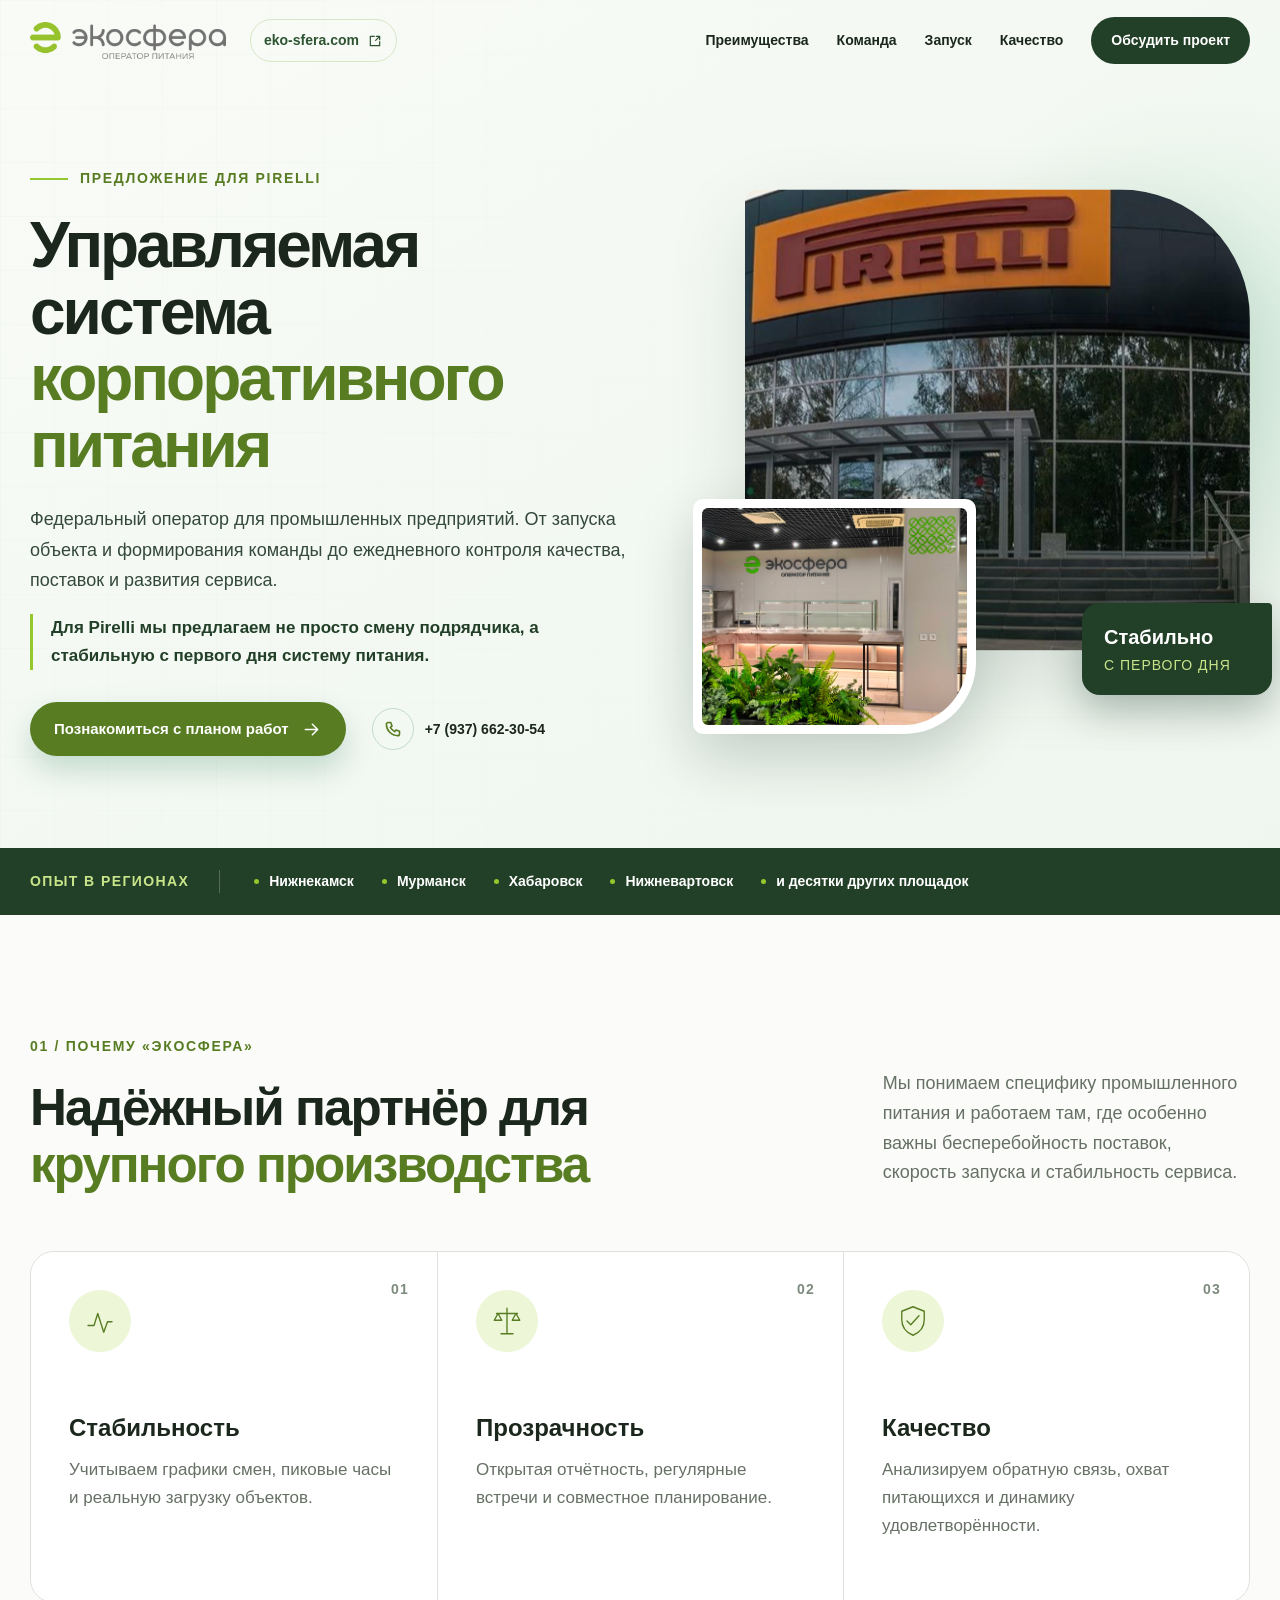
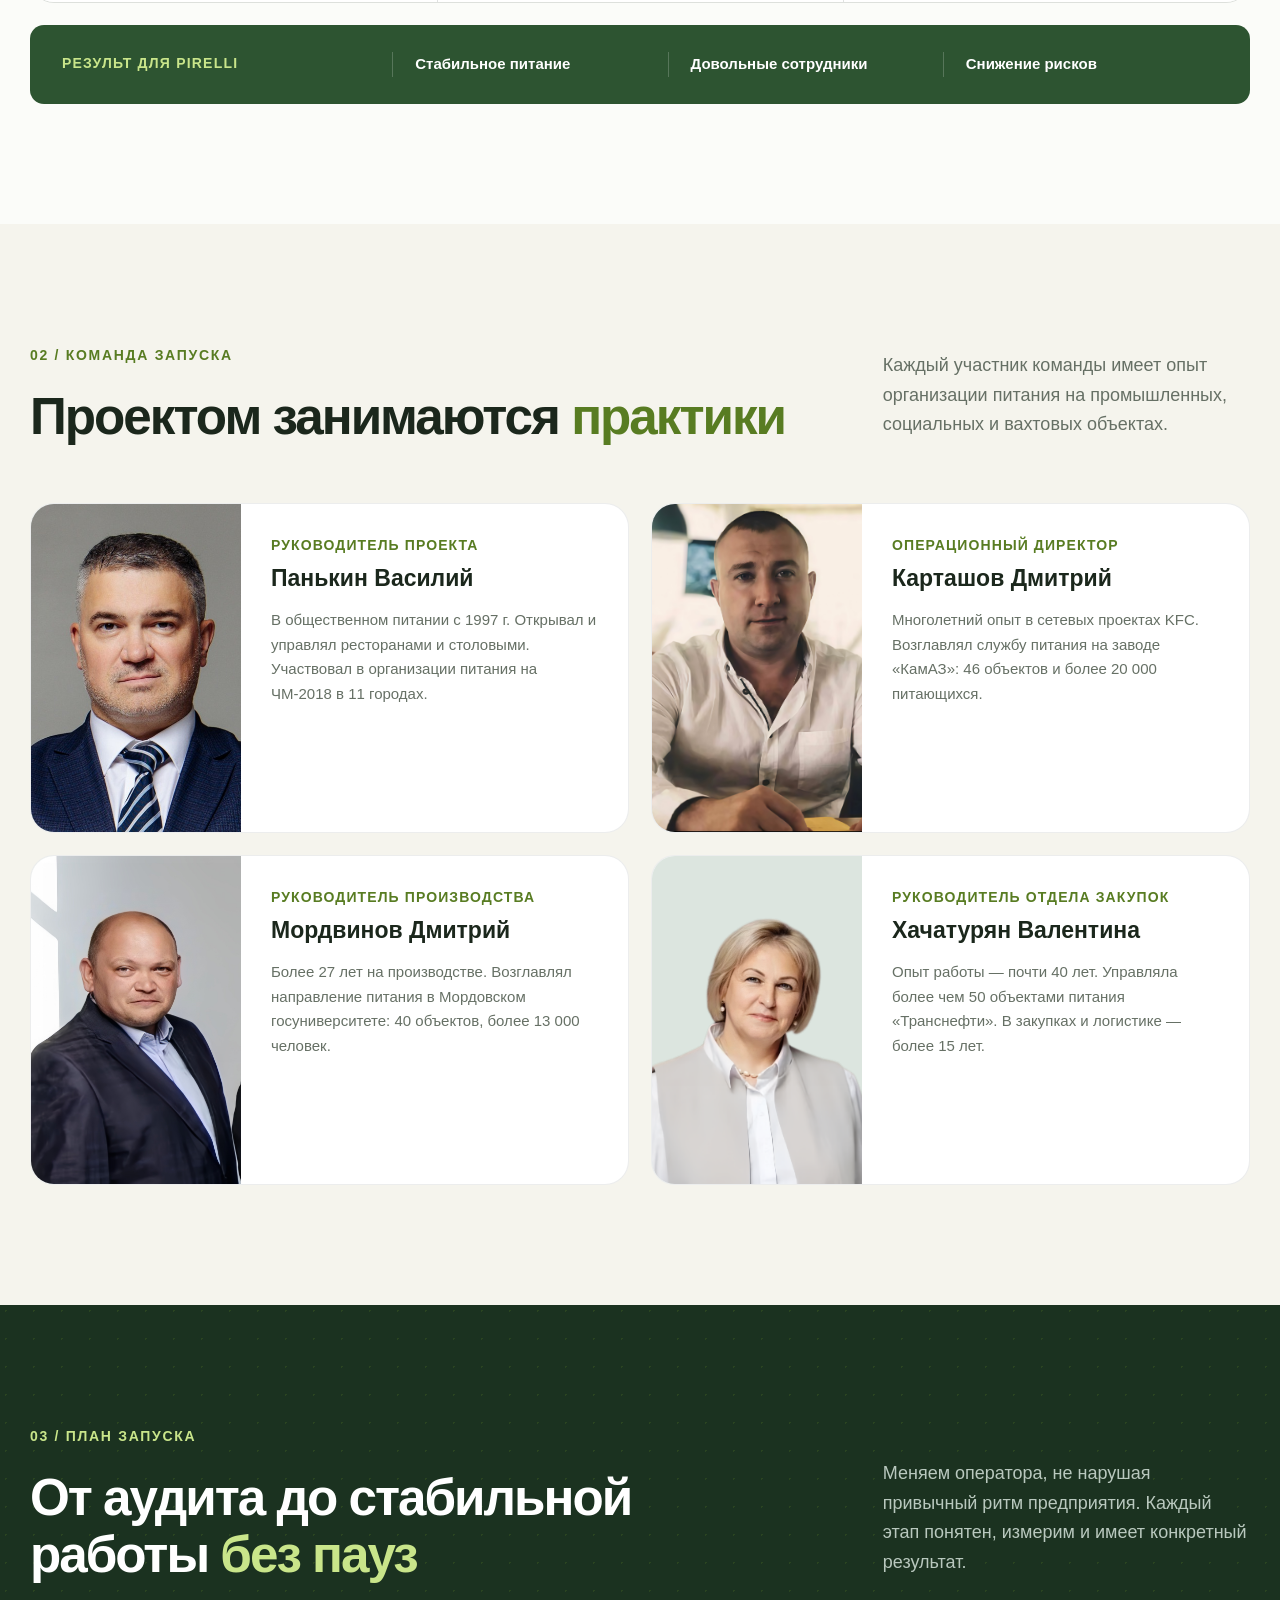
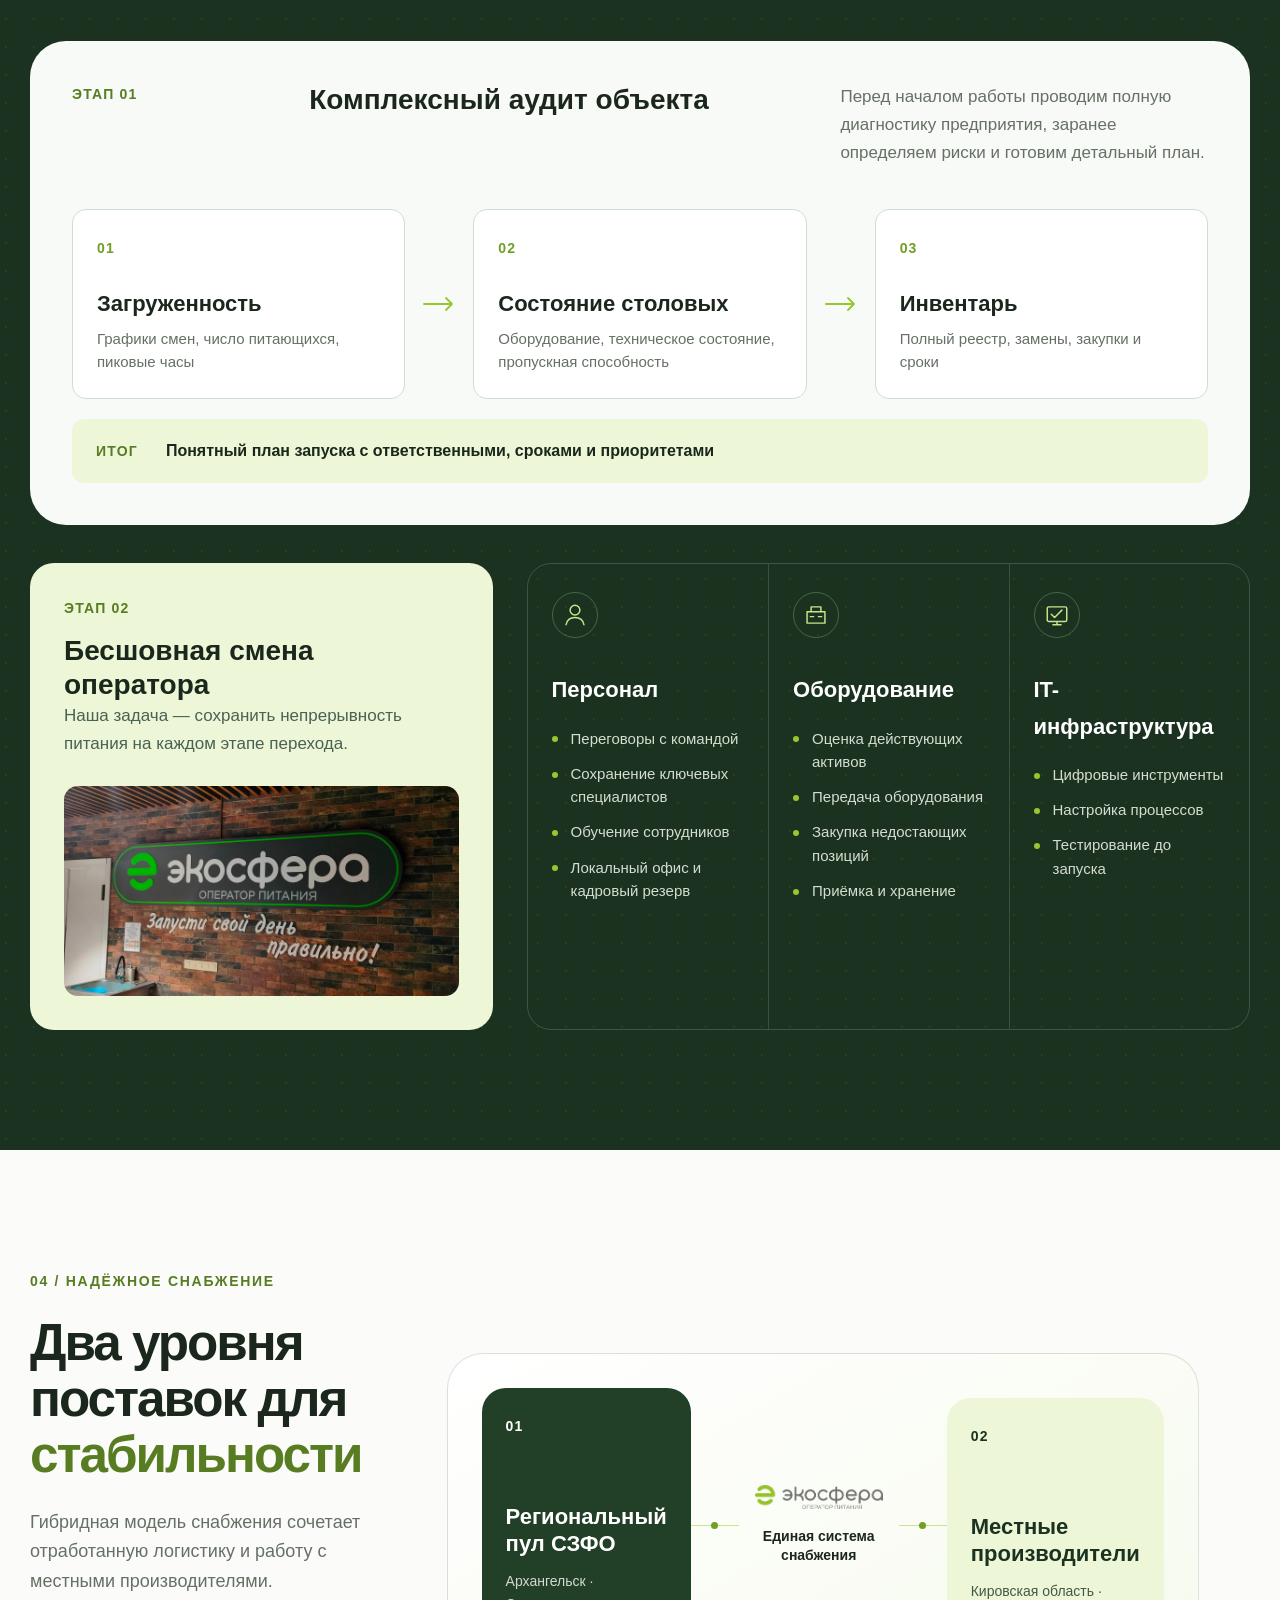
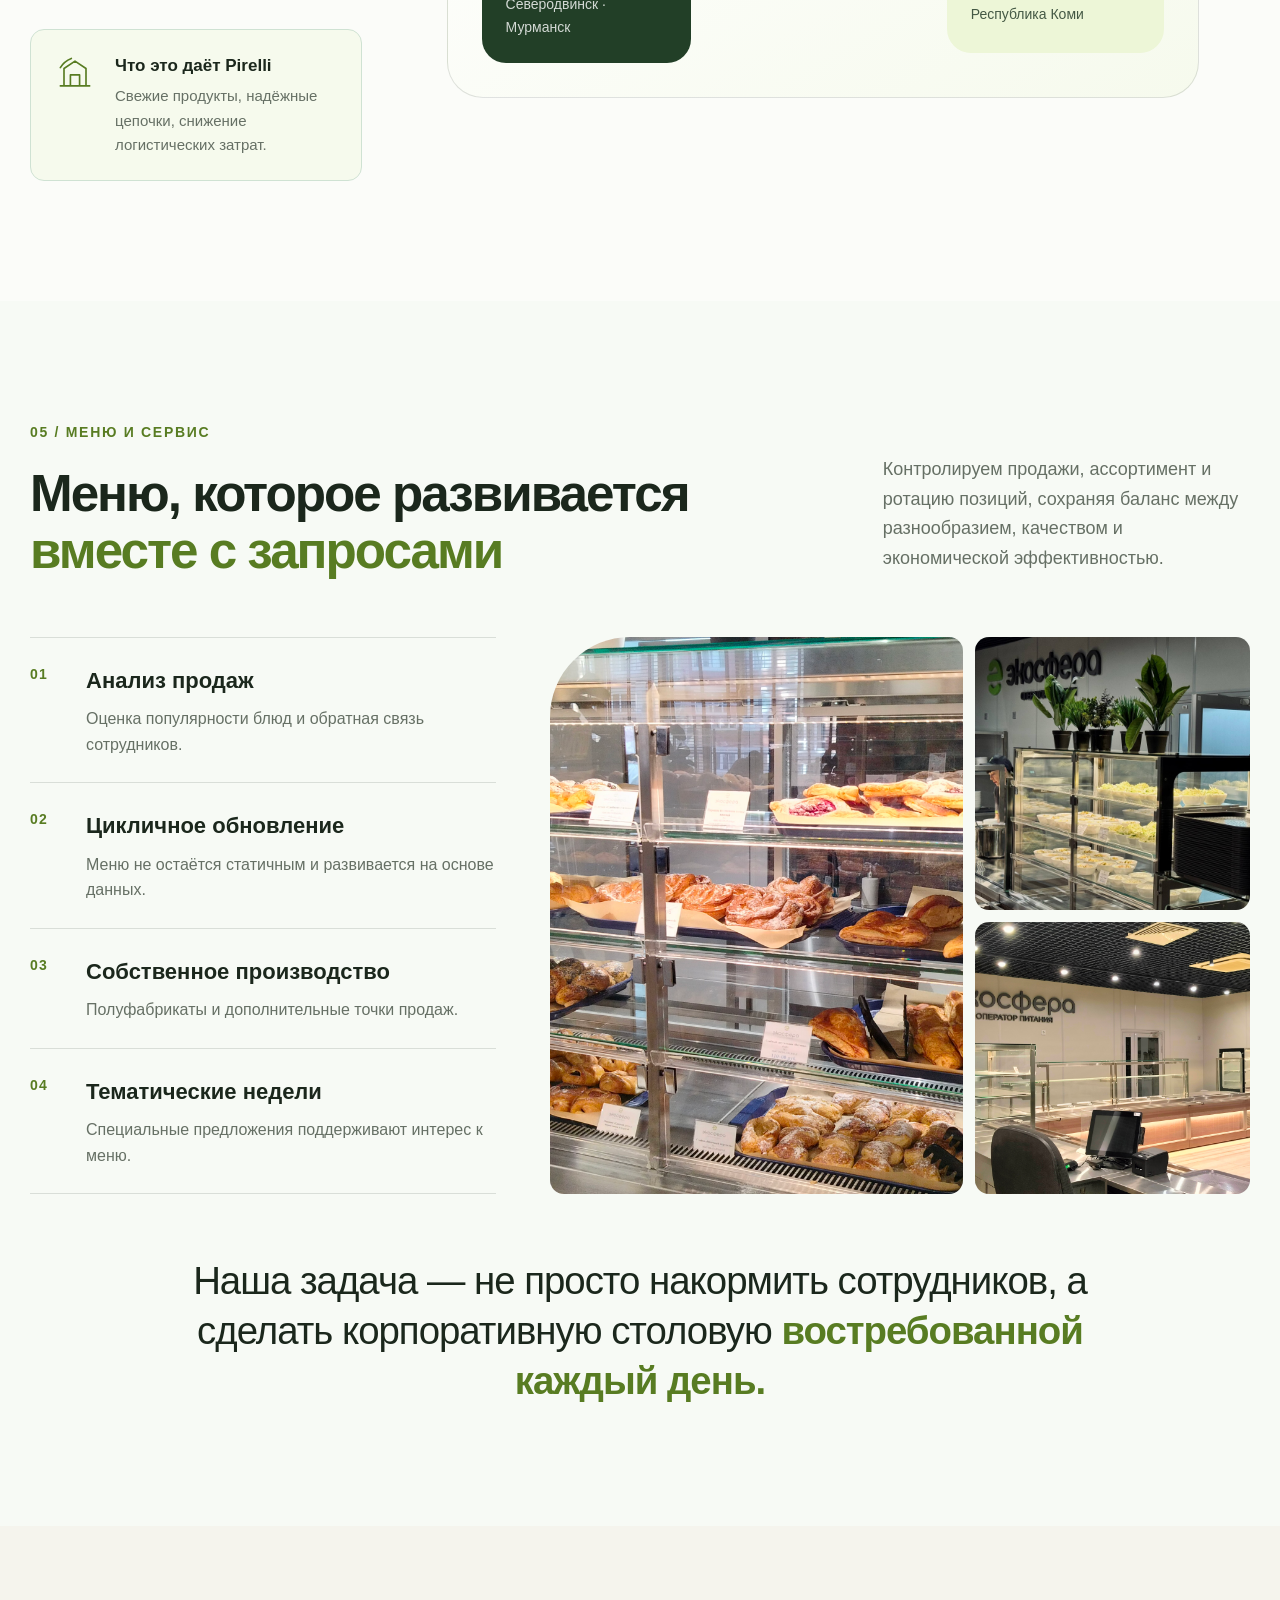
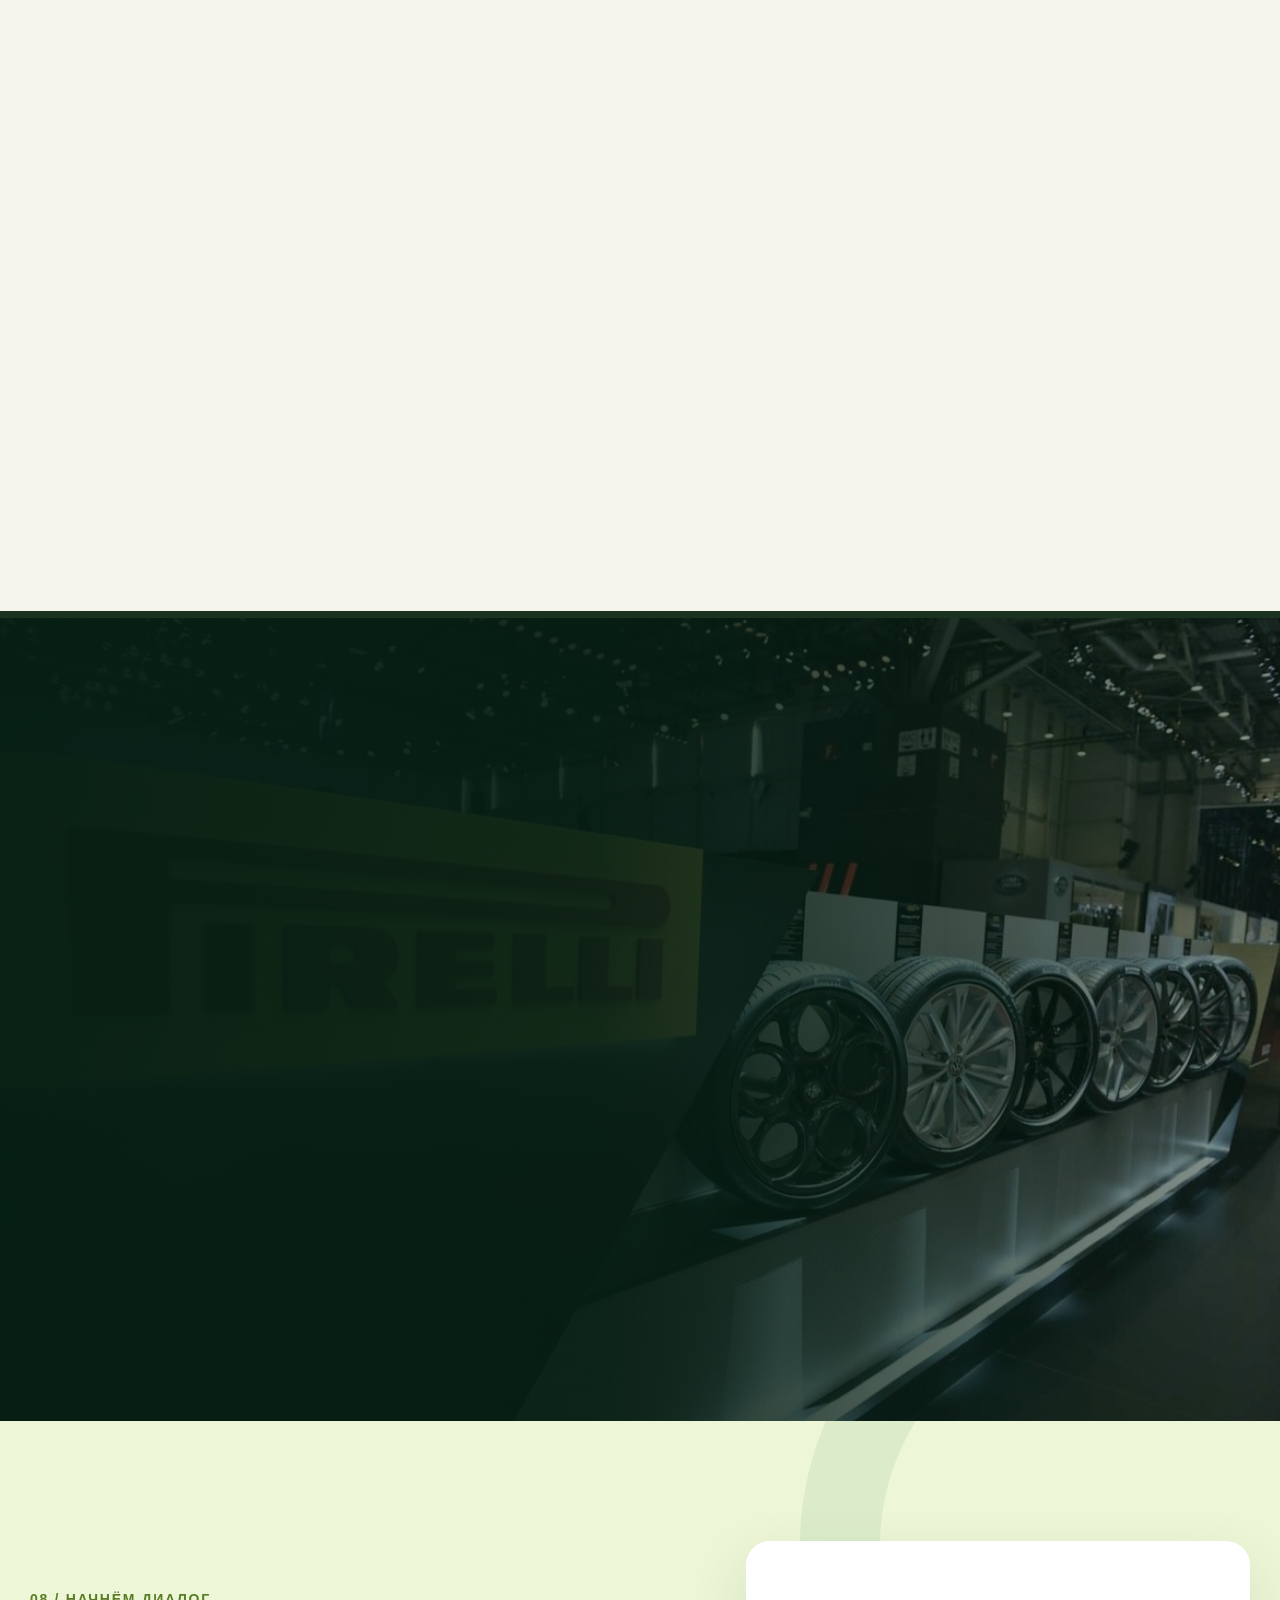
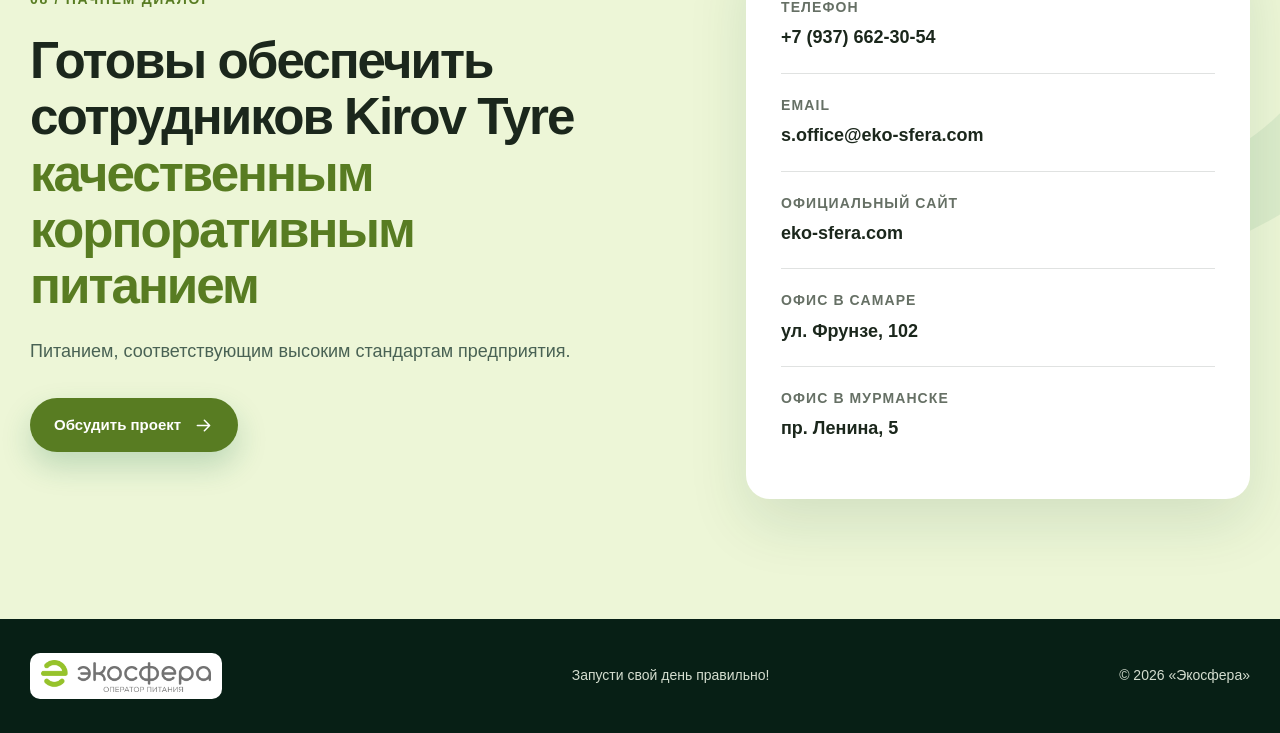
<file: index.html>
<!doctype html>
<html lang="ru">
<head>
  <meta charset="utf-8">
  <meta name="viewport" content="width=device-width, initial-scale=1">
  <meta name="description" content="«Экосфера» — федеральный оператор корпоративного питания для промышленных предприятий. Предложение для Pirelli.">
  <title>Экосфера для Pirelli — корпоративное питание</title>
  <link rel="icon" href="assets/favicon.svg" type="image/svg+xml">
  <link rel="stylesheet" href="styles.css">
  <script src="script.js" defer></script>
</head>
<body>
  <a class="skip-link" href="#main">Перейти к содержанию</a>

  <header class="site-header" data-header>
    <div class="container header-inner">
      <a class="brand" href="#top" aria-label="Экосфера — на главную">
        <img class="brand-logo" src="assets/logo.png" alt="Экосфера — оператор питания">
      </a>

      <a class="header-site-link" href="https://eko-sfera.com/" target="_blank" rel="noopener noreferrer" aria-label="Официальный сайт Экосферы — eko-sfera.com">
        <span>eko-sfera.com</span>
        <svg viewBox="0 0 24 24" aria-hidden="true"><path d="M14 5h5v5M13 11l6-6M19 13v6H5V5h6"/></svg>
      </a>

      <button class="menu-toggle" type="button" aria-expanded="false" aria-controls="site-nav" data-menu-toggle>
        <span></span><span></span><span></span>
        <span class="sr-only">Открыть меню</span>
      </button>

      <nav class="site-nav" id="site-nav" aria-label="Основная навигация" data-nav>
        <a href="#advantages">Преимущества</a>
        <a href="#team">Команда</a>
        <a href="#launch">Запуск</a>
        <a href="#quality">Качество</a>
        <a class="nav-cta" href="#contacts">Обсудить проект</a>
      </nav>
    </div>
  </header>

  <main id="main">
    <section class="hero" id="top">
      <div class="hero-grid-pattern" aria-hidden="true"></div>
      <div class="container hero-grid">
        <div class="hero-copy reveal">
          <p class="eyebrow"><span></span>Предложение для Pirelli</p>
          <h1>Управляемая система <em>корпоративного питания</em></h1>
          <p class="hero-lead">Федеральный оператор для промышленных предприятий. От запуска объекта и формирования команды до ежедневного контроля качества, поставок и развития сервиса.</p>
          <p class="hero-note">Для Pirelli мы предлагаем не просто смену подрядчика, а стабильную с первого дня систему питания.</p>
          <div class="hero-actions">
            <a class="button button-primary" href="#launch">Познакомиться с планом работ
              <svg viewBox="0 0 24 24" aria-hidden="true"><path d="M5 12h14M13 6l6 6-6 6"/></svg>
            </a>
            <a class="text-link" href="tel:+79376623054">
              <span class="icon-circle"><svg viewBox="0 0 24 24" aria-hidden="true"><path d="M7 4h3l1.5 4-2 1.5a15 15 0 0 0 5 5l1.5-2L20 14v3c0 1.1-.9 2-2 2C10.8 19 5 13.2 5 6c0-1.1.9-2 2-2Z"/></svg></span>
              +7 (937) 662-30-54
            </a>
          </div>
        </div>

        <div class="hero-visual reveal reveal-delay">
          <figure class="hero-main-image" data-parallax="hero">
            <img src="assets/pirelli-kirov.jpg" alt="Производственная площадка Pirelli в Кирове">
          </figure>
          <figure class="hero-inset-image">
            <img src="assets/ekosfera-hall.jpg" alt="Современный зал столовой «Экосфера»">
          </figure>
          <div class="hero-badge"><strong>Стабильно</strong><span>с первого дня</span></div>
        </div>
      </div>
    </section>

    <section class="city-strip" aria-label="География работы">
      <div class="container city-row">
        <p>Опыт в регионах</p>
        <div class="city-list"><span>Нижнекамск</span><span>Мурманск</span><span>Хабаровск</span><span>Нижневартовск</span><span>и десятки других площадок</span></div>
      </div>
    </section>

    <section class="section section-light" id="advantages">
      <div class="container">
        <div class="section-heading reveal">
          <div>
            <p class="section-index">01 / Почему «Экосфера»</p>
            <h2>Надёжный партнёр для <span>крупного производства</span></h2>
          </div>
          <p>Мы понимаем специфику промышленного питания и работаем там, где особенно важны бесперебойность поставок, скорость запуска и стабильность сервиса.</p>
        </div>

        <div class="principles-grid">
          <article class="principle-card reveal">
            <span class="card-number">01</span>
            <div class="line-icon"><svg viewBox="0 0 48 48" aria-hidden="true"><path d="M8 30h8l5-16 8 25 5-14h6"/></svg></div>
            <h3>Стабильность</h3>
            <p>Учитываем графики смен, пиковые часы и реальную загрузку объектов.</p>
          </article>
          <article class="principle-card reveal reveal-delay">
            <span class="card-number">02</span>
            <div class="line-icon"><svg viewBox="0 0 48 48" aria-hidden="true"><path d="M24 7v34M10 14h28M12 14l-5 9h10l-5-9Zm24 0-5 9h10l-5-9ZM16 41h16"/></svg></div>
            <h3>Прозрачность</h3>
            <p>Открытая отчётность, регулярные встречи и совместное планирование.</p>
          </article>
          <article class="principle-card reveal reveal-delay-2">
            <span class="card-number">03</span>
            <div class="line-icon"><svg viewBox="0 0 48 48" aria-hidden="true"><path d="M24 5 39 11v11c0 10-6.4 17.5-15 21-8.6-3.5-15-11-15-21V11l15-6Z"/><path d="m16 24 5 5 11-12"/></svg></div>
            <h3>Качество</h3>
            <p>Анализируем обратную связь, охват питающихся и динамику удовлетворённости.</p>
          </article>
        </div>

        <div class="result-band reveal">
          <span>Результ для Pirelli</span>
          <strong>Стабильное питание</strong>
          <strong>Довольные сотрудники</strong>
          <strong>Снижение рисков</strong>
        </div>
      </div>
    </section>

    <section class="section section-cream" id="team">
      <div class="container">
        <div class="section-heading reveal">
          <div>
            <p class="section-index">02 / Команда запуска</p>
            <h2>Проектом занимаются <span>практики</span></h2>
          </div>
          <p>Каждый участник команды имеет опыт организации питания на промышленных, социальных и вахтовых объектах.</p>
        </div>

        <div class="team-grid">
          <article class="team-card reveal">
            <div class="team-photo"><img src="assets/vasiliy-pankin.jpg" alt="Василий Панькин, руководитель проекта"></div>
            <div class="team-content"><p class="role">Руководитель проекта</p><h3>Панькин Василий</h3><p>В общественном питании с 1997 г. Открывал и управлял ресторанами и столовыми. Участвовал в организации питания на ЧМ-2018 в 11 городах.</p></div>
          </article>
          <article class="team-card reveal reveal-delay">
            <div class="team-photo"><img src="assets/dmitriy-kartashov.jpg" alt="Дмитрий Карташов, операционный директор"></div>
            <div class="team-content"><p class="role">Операционный директор</p><h3>Карташов Дмитрий</h3><p>Многолетний опыт в сетевых проектах KFC. Возглавлял службу питания на заводе «КамАЗ»: 46 объектов и более 20 000 питающихся.</p></div>
          </article>
          <article class="team-card reveal">
            <div class="team-photo"><img src="assets/dmitriy-mordvinov.jpg" alt="Дмитрий Мордвинов, руководитель производства"></div>
            <div class="team-content"><p class="role">Руководитель производства</p><h3>Мордвинов Дмитрий</h3><p>Более 27 лет на производстве. Возглавлял направление питания в Мордовском госуниверситете: 40 объектов, более 13 000 человек.</p></div>
          </article>
          <article class="team-card reveal reveal-delay">
            <div class="team-photo"><img src="assets/valentina-hachaturyan.png" alt="Валентина Хачатурян, руководитель отдела закупок"></div>
            <div class="team-content"><p class="role">Руководитель отдела закупок</p><h3>Хачатурян Валентина</h3><p>Опыт работы — почти 40 лет. Управляла более чем 50 объектами питания «Транснефти». В закупках и логистике — более 15 лет.</p></div>
          </article>
        </div>
      </div>
    </section>

    <section class="section section-dark" id="launch">
      <div class="container">
        <div class="section-heading section-heading-dark reveal">
          <div>
            <p class="section-index">03 / План запуска</p>
            <h2>От аудита до стабильной работы <span>без пауз</span></h2>
          </div>
          <p>Меняем оператора, не нарушая привычный ритм предприятия. Каждый этап понятен, измерим и имеет конкретный результат.</p>
        </div>

        <div class="audit-panel reveal">
          <div class="audit-intro">
            <span class="audit-label">Этап 01</span>
            <h3>Комплексный аудит объекта</h3>
            <p>Перед началом работы проводим полную диагностику предприятия, заранее определяем риски и готовим детальный план.</p>
          </div>
          <div class="audit-flow" aria-label="Схема аудита">
            <article><span>01</span><h4>Загруженность</h4><p>Графики смен, число питающихся, пиковые часы</p></article>
            <i aria-hidden="true"><svg viewBox="0 0 32 16"><path d="M1 8h28m-6-6 6 6-6 6"/></svg></i>
            <article><span>02</span><h4>Состояние столовых</h4><p>Оборудование, техническое состояние, пропускная способность</p></article>
            <i aria-hidden="true"><svg viewBox="0 0 32 16"><path d="M1 8h28m-6-6 6 6-6 6"/></svg></i>
            <article><span>03</span><h4>Инвентарь</h4><p>Полный реестр, замены, закупки и сроки</p></article>
          </div>
          <div class="audit-result"><span>Итог</span><strong>Понятный план запуска с ответственными, сроками и приоритетами</strong></div>
        </div>

        <div class="transition-block">
          <div class="transition-copy reveal">
            <p class="audit-label">Этап 02</p>
            <h3>Бесшовная смена оператора</h3>
            <p>Наша задача — сохранить непрерывность питания на каждом этапе перехода.</p>
            <img src="assets/ekosfera-sign.jpg" alt="Фирменная вывеска «Экосфера»">
          </div>
          <div class="transition-columns reveal reveal-delay">
            <article>
              <div class="mini-icon"><svg viewBox="0 0 32 32" aria-hidden="true"><path d="M16 16a6 6 0 1 0 0-12 6 6 0 0 0 0 12Zm-11 12c1-6 5-9 11-9s10 3 11 9"/></svg></div>
              <h4>Персонал</h4>
              <ul><li>Переговоры с командой</li><li>Сохранение ключевых специалистов</li><li>Обучение сотрудников</li><li>Локальный офис и кадровый резерв</li></ul>
            </article>
            <article>
              <div class="mini-icon"><svg viewBox="0 0 32 32" aria-hidden="true"><path d="M5 26h22V12H5v14Zm5-14V6h12v6M9 18h4m6 0h4"/></svg></div>
              <h4>Оборудование</h4>
              <ul><li>Оценка действующих активов</li><li>Передача оборудования</li><li>Закупка недостающих позиций</li><li>Приёмка и хранение</li></ul>
            </article>
            <article>
              <div class="mini-icon"><svg viewBox="0 0 32 32" aria-hidden="true"><rect x="4" y="6" width="24" height="18" rx="2"/><path d="M11 28h10M16 24v4m-7-13 4 4 9-9"/></svg></div>
              <h4>IT-инфраструктура</h4>
              <ul><li>Цифровые инструменты</li><li>Настройка процессов</li><li>Тестирование до запуска</li></ul>
            </article>
          </div>
        </div>
      </div>
    </section>

    <section class="section section-light" id="supply">
      <div class="container supply-grid">
        <div class="supply-copy reveal">
          <p class="section-index">04 / Надёжное снабжение</p>
          <h2>Два уровня поставок для <span>стабильности</span></h2>
          <p>Гибридная модель снабжения сочетает отработанную логистику и работу с местными производителями.</p>
          <div class="supply-benefit"><svg viewBox="0 0 48 48" aria-hidden="true"><path d="M8 37h32M12 37V18l12-8 12 8v19M19 37V25h10v12"/><path d="M8 17c3-5 7-8 12-10"/></svg><p><strong>Что это даёт Pirelli</strong><span>Свежие продукты, надёжные цепочки, снижение логистических затрат.</span></p></div>
        </div>
        <div class="supply-diagram reveal reveal-delay" aria-label="Схема снабжения">
          <article class="supply-node supply-node-one"><span>01</span><h3>Региональный пул СЗФО</h3><p>Архангельск · Северодвинск · Мурманск</p></article>
          <div class="supply-line" aria-hidden="true"><i></i><b></b><i></i></div>
          <article class="supply-center"><img class="supply-logo" src="assets/logo.png" alt="Экосфера"><strong>Единая система снабжения</strong></article>
          <div class="supply-line" aria-hidden="true"><i></i><b></b><i></i></div>
          <article class="supply-node supply-node-two"><span>02</span><h3>Местные производители</h3><p>Кировская область · Республика Коми</p></article>
        </div>
      </div>
    </section>

    <section class="section section-gallery" id="menu">
      <div class="container">
        <div class="section-heading reveal">
          <div>
            <p class="section-index">05 / Меню и сервис</p>
            <h2>Меню, которое развивается <span>вместе с запросами</span></h2>
          </div>
          <p>Контролируем продажи, ассортимент и ротацию позиций, сохраняя баланс между разнообразием, качеством и экономической эффективностью.</p>
        </div>

        <div class="menu-layout">
          <div class="menu-list reveal">
            <article><span>01</span><div><h3>Анализ продаж</h3><p>Оценка популярности блюд и обратная связь сотрудников.</p></div></article>
            <article><span>02</span><div><h3>Цикличное обновление</h3><p>Меню не остаётся статичным и развивается на основе данных.</p></div></article>
            <article><span>03</span><div><h3>Собственное производство</h3><p>Полуфабрикаты и дополнительные точки продаж.</p></div></article>
            <article><span>04</span><div><h3>Тематические недели</h3><p>Специальные предложения поддерживают интерес к меню.</p></div></article>
          </div>
          <div class="photo-grid reveal reveal-delay">
            <figure class="photo-tall"><img src="assets/ekosfera-food-display.jpg" alt="Выкладка свежей выпечки в столовой «Экосфера»"></figure>
            <figure><img src="assets/ekosfera-counter.jpeg" alt="Линия раздачи «Экосфера»"></figure>
            <figure><img src="assets/ekosfera-hall-side.jpg" alt="Интерьер столовой «Экосфера»"></figure>
          </div>
        </div>
        <p class="menu-claim reveal">Наша задача — не просто накормить сотрудников, а сделать корпоративную столовую <strong>востребованной каждый день.</strong></p>
      </div>
    </section>

    <section class="section section-cream" id="quality">
      <div class="container quality-grid">
        <div class="quality-copy reveal">
          <p class="section-index">06 / Контроль качества</p>
          <h2>Слышим сотрудников. <span>Видим динамику.</span></h2>
          <p>Вопросы питания решаются в режиме реального времени, а качество оценивается не по ощущениям, а по данным.</p>
          <div class="quality-stat"><strong>30</strong><span>секунд на оценку качества по QR-коду</span></div>
        </div>
        <div class="quality-cards reveal reveal-delay">
          <article>
            <div class="quality-card-head"><span>01</span><h3>Оперативная связь</h3></div>
            <ul><li>Чаты в Telegram и Max</li><li>QR-код на сайте столовой</li><li>ИИ-голосовые помощники</li><li>Прямой звонок в офис</li></ul>
          </article>
          <article>
            <div class="quality-card-head"><span>02</span><h3>Метрики качества</h3></div>
            <ul><li>Регулярные NPS-опросы</li><li>Замеры охвата не реже двух раз в год</li><li>Анализ динамики</li><li>План улучшений</li></ul>
          </article>
          <div class="quality-cycle" aria-label="Цикл контроля качества">
            <span><b>01</b>Сигнал</span><i aria-hidden="true"></i>
            <span><b>02</b>Метрика</span><i aria-hidden="true"></i>
            <span><b>03</b>Улучшение</span>
          </div>
        </div>
      </div>
    </section>

    <section class="partnership" id="partnership">
      <div class="partnership-image" data-parallax="backdrop"><img src="assets/pirelli-showroom.jpg" alt="Шоурум Pirelli"></div>
      <div class="container partnership-inner">
        <div class="partnership-copy reveal">
          <p class="section-index">07 / Стратегическое партнёрство</p>
          <h2>Мы рассматриваем Pirelli не как одного из многих клиентов, а как <span>стратегического партнёра</span></h2>
          <p>Наш успех измеряется качеством питания, уровнем удовлетворённости сотрудников и стабильностью всей системы.</p>
        </div>
        <div class="partnership-points reveal reveal-delay">
          <article><span>01</span><div><h3>Полная прозрачность</h3><p>Открытая отчётность, встречи и совместное планирование.</p></div></article>
          <article><span>02</span><div><h3>Понимание специфики</h3><p>Учитываем процессы, графики смен и корпоративную культуру.</p></div></article>
          <article><span>03</span><div><h3>Измеримый результат</h3><p>Стабильное питание, высокий сервис и минимизация рисков.</p></div></article>
        </div>
      </div>
    </section>

    <section class="contact-section" id="contacts">
      <div class="container contact-grid">
        <div class="contact-copy reveal">
          <p class="section-index">08 / Начнём диалог</p>
          <h2>Готовы обеспечить сотрудников Kirov Tyre <span>качественным корпоративным питанием</span></h2>
          <p>Питанием, соответствующим высоким стандартам предприятия.</p>
          <a class="button button-primary" href="mailto:s.office@eko-sfera.com?subject=Корпоративное%20питание%20Pirelli">Обсудить проект
            <svg viewBox="0 0 24 24" aria-hidden="true"><path d="M5 12h14M13 6l6 6-6 6"/></svg>
          </a>
        </div>
        <address class="contact-card reveal reveal-delay">
          <a href="tel:+79376623054"><span>Телефон</span><strong>+7 (937) 662-30-54</strong></a>
          <a href="mailto:s.office@eko-sfera.com"><span>Email</span><strong>s.office@eko-sfera.com</strong></a>
          <a href="https://eko-sfera.com/" target="_blank" rel="noopener noreferrer"><span>Официальный сайт</span><strong>eko-sfera.com</strong></a>
          <div><span>Офис в Самаре</span><strong>ул. Фрунзе, 102</strong></div>
          <div><span>Офис в Мурманске</span><strong>пр. Ленина, 5</strong></div>
        </address>
      </div>
    </section>
  </main>

  <footer class="site-footer">
    <div class="container footer-inner">
      <a class="brand brand-light" href="#top">
        <img class="brand-logo" src="assets/logo.png" alt="Экосфера — оператор питания">
      </a>
      <p>Запусти свой день правильно!</p>
      <p class="copyright">© <span data-year></span> «Экосфера»</p>
    </div>
  </footer>
</body>
</html>
</file>
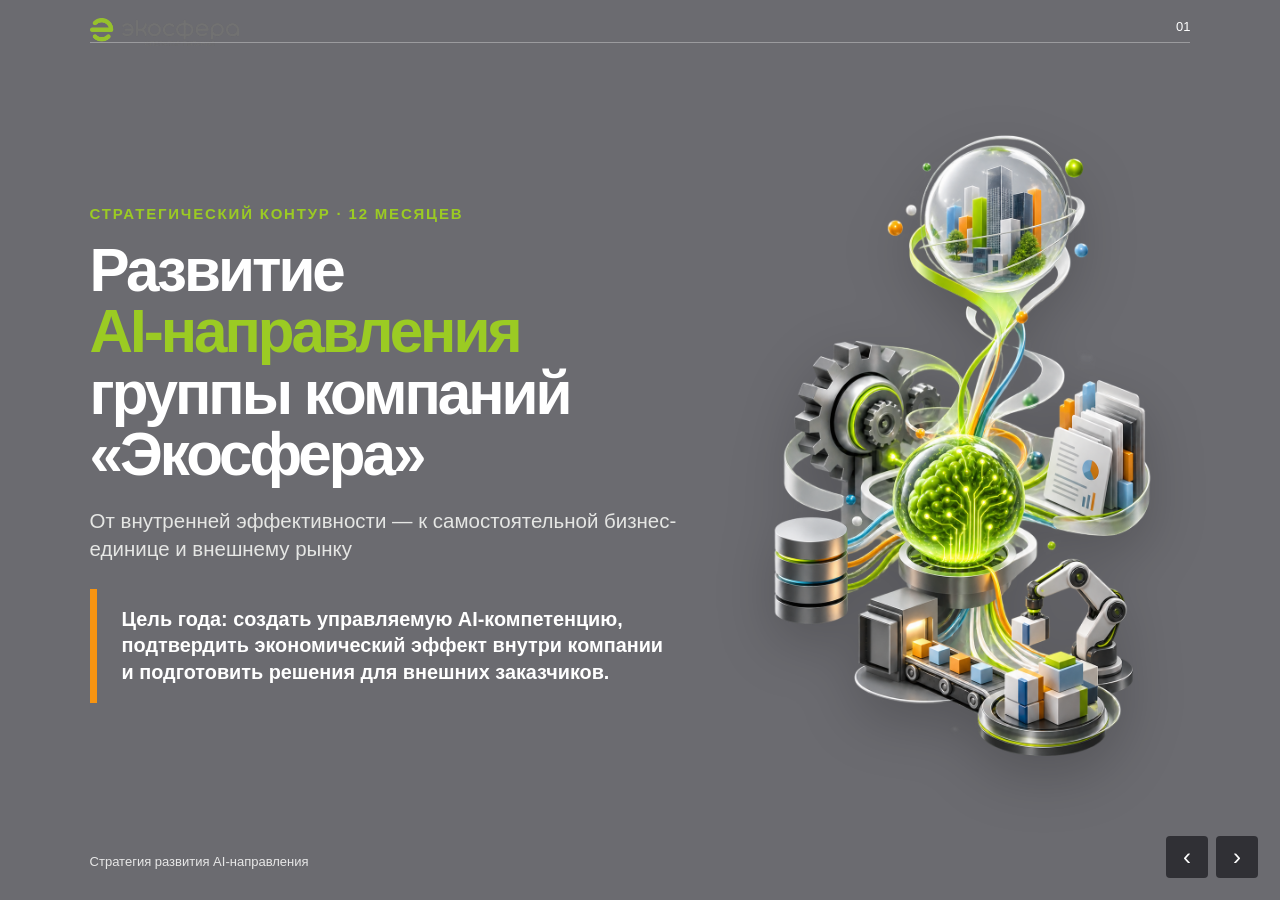
<file: ai-strategy/index.html>
<!doctype html>
<html lang="ru">
<head>
<meta charset="utf-8"><meta name="viewport" content="width=device-width,initial-scale=1">
<title>AI-направление Экосферы — стратегия на 12 месяцев</title>
<style>
:root{--green:#9BCB23;--orange:#F79411;--blue:#66B5DF;--graphite:#6B6B70;--ink:#25262A;--paper:#F7F8F5;--muted:#76777B;--line:#DFE2DD}*{box-sizing:border-box}html,body{height:100%;margin:0;background:#151617;color:var(--ink);font-family:"Gotham Pro","Century Gothic","Montserrat",Arial,sans-serif}.deck{height:100vh;overflow:hidden}.slide{display:none;position:relative;width:100vw;height:100vh;padding:5.6vw 7vw 5vw;background:var(--paper);overflow:hidden}.slide.active{display:flex;flex-direction:column}.slide.dark{background:var(--graphite);color:#fff}.slide.green{background:var(--green)}.topline{position:absolute;left:7vw;right:7vw;top:3.3vw;height:1px;background:var(--line)}.dark .topline{background:rgba(255,255,255,.32)}.brand{position:absolute;top:1.4vw;left:7vw;display:flex;align-items:center}.brand img{height:28px;width:auto;display:block;object-fit:contain}.page{position:absolute;right:7vw;top:1.5vw;font-size:13px;color:var(--muted)}.dark .page{color:#fff}.kicker{font-size:15px;font-weight:700;letter-spacing:.12em;text-transform:uppercase;color:var(--orange);margin:0 0 18px}.dark .kicker{color:var(--green)}h1,h2,h3,p{margin:0}h1{font-size:clamp(38px,5.7vw,92px);line-height:1.02;letter-spacing:-.05em;max-width:1080px}h2{font-size:clamp(30px,3.8vw,64px);line-height:1.05;letter-spacing:-.045em;max-width:1100px}h3{font-size:21px;line-height:1.2}.lead{font-size:clamp(19px,2vw,30px);line-height:1.35;max-width:900px;color:var(--muted);margin-top:28px}.dark .lead{color:#E5E6E4}.accent{color:var(--green)}.footer{position:absolute;left:7vw;bottom:2.4vw;font-size:13px;color:var(--muted)}.dark .footer{color:#E7E7E7}.quote{border-left:7px solid var(--green);padding:17px 0 17px 25px;margin-top:34px;max-width:1110px;font-size:clamp(19px,2.05vw,30px);font-weight:700;line-height:1.35}.dark .quote{border-color:var(--orange)}.cards{display:grid;grid-template-columns:repeat(3,1fr);gap:20px;margin-top:38px}.card{border:1px solid var(--line);padding:27px 25px;min-height:245px;background:#fff}.card .num{font-size:50px;line-height:1;color:var(--green);font-weight:700;margin-bottom:18px}.card p{margin-top:13px;font-size:17px;line-height:1.42;color:var(--muted)}.dark .card{background:rgba(255,255,255,.08);border-color:rgba(255,255,255,.2)}.dark .card p{color:#E7E7E7}.flow{display:grid;grid-template-columns:1.2fr 42px 1.2fr 42px 1.2fr;align-items:center;gap:10px;margin-top:43px}.flow .node{min-height:250px;padding:27px;background:#fff;border-top:12px solid var(--green)}.flow .node:nth-child(3){border-top-color:var(--blue)}.flow .node:nth-child(5){border-top-color:var(--orange)}.node small{display:block;font-weight:700;color:var(--muted);letter-spacing:.09em;text-transform:uppercase;margin-bottom:16px}.node h3{font-size:25px}.node p{margin-top:16px;color:var(--muted);font-size:17px;line-height:1.4}.arrow{text-align:center;font-size:38px;color:var(--graphite)}.grid2{display:grid;grid-template-columns:1fr 1fr;gap:28px;margin-top:38px}.panel{border:1px solid var(--line);padding:28px;background:#fff}.panel h3{margin-bottom:18px}.panel ul{margin:0;padding:0;list-style:none}.panel li{padding:10px 0;border-top:1px solid var(--line);font-size:17px;line-height:1.35}.panel li:first-child{border-top:0}.panel li:before{content:"— ";color:var(--green);font-weight:700}.priority{display:grid;grid-template-columns:210px 1fr;gap:32px;align-items:start;margin-top:37px}.priority .label{font-size:22px;font-weight:700;color:var(--graphite);padding-top:7px}.priority .items{display:grid;grid-template-columns:repeat(3,1fr);gap:16px}.item{padding:24px;background:#fff;border:1px solid var(--line);min-height:206px}.item h3{font-size:22px}.item p{font-size:16px;line-height:1.42;color:var(--muted);margin-top:13px}.architecture{display:grid;grid-template-columns:1fr 1.2fr 1fr;gap:20px;align-items:center;margin-top:38px}.archbox{padding:25px;min-height:230px;border:2px solid var(--line);background:#fff}.archbox.core{border-color:var(--green);background:linear-gradient(135deg,#fff,#F0F7DB)}.archbox h3{margin-bottom:15px}.archbox p{font-size:17px;line-height:1.38;color:var(--muted)}.pill{display:inline-block;padding:8px 12px;background:rgba(155,203,35,.18);font-weight:700;font-size:14px;margin-bottom:14px}.timeline{display:grid;grid-template-columns:repeat(4,1fr);gap:0;margin-top:46px;border-top:5px solid var(--green)}.quarter{position:relative;padding:26px 24px 0;min-height:315px;border-left:1px solid var(--line)}.quarter:first-child{border-left:0}.quarter:before{content:"";position:absolute;top:-14px;left:24px;width:22px;height:22px;border-radius:50%;background:var(--green)}.quarter h3{font-size:28px}.quarter p{font-size:16px;line-height:1.45;color:var(--muted);margin-top:17px}.result{font-weight:700;color:var(--ink)!important;border-top:1px solid var(--line);padding-top:16px;margin-top:16px!important}.gates{display:grid;grid-template-columns:repeat(2,1fr);gap:18px;margin-top:40px}.gate{display:flex;gap:18px;align-items:flex-start;padding:22px 24px;background:#fff;border-left:9px solid var(--orange);min-height:118px}.gate span{font-size:32px;color:var(--orange);font-weight:700;line-height:.9}.gate p{font-size:18px;line-height:1.35;color:var(--ink)}.ending{justify-content:center}.ending h2{max-width:980px}.controls{position:fixed;right:22px;bottom:22px;z-index:5;display:flex;gap:8px}.controls button{border:0;border-radius:4px;background:rgba(37,38,42,.84);color:#fff;width:42px;height:42px;font-size:24px;cursor:pointer}.controls button:hover{background:var(--green)}@media(max-width:850px){.slide{padding:80px 28px 65px;overflow:auto}.topline{left:28px;right:28px;top:62px}.brand{left:28px;top:20px}.brand img{height:22px}.page{right:28px;top:26px}.footer{left:28px;bottom:20px}.cards,.priority .items,.architecture,.flow,.timeline{grid-template-columns:1fr}.flow{gap:8px}.arrow{transform:rotate(90deg)}.priority{grid-template-columns:1fr}.timeline{border-left:5px solid var(--green);border-top:0}.quarter{border-left:0;border-top:1px solid var(--line);padding-left:30px;min-height:auto}.quarter:before{top:22px;left:-14px}.grid2{grid-template-columns:1fr}}
</style>
<style>
.hero-slide .hero-layout{display:grid;grid-template-columns:minmax(0,1.35fr) minmax(320px,.65fr);gap:4vw;align-items:center;height:100%}.hero-slide .hero-copy h1{font-size:clamp(42px,4.7vw,78px);max-width:850px}.hero-slide .hero-copy .lead{font-size:clamp(18px,1.6vw,26px);max-width:760px;margin-top:22px}.hero-slide .hero-copy .quote{font-size:clamp(17px,1.55vw,24px);max-width:820px;margin-top:26px}.strategy-visual{display:grid;gap:13px;align-content:center}.strategy-step{position:relative;padding:19px 21px 19px 64px;border:1px solid rgba(255,255,255,.26);background:rgba(255,255,255,.08)}.strategy-step b{position:absolute;left:18px;top:50%;transform:translateY(-50%);display:grid;place-items:center;width:31px;height:31px;border-radius:50%;background:var(--green);color:#263014;font-size:13px}.strategy-step strong{display:block;font-size:17px}.strategy-step small{display:block;margin-top:4px;color:#e9e9e9;font-size:13px;line-height:1.35}.strategy-link{width:2px;height:18px;margin:-2px 0 -2px 33px;background:var(--orange)}
.target-slide .cards{margin-top:24px}.target-slide .card{min-height:205px}.text-num{font-size:32px!important;letter-spacing:-.03em}.target-strip,.pilot-strip,.growth-visual{display:flex;align-items:center;justify-content:center;gap:12px;margin-top:22px}.target-strip span,.pilot-strip span,.growth-visual span{display:flex;align-items:center;justify-content:center;min-height:54px;padding:10px 20px;border:2px solid #263014;background:rgba(255,255,255,.22);font-size:15px;font-weight:700;text-align:center}.target-strip i,.pilot-strip i,.growth-visual i{width:30px;height:2px;background:#263014;position:relative}.target-strip i:after,.pilot-strip i:after,.growth-visual i:after{content:"";position:absolute;right:0;top:-4px;width:8px;height:8px;border-top:2px solid #263014;border-right:2px solid #263014;transform:rotate(45deg)}
.light-quote{font-size:clamp(17px,1.65vw,24px);max-width:1280px;margin-top:26px}.long-kicker{max-width:940px;line-height:1.35}
.foundation-slide h2{font-size:clamp(34px,3.5vw,58px)}.foundation-grid{display:grid;grid-template-columns:.85fr 1.1fr 1.05fr;gap:18px;margin-top:28px}.foundation-card{min-height:290px;padding:23px}.foundation-card .num{font-size:38px}.foundation-card h3{font-size:19px}.foundation-card p{font-size:15px!important;line-height:1.38!important}.foundation-card p+p{margin-top:10px}.server-card{border-color:rgba(155,203,35,.72)!important;background:linear-gradient(145deg,rgba(155,203,35,.14),rgba(255,255,255,.07))!important}.server-note{margin-top:18px;padding:13px 18px;border-left:5px solid var(--green);background:rgba(255,255,255,.08);font-size:15px;line-height:1.4;color:#f1f1f1}
.market-slide .cards{margin-top:24px}.market-slide .card{min-height:220px;padding:21px}.market-slide .card .num{font-size:38px;margin-bottom:13px}.market-slide .card p{font-size:15px}.pilot-strip{margin-top:17px}.pilot-strip span{border-color:var(--green);background:#fff;min-height:48px;padding:8px 16px}.pilot-strip i{background:var(--orange)}.pilot-strip i:after{border-color:var(--orange)}
.ending-slide{justify-content:center}.ending-slide h2{font-size:clamp(32px,3.4vw,57px);max-width:1100px}.ending-slide .quote{margin-top:25px}.growth-visual{justify-content:flex-start;margin-top:30px}.growth-visual span{min-width:150px;border-color:#263014;background:rgba(255,255,255,.28)}
.hero-slide .hero-layout{grid-template-columns:minmax(0,1.14fr) minmax(390px,.86fr);gap:2vw}.strategy-visual{min-height:clamp(570px,76vh,760px);background:url('assets/ai-core.png') center/contain no-repeat;filter:drop-shadow(0 20px 28px rgba(0,0,0,.2))}.strategy-visual>*{display:none}
.target-slide .card{min-height:190px;padding:20px}.target-slide .card p{font-size:15px;line-height:1.35}.target-strip{position:absolute;z-index:0;left:7vw;right:7vw;bottom:0;height:clamp(330px,45vh,430px);margin:0;background:url('assets/internal-ecosystem.png') center/contain no-repeat;filter:drop-shadow(0 16px 22px rgba(38,48,20,.17))}.target-slide .cards,.target-slide h2,.target-slide .kicker{position:relative;z-index:1}.target-strip>span,.target-strip>i{display:none}
.market-slide .card{min-height:200px;padding:18px}.market-slide .card .num{font-size:34px;margin-bottom:9px}.market-slide .card p{font-size:14px;line-height:1.32}.pilot-strip{position:absolute;z-index:0;left:7vw;right:7vw;bottom:0;height:clamp(330px,44vh,420px);margin:0;background:url('assets/market-bridge.png') center/contain no-repeat;filter:drop-shadow(0 16px 22px rgba(37,38,42,.14))}.market-slide .cards,.market-slide h2,.market-slide .kicker{position:relative;z-index:1}.pilot-strip>span,.pilot-strip>i{display:none}
.growth-visual{flex:0 0 clamp(300px,36vh,360px);width:min(100%,900px);height:clamp(300px,36vh,360px);margin:0 auto;background:url('assets/growth-tree.png') center/contain no-repeat;filter:drop-shadow(0 16px 24px rgba(38,48,20,.22))}.growth-visual>span,.growth-visual>i{display:none}.ending-slide .quote{margin-top:0;padding:10px 0 10px 20px;font-size:clamp(18px,1.7vw,24px)}
.slide:nth-child(2) .flow{margin-top:36px}.slide:nth-child(2) .quote{margin-top:27px}
.slide:nth-child(7) .architecture{margin-top:30px}.slide:nth-child(7) .quote{margin-top:22px;padding-top:12px;padding-bottom:12px}
.slide:nth-child(9) .flow{margin-top:24px}.slide:nth-child(9) .flow .node{min-height:190px;padding:18px;border-top-width:9px}.slide:nth-child(9) .node small{margin-bottom:10px}.slide:nth-child(9) .node h3{font-size:22px}.slide:nth-child(9) .node p{margin-top:11px;font-size:15px;line-height:1.34}.slide:nth-child(9) .grid2{margin-top:22px;gap:22px}.slide:nth-child(9) .panel{padding:17px 21px}.slide:nth-child(9) .panel h3{margin-bottom:8px}.slide:nth-child(9) .panel li{padding:5px 0;font-size:15px;line-height:1.25}
@media(max-width:850px){.hero-slide .hero-layout{grid-template-columns:1fr;height:auto}.strategy-visual{min-height:300px;margin-top:20px;background-size:contain}.foundation-grid{grid-template-columns:1fr}.target-strip,.pilot-strip,.growth-visual{position:static;left:auto;right:auto;bottom:auto;flex-direction:column;flex-basis:240px;height:240px;background-size:contain}.target-strip i,.pilot-strip i,.growth-visual i{width:2px;height:18px}.target-strip i:after,.pilot-strip i:after,.growth-visual i:after{right:-3px;top:8px;transform:rotate(135deg)}}
</style>
</head><body><script>document.addEventListener('DOMContentLoaded',()=>{const words='в|во|на|к|ко|с|со|о|об|от|до|по|из|за|у|и|а|но|или|для|при|под|над|без|про';const pattern=new RegExp('(^|[\\s\\u00a0(\\[«„—–-])('+words+')\\s+(?=[А-Яа-яЁёA-Za-z0-9«„])','giu');const walker=document.createTreeWalker(document.body,NodeFilter.SHOW_TEXT);const nodes=[];while(walker.nextNode())nodes.push(walker.currentNode);nodes.forEach(node=>{if(!node.nodeValue.trim()||node.parentElement?.closest('script,style'))return;let value=node.nodeValue;for(let pass=0;pass<3;pass++)value=value.replace(pattern,'$1$2\u00a0');node.nodeValue=value})});</script><main class="deck">
<section class="slide dark active hero-slide"><div class="brand"><img src="logo.png" alt="Экосфера — оператор питания"></div><div class="page">01</div><div class="topline"></div><div class="hero-layout"><div class="hero-copy"><p class="kicker">Стратегический контур · 12 месяцев</p><h1>Развитие <span class="accent">AI‑направления</span><br>группы компаний «Экосфера»</h1><p class="lead">От внутренней эффективности — к самостоятельной бизнес-единице и внешнему рынку</p><div class="quote">Цель года: создать управляемую AI-компетенцию, подтвердить экономический эффект внутри компании и подготовить решения для внешних заказчиков.</div></div><div class="strategy-visual" aria-label="Логика развития AI-направления"><div class="strategy-step"><b>01</b><strong>Процессы внутри</strong><small>Автоматизация и накопление компетенций</small></div><div class="strategy-link"></div><div class="strategy-step"><b>02</b><strong>Измеримый эффект</strong><small>Скорость, качество и экономический результат</small></div><div class="strategy-link"></div><div class="strategy-step"><b>03</b><strong>Решения заказчикам</strong><small>Проверенные технологии для внешнего рынка</small></div></div></div><div class="footer">Стратегия развития AI-направления</div></section>
<section class="slide"><div class="brand"><img src="logo.png" alt="Экосфера"></div><div class="page">02</div><div class="topline"></div><p class="kicker">Стратегическая модель</p><h2>Сначала доказываем ценность <span class="accent">внутри</span>. Затем масштабируем за пределы компании.</h2><div class="flow"><div class="node"><small>Шаг 01</small><h3>Внутренняя автоматизация</h3><p>Сокращаем ручной труд, сроки и зависимость от подрядчиков на собственных процессах.</p></div><div class="arrow">→</div><div class="node"><small>Шаг 02</small><h3>Надежный фундамент</h3><p>Инфраструктура, интеграции с 1С, правила данных и информационная безопасность.</p></div><div class="arrow">→</div><div class="node"><small>Шаг 03</small><h3>Внешний рынок</h3><p>Выводим решения с подтвержденным эффектом в согласованные неконкурентные отрасли.</p></div></div><div class="quote">Безопасность — часть архитектуры: 152‑ФЗ, российский или внутренний контур и отсутствие трансграничной передачи данных.</div></section>
<section class="slide green target-slide"><div class="brand"><img src="logo.png" alt="Экосфера"></div><div class="page">03</div><div class="topline"></div><p class="kicker" style="color:#263014">Целевое состояние</p><h2>К середине 2027 года</h2><div class="cards"><div class="card"><div class="num text-num">Технологии</div><h3>внутри компании</h3><p>Работают во внутреннем контуре и имеют измеримый экономический эффект.</p></div><div class="card"><div class="num">1–2</div><h3>Внешних пилота</h3><p>Запущены в приоритетных, согласованных и неконкурентных для организации отраслях.</p></div><div class="card"><div class="num">1</div><h3>Контур управления</h3><p>Правила данных, AI-инструментов и подрядчиков; отдельный учет и готовность к P&amp;L.</p></div></div><div class="target-strip" aria-label="Путь к целевому состоянию"><span>Внутренние процессы</span><i></i><span>Проверенные технологии</span><i></i><span>Внешние пилоты</span><i></i><span>Управляемый рост</span></div></section>
<section class="slide"><div class="brand"><img src="logo.png" alt="Экосфера"></div><div class="page">04</div><div class="topline"></div><p class="kicker">Приоритет 1</p><h2>Внутренняя трансформация «ЭкоСферы»</h2><div class="priority"><div class="label">Три домена с быстрым и понятным эффектом</div><div class="items"><div class="item"><h3>Маркетинг и визуальные коммуникации</h3><p>Перевести регулярное производство контента и визуальных материалов внутрь компании; внешних подрядчиков сохранять для редкой и узкой экспертизы.</p></div><div class="item"><h3>Технологи и составление меню</h3><p>Создать единую оцифрованную базу рецептур, технологических карт, норм, пищевой ценности, аллергенов и используемых сборников.</p></div><div class="item"><h3>HR и вахтовый персонал</h3><p>Единая CRM-база кандидатов, действующих и бывших сотрудников, истории откликов, документов и трудоустройства.</p></div></div></div><div class="quote light-quote">Автоматизируем создание контента и аналитику маркетинга, составление меню и расчёт себестоимости, подбор персонала под объект, график и требования к документам.</div></section>
<section class="slide"><div class="brand"><img src="logo.png" alt="Экосфера"></div><div class="page">05</div><div class="topline"></div><p class="kicker long-kicker">Пример ценностной цепочки в производственно-технологическом отделе</p><h2>От данных к управляемому меню</h2><div class="flow"><div class="node"><small>Данные</small><h3>Единая база</h3><p>Рецептуры, технологические карты, нормы, пищевая ценность, аллергены и сборники.</p></div><div class="arrow">→</div><div class="node"><small>AI-слой</small><h3>Расчет и проверка</h3><p>Цикличные меню, подбор замен, контроль ограничений и расчет себестоимости.</p></div><div class="arrow">→</div><div class="node"><small>Интеграция</small><h3>1С и закупки</h3><p>Актуальные цены, пересчет отклонений и ускоренная оценка замен в рабочем процессе.</p></div></div><div class="quote">Единая актуализируемая база превращает разрозненные файлы и знания в цифровой интеллектуальный актив компании, который сохраняется, пополняется и растет в ценности.</div></section>
<section class="slide dark foundation-slide"><div class="brand"><img src="logo.png" alt="Экосфера"></div><div class="page">06</div><div class="topline"></div><p class="kicker">Приоритет 2</p><h2>Технологический и кадровый фундамент</h2><div class="foundation-grid"><div class="card foundation-card"><div class="num">AI</div><h3>AI-агенты и программные роботы</h3><p>AI-помощники для бухгалтерии, закупок, кадров, производства и управленческой отчётности.</p></div><div class="card foundation-card"><div class="num">1С + AI</div><h3>Интеграции и компетенция</h3><p>Стандартизированные коннекторы с 1С и другими учётными системами для безопасного обмена данными.</p><p>Внутренний архитектор связки «бизнес-процессы — учётные системы — автоматизация» сохраняет экспертизу внутри компании.</p></div><div class="card foundation-card server-card"><div class="num">Сервер</div><h3>Контролируемый контур</h3><p>Чувствительные данные, локальные AI-модели и интеграции с 1С остаются внутри компании.</p><p>Предсказуемая стоимость при стабильной нагрузке, меньше зависимости от внешних сервисов и возможность закрытых решений под требования заказчика.</p></div></div><div class="server-note"><strong>Альтернатива собственному серверу — российское облако:</strong> более бюджетный старт и гибкая работа с переменной нагрузкой при подтверждённом размещении и обработке данных в России.</div></section>
<section class="slide"><div class="brand"><img src="logo.png" alt="Экосфера"></div><div class="page">07</div><div class="topline"></div><p class="kicker">Инфраструктура и безопасность</p><h2>Гибридный контур: контроль там, где он необходим</h2><div class="architecture"><div class="archbox"><span class="pill">Внутренний контур</span><h3>Чувствительные данные</h3><p>Персональные и конфиденциальные данные, критичные интеграции с 1С, локальные AI-модели.</p></div><div class="archbox core"><span class="pill">Управляющий слой</span><h3>Правила и защита</h3><p>Категории данных, роли и доступы, резервное копирование, восстановление, согласованные AI-инструменты, SLA и приемка.</p></div><div class="archbox"><span class="pill">Проверенное российское облако</span><h3>Некритичные и пиковые задачи</h3><p>Бюджетный старт и гибкое масштабирование при подтвержденном размещении и обработке данных в России.</p></div></div><div class="quote">До запуска фиксируются цели, правовые основания, сроки хранения и роли сторон; для заказчиков — локализация и запрет трансграничной передачи.</div></section>
<section class="slide market-slide"><div class="brand"><img src="logo.png" alt="Экосфера"></div><div class="page">08</div><div class="topline"></div><p class="kicker">Приоритет 3</p><h2>Выход на внешний рынок</h2><div class="cards"><div class="card"><div class="num">01</div><h3>Фокус предложения</h3><p>Продаём не «искусственный интеллект», а измеримое улучшение процесса: быстрее, дешевле, точнее и безопаснее.</p></div><div class="card"><div class="num">02</div><h3>Отраслевая сегментация</h3><p>На первом году выбираем не более 2–3 отраслей, где уже есть связи и понимание процессов.</p><p>Приоритет: медицина, образование, социальное обслуживание, нефтегазовый сектор и промышленные предприятия.</p></div><div class="card"><div class="num">03</div><h3>Модель пилотного кейса</h3><p>Одна узкая измеримая задача: исходные показатели, прототип, ограниченный пилот, замер эффекта и упаковка стандартной конфигурации.</p></div></div><div class="pilot-strip" aria-label="Путь внешнего пилота"><span>Задача заказчика</span><i></i><span>Прототип</span><i></i><span>Пилот</span><i></i><span>Измеримый эффект</span><i></i><span>Тиражирование</span></div></section>
<section class="slide"><div class="brand"><img src="logo.png" alt="Экосфера"></div><div class="page">09</div><div class="topline"></div><p class="kicker">Организационная модель</p><h2>От центра компетенций —<br>к бизнес‑единице</h2><div class="flow"><div class="node"><small>Первый год</small><h3>Внутри «Экосферы»</h3><p>Отдельный бюджет, портфель проектов и условный P&amp;L. Быстрый запуск и доступ к процессам.</p></div><div class="arrow">→</div><div class="node"><small>Условие перехода</small><h3>Подтвержденный спрос</h3><p>Стабильная внешняя выручка, продуктовая линейка, повторяемые кейсы и самостоятельная экономика.</p></div><div class="arrow">→</div><div class="node"><small>Следующий этап</small><h3>Отдельная структура</h3><p>Свои договоры, команда продаж и масштабируемый набор решений для внешнего рынка.</p></div></div><div class="grid2"><div class="panel"><h3>Остается внутри</h3><ul><li>Постановка задач и бизнес-архитектура</li><li>Доступ к данным и критерии приемки</li><li>Оценка эффекта и решение о масштабировании</li></ul></div><div class="panel"><h3>Закрепляется в договорах</h3><ul><li>Права на код, дизайн, базы и документацию</li><li>Контроль репозиториев, доменов и учетных записей</li><li>Конфиденциальность и возврат/удаление данных</li></ul></div></div></section>
<section class="slide"><div class="brand"><img src="logo.png" alt="Экосфера"></div><div class="page">10</div><div class="topline"></div><p class="kicker">План реализации</p><h2>Дорожная карта на 12 месяцев</h2><div class="timeline"><div class="quarter"><h3>I квартал</h3><p>Аудит процессов, данных и расходов; выбор 2–3 проектов; требования к инфраструктуре и безопасности; управленческий учет.</p><p class="result">Результат: утвержденный портфель, владельцы, базовые метрики и архитектурный план.</p></div><div class="quarter"><h3>II квартал</h3><p>Пилоты по меню, маркетингу/визуалу и HR; первые интеграции с 1С; расчет инфраструктуры; интервью с заказчиками.</p><p class="result">Результат: первые внедрения и подтвержденный внутренний эффект.</p></div><div class="quarter"><h3>III квартал</h3><p>Промышленный запуск успешных решений; 1–2 внешних пилота; приоритетные отрасли; каталог услуг и стандарты.</p><p class="result">Результат: кейсы, повторяемая методика и коммерческое предложение.</p></div><div class="quarter"><h3>IV квартал</h3><p>Тиражирование, первые внешние продажи, оценка самоокупаемости, план расширения и решение об оргформе.</p><p class="result">Результат: готовность к бизнес-единице и стратегия второго года.</p></div></div></section>
<section class="slide dark"><div class="brand"><img src="logo.png" alt="Экосфера"></div><div class="page">11</div><div class="topline"></div><p class="kicker">Управление масштабированием</p><h2>Ворота принятия решений</h2><div class="gates"><div class="gate"><span>01</span><p>После каждого пилота: подтвержден ли эффект и есть ли смысл масштабирования?</p></div><div class="gate"><span>02</span><p>Перед покупкой сервера: подтверждены ли нагрузка, безопасность и экономическая целесообразность?</p></div><div class="gate"><span>03</span><p>Перед расширением штата: есть ли стабильный портфель и загрузка?</p></div><div class="gate"><span>04</span><p>Перед выделением структуры: есть ли повторные внешние продажи и самостоятельная экономика?</p></div></div><div class="quote">Каждое масштабирование должно опираться на доказанный эффект, а не только на технологический потенциал.</div></section>
<section class="slide green ending ending-slide"><div class="brand"><img src="logo.png" alt="ЭкоСфера"></div><div class="page">12</div><div class="topline"></div><p class="kicker" style="color:#263014">Итоговая логика</p><h2>Создаём AI‑направление, которое усиливает основную деятельность «ЭкоСферы» — и становится самостоятельным источником роста.</h2><div class="growth-visual" aria-label="Логика роста AI-направления"><span>Внутренние кейсы</span><i></i><span>Доказанный эффект</span><i></i><span>Готовые решения</span><i></i><span>Внешний рынок</span></div><div class="quote" style="border-color:#263014">Компетенция внутри компании превращается в управляемую бизнес-единицу.</div><div class="footer">Стратегия развития AI-направления · ЭкоСфера</div></section>
</main><div class="controls"><button onclick="go(-1)" aria-label="Предыдущий слайд">‹</button><button onclick="go(1)" aria-label="Следующий слайд">›</button></div><script>let i=0;const slides=[...document.querySelectorAll('.slide')];function render(){slides.forEach((s,n)=>s.classList.toggle('active',n===i));location.hash=i+1}function go(d){i=(i+d+slides.length)%slides.length;render()}window.addEventListener('keydown',e=>{if(['ArrowRight','PageDown',' '].includes(e.key)){e.preventDefault();go(1)}if(['ArrowLeft','PageUp'].includes(e.key)){e.preventDefault();go(-1)}});let start;document.addEventListener('touchstart',e=>start=e.touches[0].clientX);document.addEventListener('touchend',e=>{if(start==null)return;const dx=e.changedTouches[0].clientX-start;if(Math.abs(dx)>50)go(dx<0?1:-1);start=null});const hash=Number(location.hash.slice(1));if(hash>0&&hash<=slides.length)i=hash-1;render();</script></body></html>
</file>
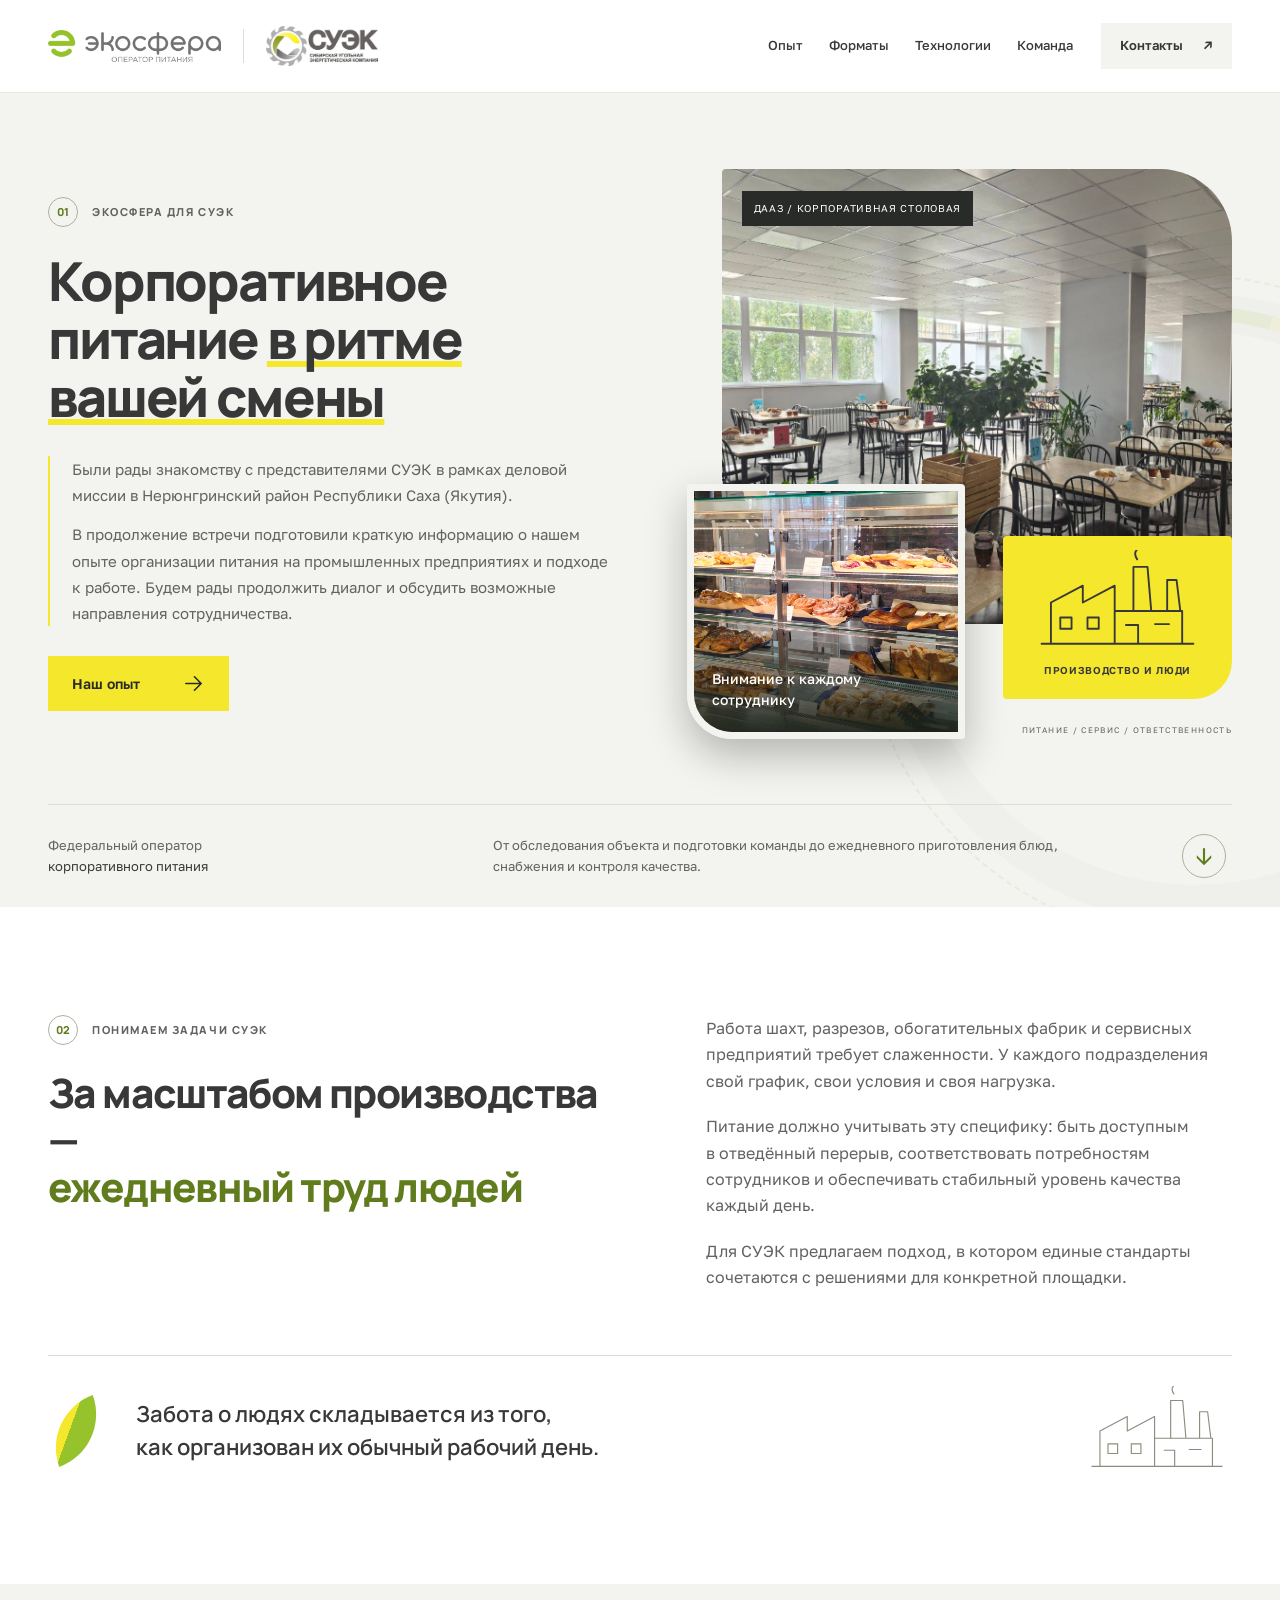
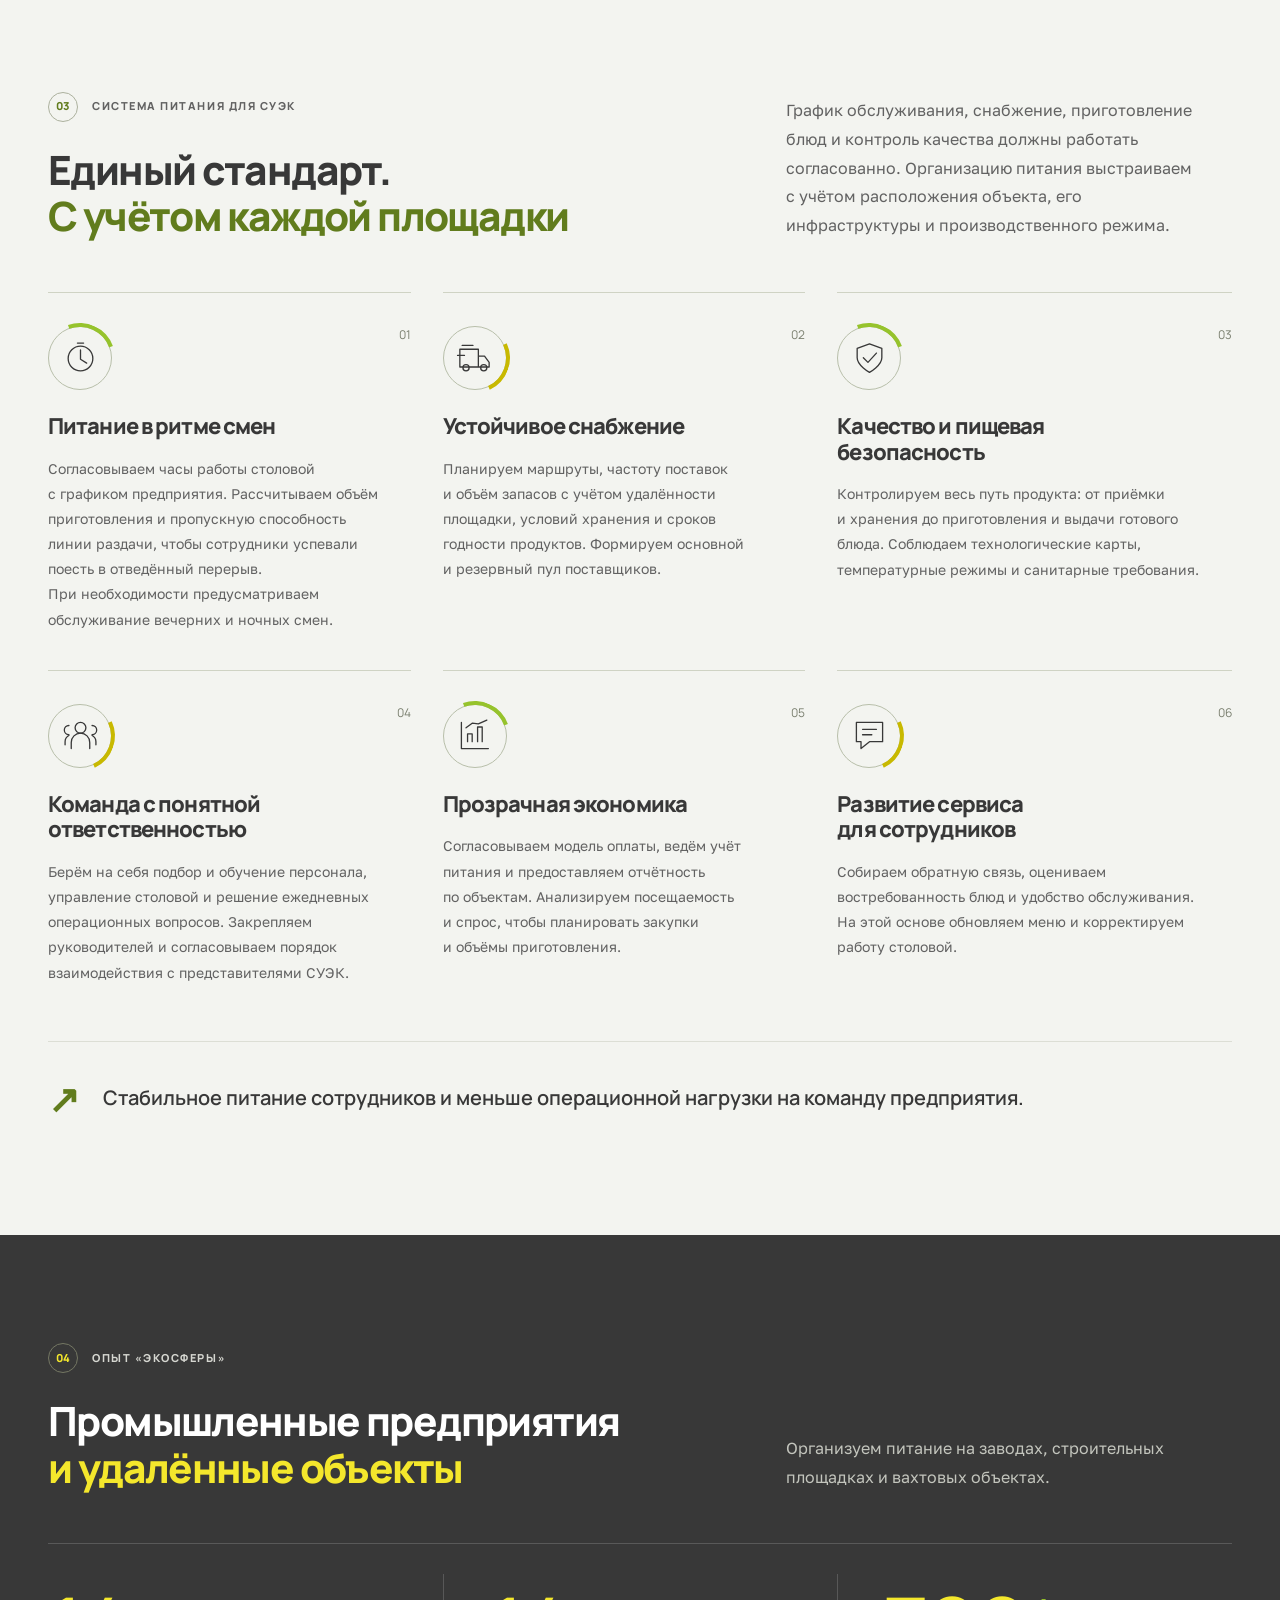
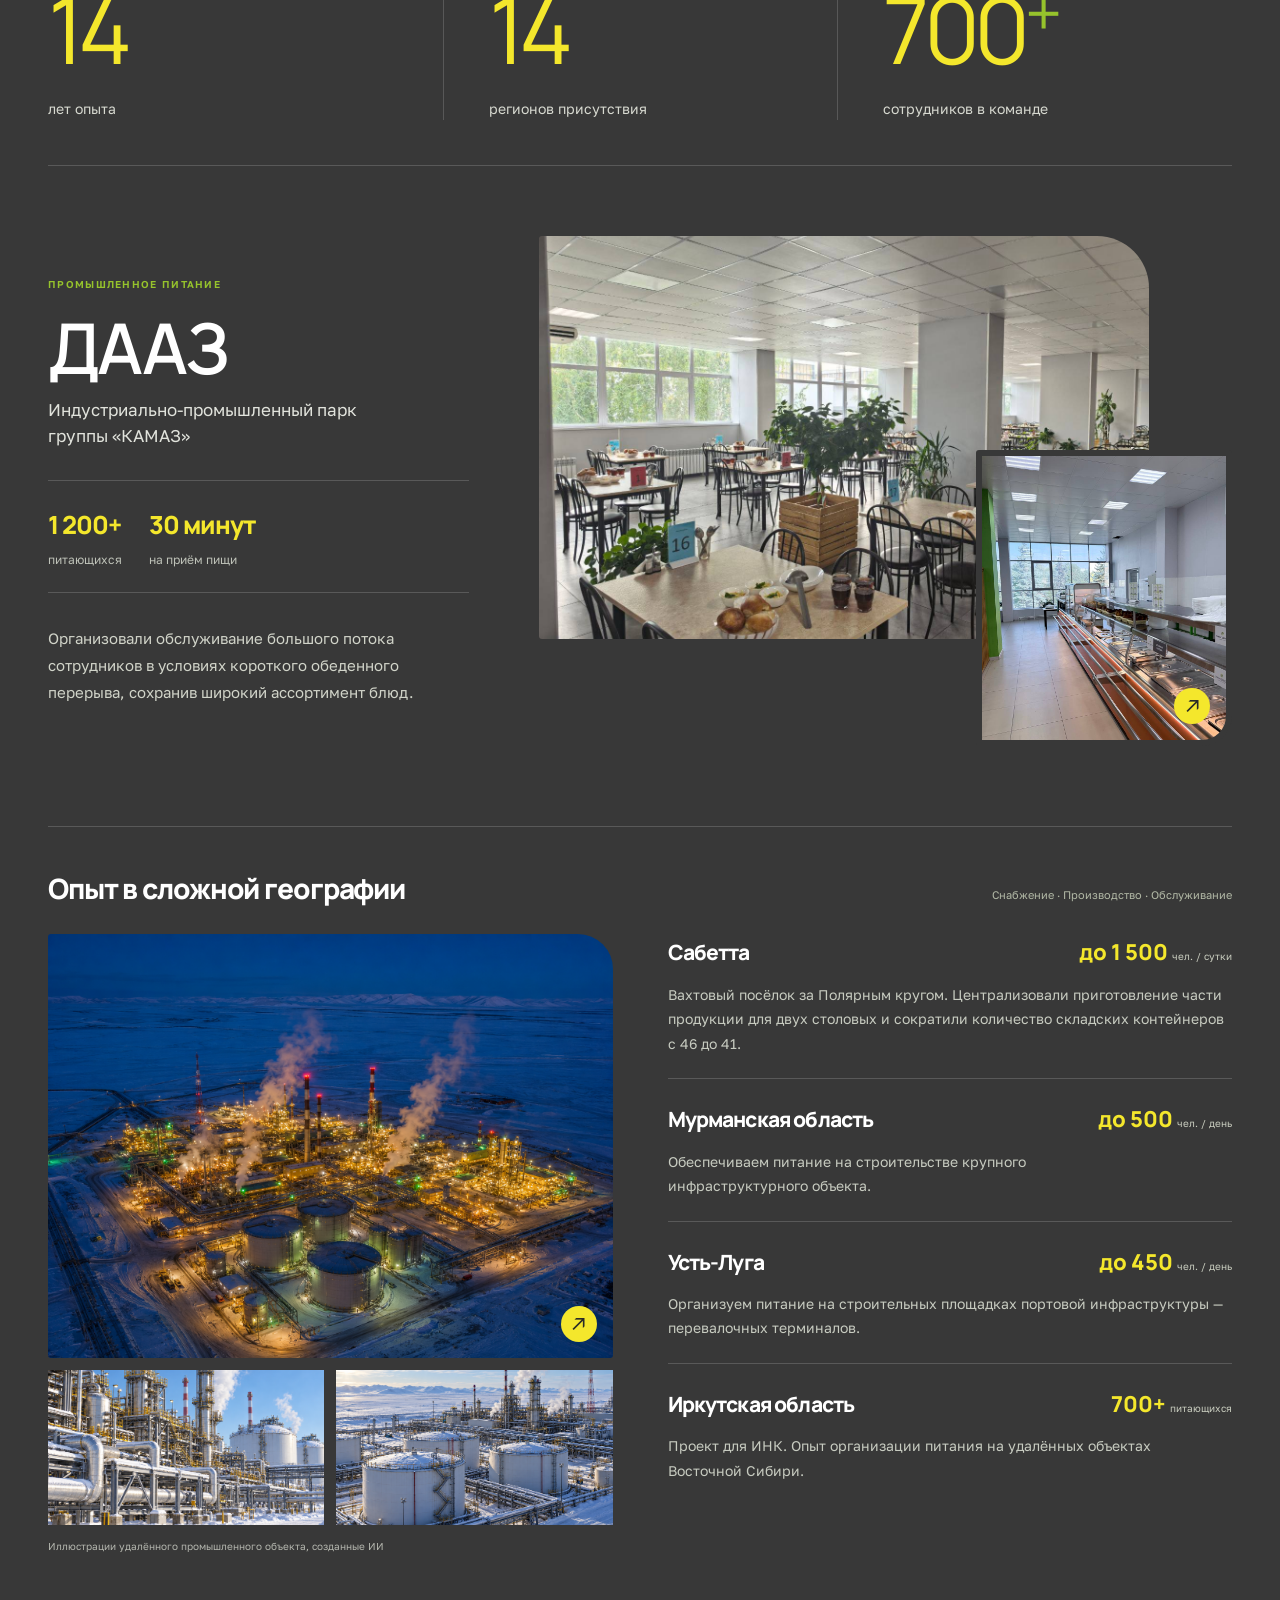
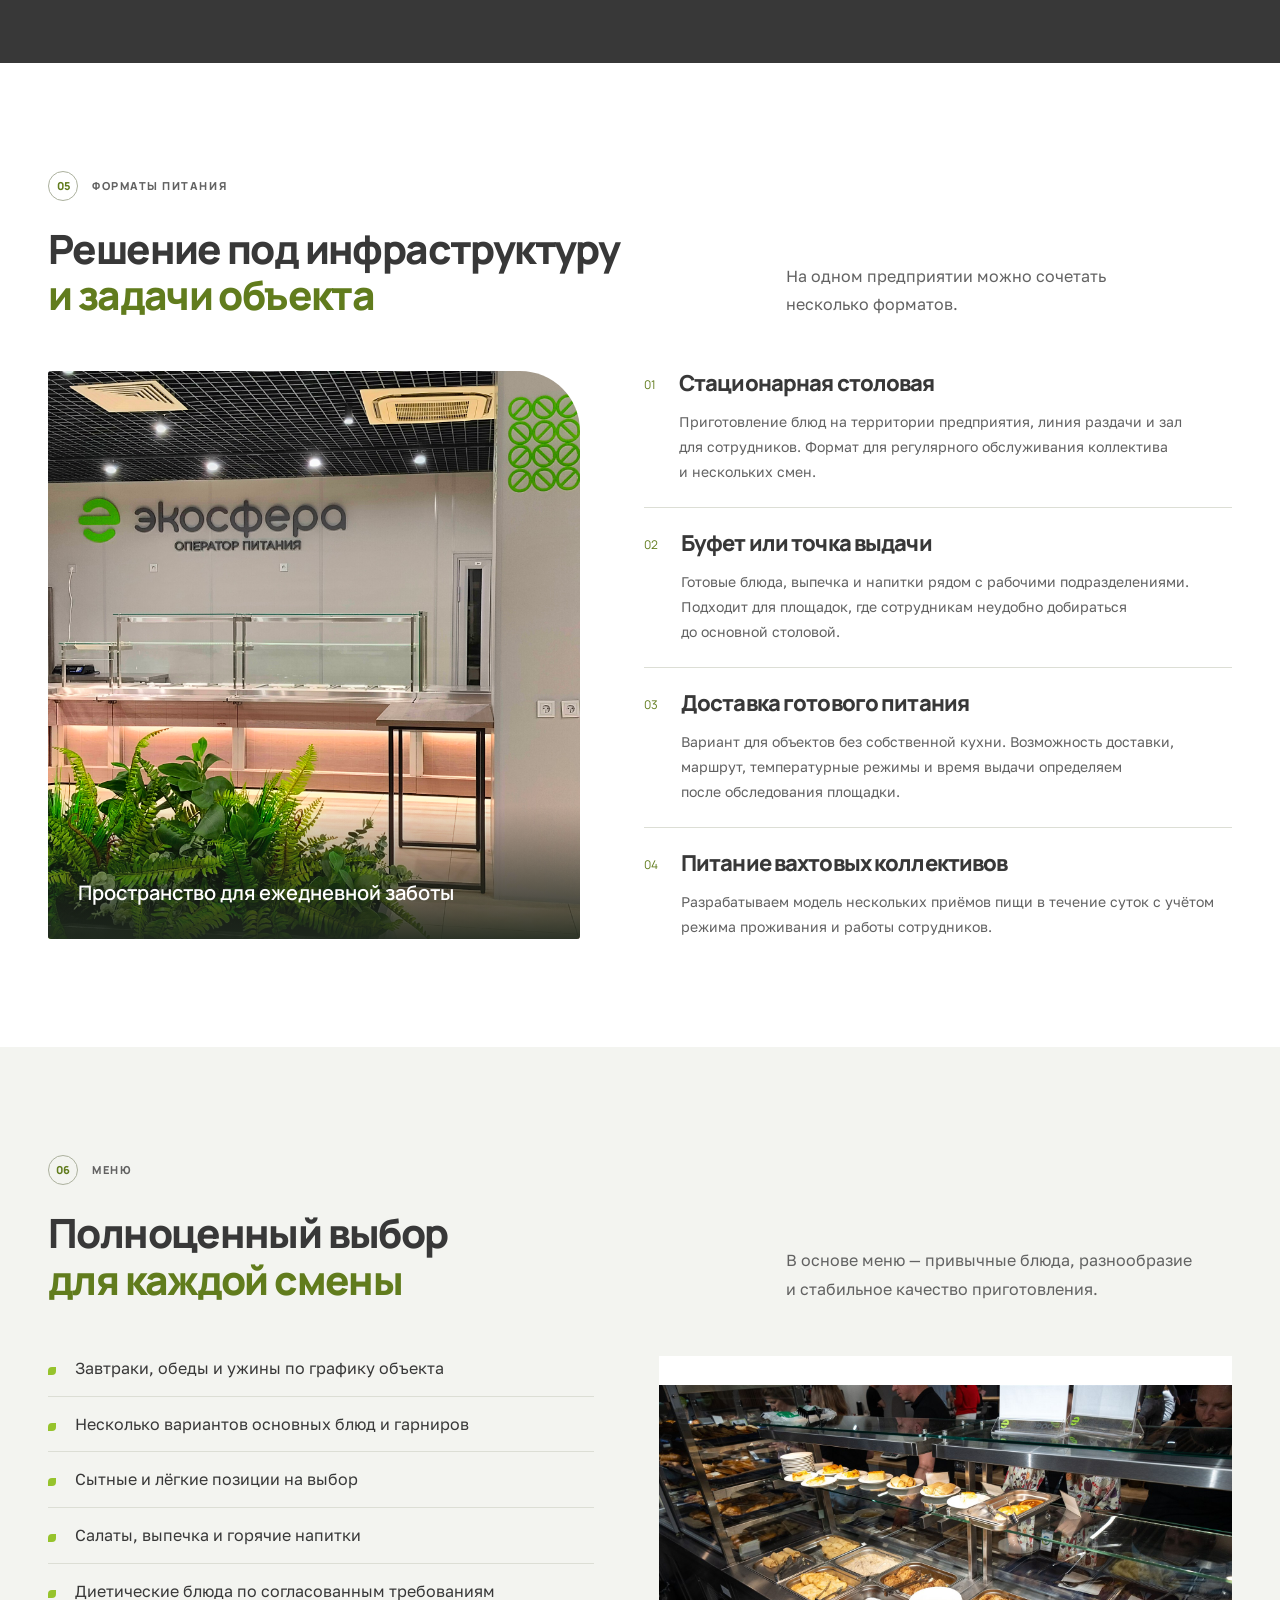
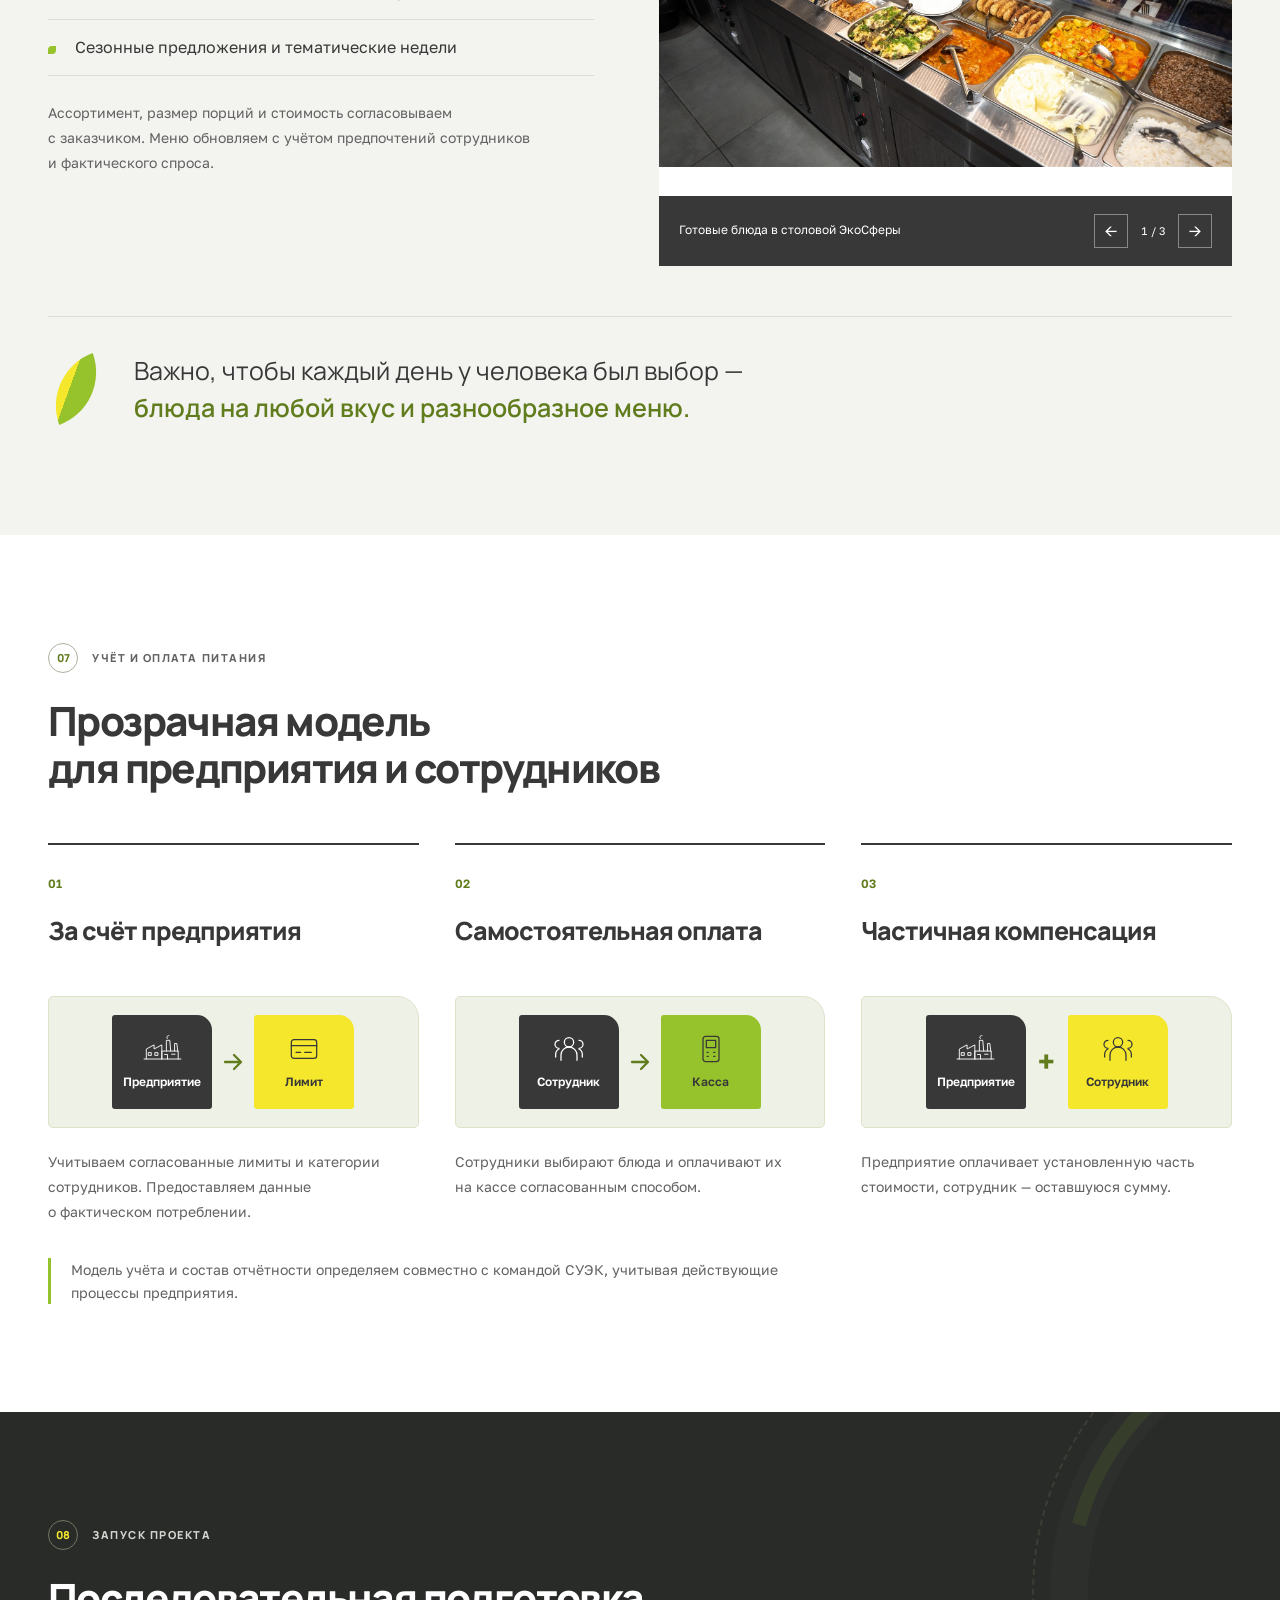
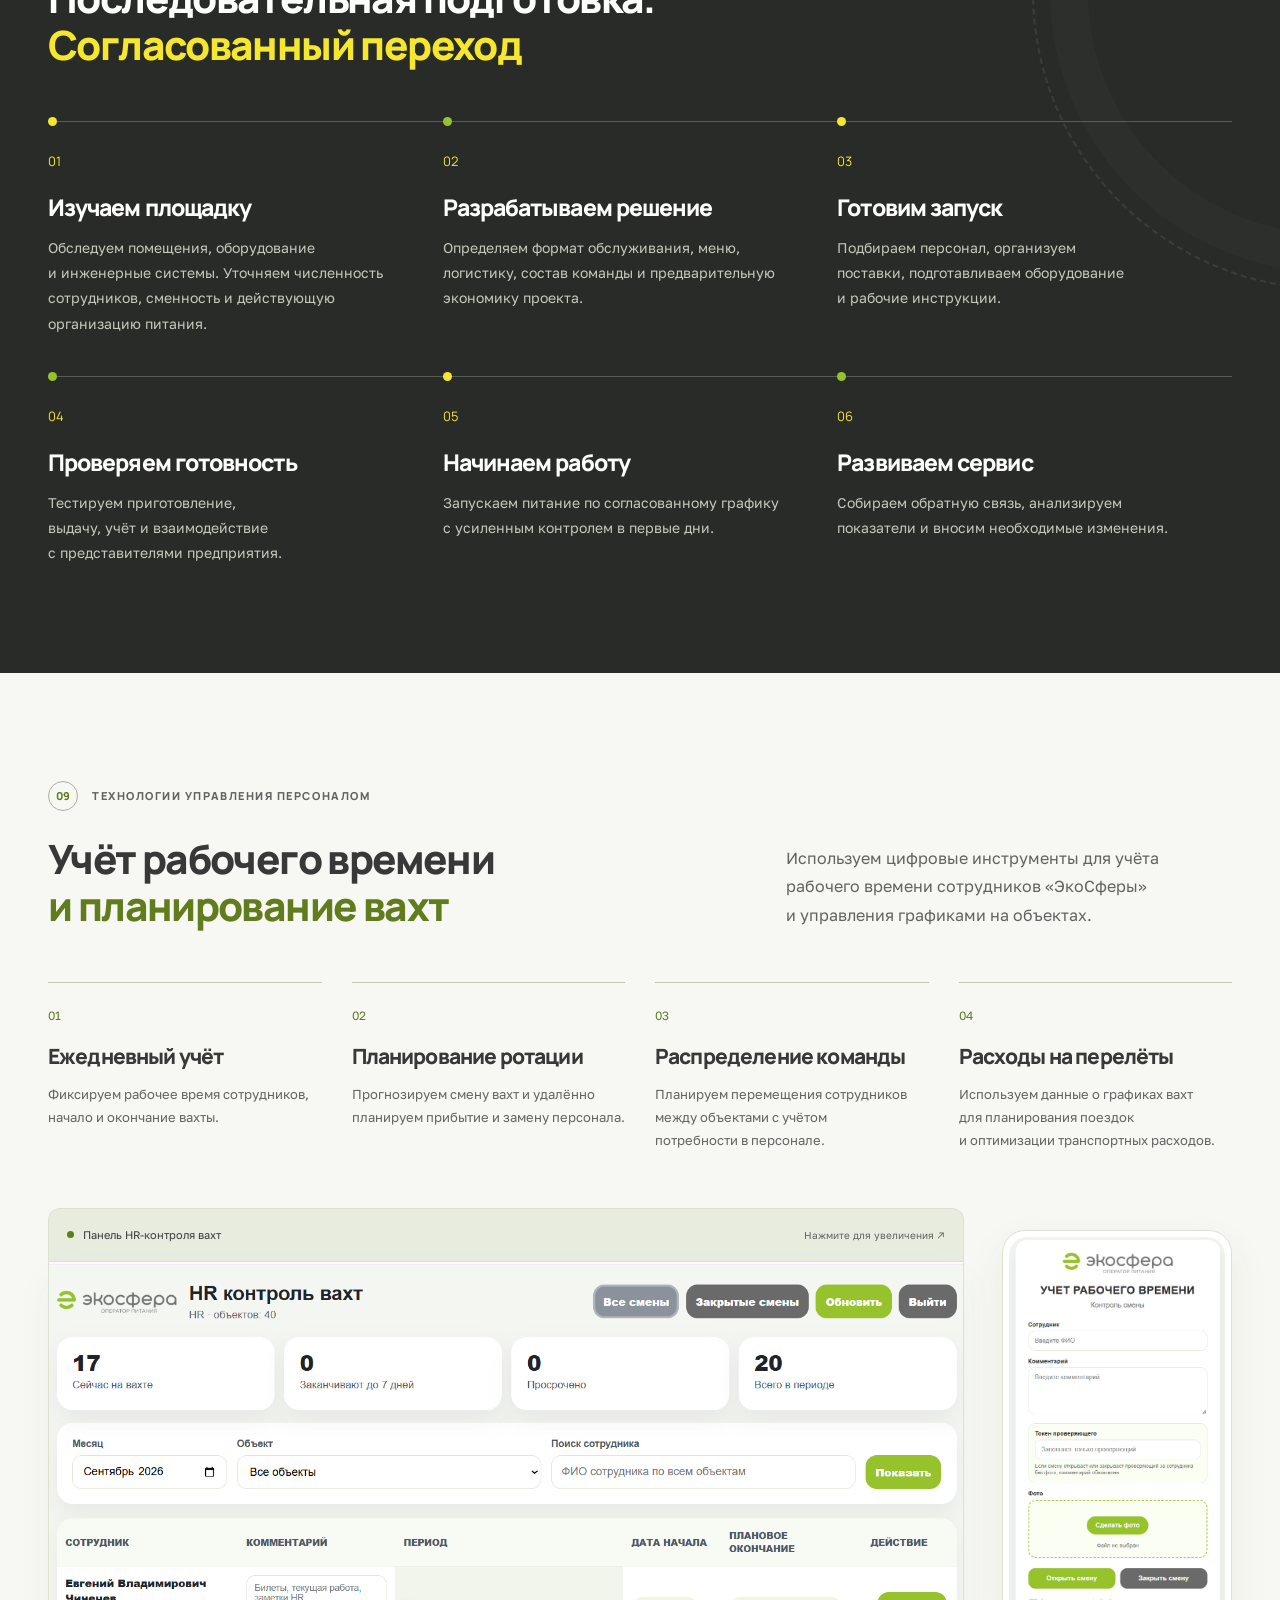
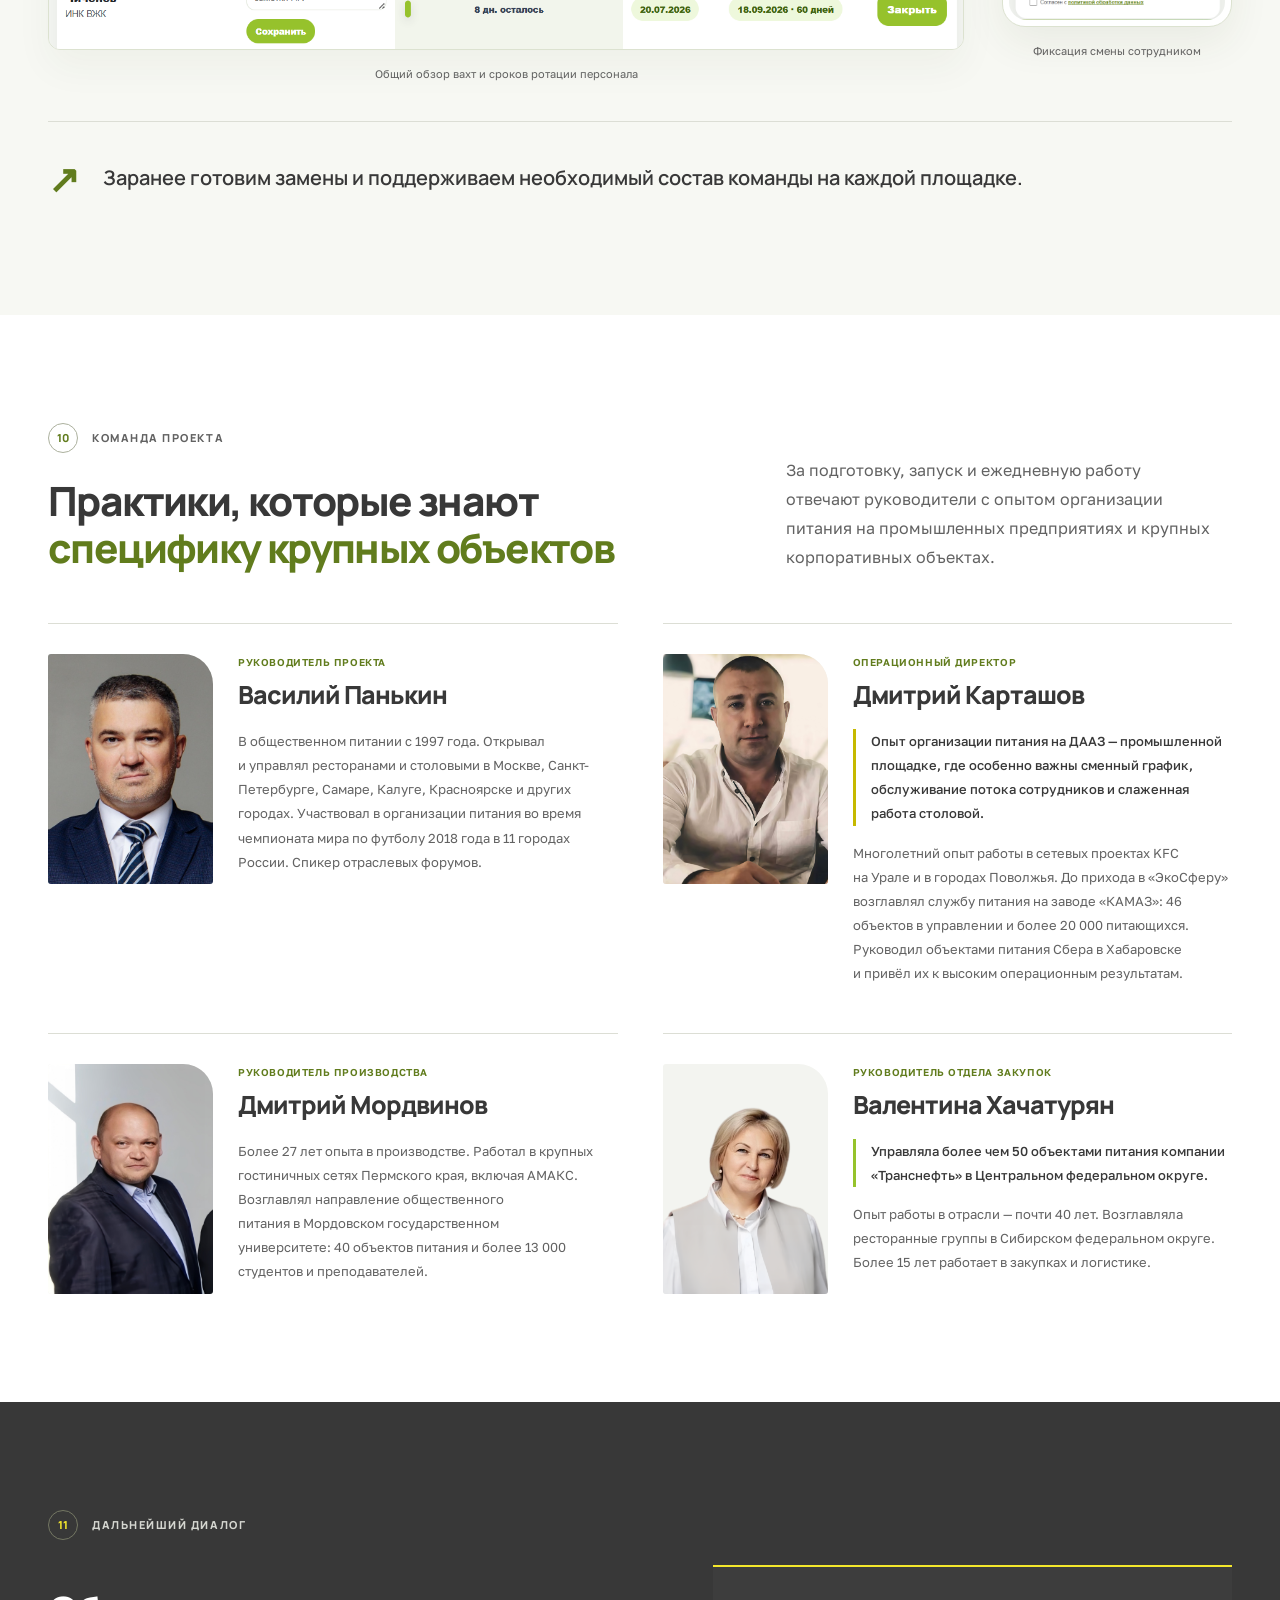
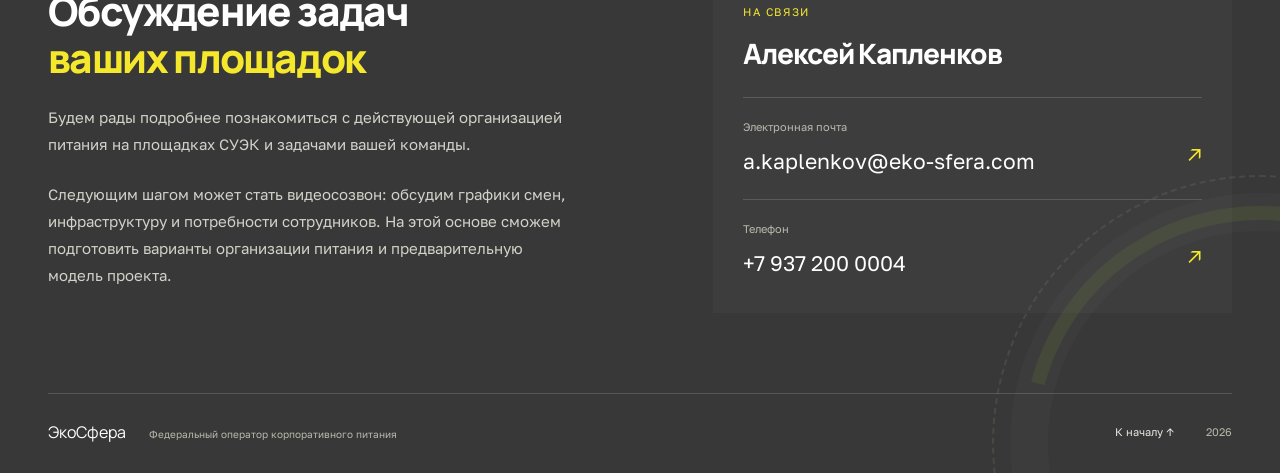
<file: suek.html>
<!doctype html>
<html lang="ru">
<head>
  <meta charset="utf-8">
  <meta name="viewport" content="width=device-width, initial-scale=1">
  <meta name="theme-color" content="#383838">
  <meta name="description" content="ЭкоСфера для СУЭК. Опыт организации корпоративного питания на промышленных предприятиях и удалённых объектах.">
  <title>ЭкоСфера для СУЭК — питание в ритме вашей смены</title>
  <link rel="stylesheet" href="suek.css">
  <script src="suek.js" defer></script>
</head>
<body>
  <a class="skip" href="#main">Перейти к содержанию</a>
  <svg class="svg-library" xmlns="http://www.w3.org/2000/svg" aria-hidden="true">
    <defs>
      <symbol id="i-clock" viewBox="0 0 48 48"><circle cx="24" cy="24" r="16"/><path d="M24 13v12l8 5M20 4h8"/></symbol>
      <symbol id="i-supply" viewBox="0 0 48 48"><path d="M5 12h24v23H5zM29 21h8l6 8v6H29M8 7h14M2 20h9"/><circle cx="13" cy="36" r="4"/><circle cx="36" cy="36" r="4"/></symbol>
      <symbol id="i-shield" viewBox="0 0 48 48"><path d="M24 5 40 11v12c0 10-16 19-16 19S8 33 8 23V11zM16 23l6 6 11-12"/></symbol>
      <symbol id="i-people" viewBox="0 0 48 48"><circle cx="24" cy="14" r="7"/><path d="M12 41v-8a12 12 0 0 1 24 0v8M9 11a6 6 0 0 0 0 12M39 11a6 6 0 0 1 0 12M4 36v-4a9 9 0 0 1 5-8M44 36v-4a9 9 0 0 0-5-8"/></symbol>
      <symbol id="i-chart" viewBox="0 0 48 48"><path d="M7 7v34h35M15 32V22h6v10M28 32V13h6v19M13 14l8-6 8 1 11-5"/></symbol>
      <symbol id="i-feedback" viewBox="0 0 48 48"><path d="M7 7h34v25H24L13 41v-9H7zM15 16h18M15 23h12"/></symbol>
      <symbol id="i-card" viewBox="0 0 48 48"><rect x="5" y="10" width="38" height="28" rx="4"/><path d="M5 19h38M12 29h7M25 29h10"/></symbol>
      <symbol id="i-terminal" viewBox="0 0 48 48"><rect x="12" y="5" width="24" height="38" rx="4"/><path d="M17 11h14v11H17zM18 29h2M28 29h2M18 35h2M28 35h2"/></symbol>
      <symbol id="i-arrow" viewBox="0 0 24 24"><path d="M4 12h15M13 5l7 7-7 7"/></symbol>
      <symbol id="i-plus" viewBox="0 0 24 24"><circle cx="10" cy="10" r="6"/><path d="m15 15 6 6M7 10h6M10 7v6"/></symbol>
      <symbol id="i-factory" viewBox="0 0 180 112"><path d="M9 100h162M19 100V56l34-18v18l34-18v62M87 100V65h72v35M107 65V18h15l4 47M143 65V32h10l4 33M29 72h12v12H29zM58 72h12v12H58zM99 80h13v20M130 79h15M111 10c-6-9 2-13 7-13"/></symbol>
    </defs>
  </svg>

  <header class="header">
    <div class="container header-inner">
      <a class="brand" href="#top" aria-label="ЭкоСфера для СУЭК — начало страницы"><img src="assets/sber/logo.png" width="189" height="58" alt="ЭкоСфера — оператор питания"><span class="brand-divider"></span><img class="suek-logo" src="assets/suek/suek-logo.png" width="140" height="51" alt="СУЭК"></a>
      <nav class="desktop-nav" aria-label="Основная навигация"><a href="#experience">Опыт</a><a href="#formats">Форматы</a><a href="#technology">Технологии</a><a href="#team">Команда</a></nav>
      <a class="header-cta" href="#contacts">Контакты <span aria-hidden="true">↗</span></a>
      <button class="menu-toggle" aria-controls="mobile-nav" aria-expanded="false" aria-label="Открыть меню" type="button"><span></span><span></span></button>
    </div>
    <nav id="mobile-nav" class="mobile-nav" aria-label="Навигация на телефоне" hidden><a href="#experience">Опыт</a><a href="#formats">Форматы питания</a><a href="#technology">Технологии</a><a href="#team">Команда</a><a href="#contacts">Контакты</a></nav>
  </header>

  <main id="main">
    <section class="hero" id="top">
      <div class="hero-orbit orbit" aria-hidden="true"></div>
      <div class="container hero-grid">
        <div class="hero-copy">
          <p class="eyebrow light"><span class="section-number">01</span> ЭкоСфера для СУЭК</p>
          <h1>Корпоративное питание <span>в ритме вашей смены</span></h1>
          <div class="meeting-note"><p>Были рады знакомству с представителями СУЭК в рамках деловой миссии в Нерюнгринский район Республики Саха (Якутия).</p><p>В продолжение встречи подготовили краткую информацию о нашем опыте организации питания на промышленных предприятиях и подходе к работе. Будем рады продолжить диалог и обсудить возможные направления сотрудничества.</p></div>
          <a class="button yellow" href="#experience">Наш опыт <svg aria-hidden="true"><use href="#i-arrow"/></svg></a>
        </div>
        <div class="hero-visual">
          <div class="hero-photo-frame"><img src="assets/suek/daaz-hall.jpg" alt="Обеденный зал столовой ЭкоСферы на ДААЗ" width="1280" height="960" fetchpriority="high"><span class="image-caption">ДААЗ / корпоративная столовая</span></div>
          <div class="hero-inset"><img src="assets/sber/ekosfera-food-display.jpg" alt="Блюда и выпечка на линии раздачи ЭкоСферы" width="500" height="500"><span>Внимание к каждому сотруднику</span></div>
          <div class="hero-industrial" aria-hidden="true"><svg><use href="#i-factory"/></svg><span>Производство и люди</span></div>
          <span class="hero-coordinate">ПИТАНИЕ / СЕРВИС / ОТВЕТСТВЕННОСТЬ</span>
        </div>
      </div>
      <div class="container hero-bottom"><p>Федеральный оператор<br><strong>корпоративного питания</strong></p><p>От обследования объекта и подготовки команды до ежедневного приготовления блюд, снабжения и контроля качества.</p><a href="#context" aria-label="Перейти к задачам СУЭК">↓</a></div>
    </section>

    <section class="section context" id="context">
      <div class="container context-grid">
        <div><p class="eyebrow"><span class="section-number">02</span> Понимаем задачи СУЭК</p><h2>За масштабом производства —<br><span class="olive-text">ежедневный труд людей</span></h2></div>
        <div class="body-copy"><p>Работа шахт, разрезов, обогатительных фабрик и сервисных предприятий требует слаженности. У каждого подразделения свой график, свои условия и своя нагрузка.</p><p>Питание должно учитывать эту специфику: быть доступным в отведённый перерыв, соответствовать потребностям сотрудников и обеспечивать стабильный уровень качества каждый день.</p><p>Для СУЭК предлагаем подход, в котором единые стандарты сочетаются с решениями для конкретной площадки.</p></div>
      </div>
      <div class="container"><div class="context-line"><span class="petal" aria-hidden="true"></span><p>Забота о людях складывается из того,<br>как организован их обычный рабочий день.</p><svg aria-hidden="true"><use href="#i-factory"/></svg></div></div>
    </section>

    <section class="section system" id="system">
      <div class="container">
        <div class="section-heading"><div><p class="eyebrow"><span class="section-number">03</span> Система питания для СУЭК</p><h2>Единый стандарт.<br><span class="olive-text">С учётом каждой площадки</span></h2></div><p>График обслуживания, снабжение, приготовление блюд и контроль качества должны работать согласованно. Организацию питания выстраиваем с учётом расположения объекта, его инфраструктуры и производственного режима.</p></div>
        <div class="system-grid">
          <article><div class="icon-ring"><svg aria-hidden="true"><use href="#i-clock"/></svg></div><span class="item-number">01</span><h3>Питание в ритме смен</h3><p>Согласовываем часы работы столовой с графиком предприятия. Рассчитываем объём приготовления и пропускную способность линии раздачи, чтобы сотрудники успевали поесть в отведённый перерыв. При необходимости предусматриваем обслуживание вечерних и ночных смен.</p></article>
          <article><div class="icon-ring"><svg aria-hidden="true"><use href="#i-supply"/></svg></div><span class="item-number">02</span><h3>Устойчивое снабжение</h3><p>Планируем маршруты, частоту поставок и объём запасов с учётом удалённости площадки, условий хранения и сроков годности продуктов. Формируем основной и резервный пул поставщиков.</p></article>
          <article><div class="icon-ring"><svg aria-hidden="true"><use href="#i-shield"/></svg></div><span class="item-number">03</span><h3>Качество и пищевая безопасность</h3><p>Контролируем весь путь продукта: от приёмки и хранения до приготовления и выдачи готового блюда. Соблюдаем технологические карты, температурные режимы и санитарные требования.</p></article>
          <article><div class="icon-ring"><svg aria-hidden="true"><use href="#i-people"/></svg></div><span class="item-number">04</span><h3>Команда с понятной ответственностью</h3><p>Берём на себя подбор и обучение персонала, управление столовой и решение ежедневных операционных вопросов. Закрепляем руководителей и согласовываем порядок взаимодействия с представителями СУЭК.</p></article>
          <article><div class="icon-ring"><svg aria-hidden="true"><use href="#i-chart"/></svg></div><span class="item-number">05</span><h3>Прозрачная экономика</h3><p>Согласовываем модель оплаты, ведём учёт питания и предоставляем отчётность по объектам. Анализируем посещаемость и спрос, чтобы планировать закупки и объёмы приготовления.</p></article>
          <article><div class="icon-ring"><svg aria-hidden="true"><use href="#i-feedback"/></svg></div><span class="item-number">06</span><h3>Развитие сервиса для сотрудников</h3><p>Собираем обратную связь, оцениваем востребованность блюд и удобство обслуживания. На этой основе обновляем меню и корректируем работу столовой.</p></article>
        </div>
        <p class="section-takeaway"><span aria-hidden="true">↗</span> Стабильное питание сотрудников и меньше операционной нагрузки на команду предприятия.</p>
      </div>
    </section>

    <section class="section experience" id="experience">
      <div class="container">
        <div class="section-heading"><div><p class="eyebrow light"><span class="section-number">04</span> Опыт «ЭкоСферы»</p><h2>Промышленные предприятия<br><span class="yellow-text">и удалённые объекты</span></h2></div><p>Организуем питание на заводах, строительных площадках и вахтовых объектах.</p></div>
        <div class="metrics"><div><strong>14</strong><span>лет опыта</span></div><div><strong>14</strong><span>регионов присутствия</span></div><div><strong>700<span>+</span></strong><span>сотрудников в команде</span></div></div>
        <div class="daaz-case">
          <div class="case-copy"><p class="case-label">Промышленное питание</p><h3>ДААЗ</h3><p class="case-subtitle">Индустриально-промышленный парк группы «КАМАЗ»</p><div class="case-facts"><div><strong>1&nbsp;200+</strong><span>питающихся</span></div><div><strong>30 минут</strong><span>на приём пищи</span></div></div><p>Организовали обслуживание большого потока сотрудников в условиях короткого обеденного перерыва, сохранив широкий ассортимент блюд.</p></div>
          <div class="daaz-photos"><button class="zoom-image daaz-main" type="button" data-caption="ДААЗ — обеденный зал" aria-label="Увеличить фото обеденного зала ДААЗ"><img loading="lazy" src="assets/suek/daaz-hall.jpg" alt="Обеденный зал ДААЗ" width="1280" height="960"><span class="zoom-mark" aria-hidden="true">↗</span></button><button class="zoom-image daaz-detail" type="button" data-caption="ДААЗ — линия раздачи" aria-label="Увеличить фото линии раздачи ДААЗ"><img loading="lazy" src="assets/suek/daaz-serving-line.jpg" alt="Линия раздачи ДААЗ" width="960" height="1280"><span class="zoom-mark" aria-hidden="true">↗</span></button></div>
        </div>
        <div class="remote-heading"><h3>Опыт в сложной географии</h3><span>Снабжение · Производство · Обслуживание</span></div>
        <div class="remote-layout">
          <div class="remote-gallery"><button class="zoom-image remote-main" type="button" data-caption="Удалённый промышленный объект — иллюстрация, созданная ИИ" aria-label="Увеличить ночную иллюстрацию удалённого объекта"><img loading="lazy" src="assets/suek/remote-night-generated.png" alt="Иллюстрация удалённого промышленного объекта ночью, созданная ИИ" width="1448" height="1086"><span class="zoom-mark" aria-hidden="true">↗</span></button><div class="remote-thumbs"><button class="zoom-image" type="button" data-caption="Удалённый промышленный объект — иллюстрация, созданная ИИ" aria-label="Увеличить дневную иллюстрацию оборудования"><img loading="lazy" src="assets/suek/remote-day-1-generated.png" alt="Иллюстрация промышленного оборудования в зимних условиях, созданная ИИ" width="1448" height="1086"></button><button class="zoom-image" type="button" data-caption="Удалённый промышленный объект — иллюстрация, созданная ИИ" aria-label="Увеличить дневную панораму объекта"><img loading="lazy" src="assets/suek/remote-day-2-generated.png" alt="Иллюстрация удалённого завода днём, созданная ИИ" width="1448" height="1086"></button></div><p class="image-note">Иллюстрации удалённого промышленного объекта, созданные ИИ</p></div>
          <div class="remote-projects">
            <article><div><h4>Сабетта</h4><strong>до 1&nbsp;500 <small>чел. / сутки</small></strong></div><p>Вахтовый посёлок за Полярным кругом. Централизовали приготовление части продукции для двух столовых и сократили количество складских контейнеров с 46 до 41.</p></article>
            <article><div><h4>Мурманская область</h4><strong>до 500 <small>чел. / день</small></strong></div><p>Обеспечиваем питание на строительстве крупного инфраструктурного объекта.</p></article>
            <article><div><h4>Усть-Луга</h4><strong>до 450 <small>чел. / день</small></strong></div><p>Организуем питание на строительных площадках портовой инфраструктуры — перевалочных терминалов.</p></article>
            <article><div><h4>Иркутская область</h4><strong>700+ <small>питающихся</small></strong></div><p>Проект для ИНК. Опыт организации питания на удалённых объектах Восточной Сибири.</p></article>
          </div>
        </div>
      </div>
    </section>

    <section class="section formats" id="formats">
      <div class="container">
        <div class="section-heading"><div><p class="eyebrow"><span class="section-number">05</span> Форматы питания</p><h2>Решение под инфраструктуру<br><span class="olive-text">и задачи объекта</span></h2></div><p>На одном предприятии можно сочетать несколько форматов.</p></div>
        <div class="formats-layout"><figure><img loading="lazy" src="assets/sber/ekosfera-hall.jpg" alt="Современная корпоративная столовая ЭкоСферы" width="1000" height="1000"><figcaption>Пространство для ежедневной заботы</figcaption></figure><div class="format-list">
          <article><span>01</span><div><h3>Стационарная столовая</h3><p>Приготовление блюд на территории предприятия, линия раздачи и зал для сотрудников. Формат для регулярного обслуживания коллектива и нескольких смен.</p></div></article>
          <article><span>02</span><div><h3>Буфет или точка выдачи</h3><p>Готовые блюда, выпечка и напитки рядом с рабочими подразделениями. Подходит для площадок, где сотрудникам неудобно добираться до основной столовой.</p></div></article>
          <article><span>03</span><div><h3>Доставка готового питания</h3><p>Вариант для объектов без собственной кухни. Возможность доставки, маршрут, температурные режимы и время выдачи определяем после обследования площадки.</p></div></article>
          <article><span>04</span><div><h3>Питание вахтовых коллективов</h3><p>Разрабатываем модель нескольких приёмов пищи в течение суток с учётом режима проживания и работы сотрудников.</p></div></article>
        </div></div>
      </div>
    </section>

    <section class="section menu" id="menu">
      <div class="container">
        <div class="section-heading"><div><p class="eyebrow"><span class="section-number">06</span> Меню</p><h2>Полноценный выбор<br><span class="olive-text">для каждой смены</span></h2></div><p>В основе меню — привычные блюда, разнообразие и стабильное качество приготовления.</p></div>
        <div class="menu-layout"><div class="menu-list"><ul><li>Завтраки, обеды и ужины по графику объекта</li><li>Несколько вариантов основных блюд и гарниров</li><li>Сытные и лёгкие позиции на выбор</li><li>Салаты, выпечка и горячие напитки</li><li>Диетические блюда по согласованным требованиям</li><li>Сезонные предложения и тематические недели</li></ul><p>Ассортимент, размер порций и стоимость согласовываем с заказчиком. Меню обновляем с учётом предпочтений сотрудников и фактического спроса.</p></div><div class="menu-gallery" data-gallery aria-label="Примеры меню ЭкоСферы"><div class="gallery-slides"><img src="assets/sber/gamarnika-07.jpg" loading="lazy" width="900" height="900" alt="Готовые блюда в столовой ЭкоСферы"><img src="assets/sber/volga-seasons-01.png" loading="lazy" width="900" height="900" alt="Тематическое меню «Поволжские сезоны»" hidden><img src="assets/sber/lightness-summer-01.jpg" loading="lazy" width="900" height="900" alt="Сезонное меню «Лёгкость лета»" hidden></div><div class="gallery-bar"><span class="gallery-caption">Готовые блюда в столовой ЭкоСферы</span><div><button type="button" data-prev aria-label="Предыдущее фото меню">←</button><span class="gallery-count" aria-live="polite">1 / 3</span><button type="button" data-next aria-label="Следующее фото меню">→</button></div></div></div></div>
        <div class="menu-footer"><span class="petal" aria-hidden="true"></span><p>Важно, чтобы каждый день у человека был выбор — <br><strong>блюда на любой вкус и разнообразное меню.</strong></p></div>
      </div>
    </section>

    <section class="section payment" id="payment">
      <div class="container"><div class="section-heading"><div><p class="eyebrow"><span class="section-number">07</span> Учёт и оплата питания</p><h2>Прозрачная модель<br>для предприятия и сотрудников</h2></div></div><div class="payment-grid">
        <article><span class="payment-index">01</span><h3>За счёт предприятия</h3><div class="payment-route" aria-hidden="true"><span class="route-node route-source"><svg><use href="#i-factory"/></svg>Предприятие</span><svg class="route-connector"><use href="#i-arrow"/></svg><span class="route-node route-target"><svg><use href="#i-card"/></svg>Лимит</span></div><p>Учитываем согласованные лимиты и категории сотрудников. Предоставляем данные о фактическом потреблении.</p></article>
        <article><span class="payment-index">02</span><h3>Самостоятельная оплата</h3><div class="payment-route" aria-hidden="true"><span class="route-node route-source"><svg><use href="#i-people"/></svg>Сотрудник</span><svg class="route-connector"><use href="#i-arrow"/></svg><span class="route-node route-target"><svg><use href="#i-terminal"/></svg>Касса</span></div><p>Сотрудники выбирают блюда и оплачивают их на кассе согласованным способом.</p></article>
        <article><span class="payment-index">03</span><h3>Частичная компенсация</h3><div class="payment-route" aria-hidden="true"><span class="route-node route-source"><svg><use href="#i-factory"/></svg>Предприятие</span><span class="route-connector route-plus">+</span><span class="route-node route-target"><svg><use href="#i-people"/></svg>Сотрудник</span></div><p>Предприятие оплачивает установленную часть стоимости, сотрудник — оставшуюся сумму.</p></article>
      </div><p class="muted-note">Модель учёта и состав отчётности определяем совместно с командой СУЭК, учитывая действующие процессы предприятия.</p></div>
    </section>

    <section class="section launch" id="launch">
      <div class="launch-orbit orbit" aria-hidden="true"></div>
      <div class="container"><div class="section-heading"><div><p class="eyebrow light"><span class="section-number">08</span> Запуск проекта</p><h2>Последовательная подготовка.<br><span class="yellow-text">Согласованный переход</span></h2></div></div><ol class="launch-steps">
        <li><span>01</span><h3>Изучаем площадку</h3><p>Обследуем помещения, оборудование и инженерные системы. Уточняем численность сотрудников, сменность и действующую организацию питания.</p></li>
        <li><span>02</span><h3>Разрабатываем решение</h3><p>Определяем формат обслуживания, меню, логистику, состав команды и предварительную экономику проекта.</p></li>
        <li><span>03</span><h3>Готовим запуск</h3><p>Подбираем персонал, организуем поставки, подготавливаем оборудование и рабочие инструкции.</p></li>
        <li><span>04</span><h3>Проверяем готовность</h3><p>Тестируем приготовление, выдачу, учёт и взаимодействие с представителями предприятия.</p></li>
        <li><span>05</span><h3>Начинаем работу</h3><p>Запускаем питание по согласованному графику с усиленным контролем в первые дни.</p></li>
        <li><span>06</span><h3>Развиваем сервис</h3><p>Собираем обратную связь, анализируем показатели и вносим необходимые изменения.</p></li>
      </ol></div>
    </section>

    <section class="section technology" id="technology">
      <div class="container"><div class="section-heading"><div><p class="eyebrow"><span class="section-number">09</span> Технологии управления персоналом</p><h2>Учёт рабочего времени<br><span class="olive-text">и планирование вахт</span></h2></div><p>Используем цифровые инструменты для учёта рабочего времени сотрудников «ЭкоСферы» и управления графиками на объектах.</p></div>
        <div class="tech-points"><article><span>01</span><h3>Ежедневный учёт</h3><p>Фиксируем рабочее время сотрудников, начало и окончание вахты.</p></article><article><span>02</span><h3>Планирование ротации</h3><p>Прогнозируем смену вахт и удалённо планируем прибытие и замену персонала.</p></article><article><span>03</span><h3>Распределение команды</h3><p>Планируем перемещения сотрудников между объектами с учётом потребности в персонале.</p></article><article><span>04</span><h3>Расходы на перелёты</h3><p>Используем данные о графиках вахт для планирования поездок и оптимизации транспортных расходов.</p></article></div>
        <div class="tech-screens"><figure class="dashboard"><div class="screen-label"><span class="status-dot"></span> Панель HR-контроля вахт <span class="screen-hint">Нажмите для увеличения ↗</span></div><button class="zoom-image" type="button" data-caption="Панель HR-контроля вахт — пример интерфейса" aria-label="Увеличить скриншот панели HR-контроля вахт"><img loading="lazy" src="assets/suek/urv-hr-dashboard.png" alt="Панель контроля вахт: статусы сотрудников, даты начала и планового окончания" width="1463" height="619"></button><figcaption>Общий обзор вахт и сроков ротации персонала</figcaption></figure><figure class="mobile-screen"><button class="zoom-image" type="button" data-caption="Учёт рабочего времени — форма открытия и закрытия смены" aria-label="Увеличить мобильную форму учёта рабочего времени"><img loading="lazy" src="assets/suek/urv-mobile.png" alt="Мобильная форма УРВ: сотрудник, комментарий, фото, открытие и закрытие смены" width="550" height="975"></button><figcaption>Фиксация смены сотрудником</figcaption></figure></div>
        <p class="section-takeaway"><span aria-hidden="true">↗</span> Заранее готовим замены и поддерживаем необходимый состав команды на каждой площадке.</p>
      </div>
    </section>

    <section class="section team" id="team">
      <div class="container"><div class="section-heading"><div><p class="eyebrow"><span class="section-number">10</span> Команда проекта</p><h2>Практики, которые знают<br><span class="olive-text">специфику крупных объектов</span></h2></div><p>За подготовку, запуск и ежедневную работу отвечают руководители с опытом организации питания на промышленных предприятиях и крупных корпоративных объектах.</p></div>
        <div class="team-grid">
          <article class="team-card"><div class="team-photo"><img loading="lazy" src="assets/sber/vasiliy-pankin.jpg" alt="Василий Панькин" width="600" height="800"></div><div class="team-copy"><p class="role">Руководитель проекта</p><h3>Василий Панькин</h3><p>В общественном питании с 1997 года. Открывал и управлял ресторанами и столовыми в Москве, Санкт-Петербурге, Самаре, Калуге, Красноярске и других городах. Участвовал в организации питания во время чемпионата мира по футболу 2018 года в 11 городах России. Спикер отраслевых форумов.</p></div></article>
          <article class="team-card"><div class="team-photo"><img loading="lazy" src="assets/sber/dmitriy-kartashov.jpg" alt="Дмитрий Карташов" width="600" height="800"></div><div class="team-copy"><p class="role">Операционный директор</p><h3>Дмитрий Карташов</h3><p class="team-highlight">Опыт организации питания на ДААЗ — промышленной площадке, где особенно важны сменный график, обслуживание потока сотрудников и слаженная работа столовой.</p><p>Многолетний опыт работы в сетевых проектах KFC на Урале и в городах Поволжья. До прихода в «ЭкоСферу» возглавлял службу питания на заводе «КАМАЗ»: 46 объектов в управлении и более 20&nbsp;000 питающихся. Руководил объектами питания Сбера в Хабаровске и привёл их к высоким операционным результатам.</p></div></article>
          <article class="team-card"><div class="team-photo"><img loading="lazy" src="assets/sber/dmitriy-mordvinov.jpg" alt="Дмитрий Мордвинов" width="600" height="800"></div><div class="team-copy"><p class="role">Руководитель производства</p><h3>Дмитрий Мордвинов</h3><p>Более 27 лет опыта в производстве. Работал в крупных гостиничных сетях Пермского края, включая АМАКС. Возглавлял направление общественного питания в Мордовском государственном университете: 40 объектов питания и более 13&nbsp;000 студентов и преподавателей.</p></div></article>
          <article class="team-card"><div class="team-photo"><img loading="lazy" src="assets/sber/valentina-hachaturyan.png" alt="Валентина Хачатурян" width="600" height="800"></div><div class="team-copy"><p class="role">Руководитель отдела закупок</p><h3>Валентина Хачатурян</h3><p class="team-highlight">Управляла более чем 50 объектами питания компании «Транснефть» в Центральном федеральном округе.</p><p>Опыт работы в отрасли — почти 40 лет. Возглавляла ресторанные группы в Сибирском федеральном округе. Более 15 лет работает в закупках и логистике.</p></div></article>
        </div>
      </div>
    </section>
  </main>

  <footer class="section footer" id="contacts">
    <div class="footer-orbit orbit" aria-hidden="true"></div>
    <div class="container"><p class="eyebrow light"><span class="section-number">11</span> Дальнейший диалог</p><div class="footer-grid"><div><h2>Обсуждение задач<br><span class="yellow-text">ваших площадок</span></h2><p>Будем рады подробнее познакомиться с действующей организацией питания на площадках СУЭК и задачами вашей команды.</p><p>Следующим шагом может стать видеосозвон: обсудим графики смен, инфраструктуру и потребности сотрудников. На этой основе сможем подготовить варианты организации питания и предварительную модель проекта.</p></div><div class="contact-card"><span class="contact-label">На связи</span><h3>Алексей Капленков</h3><a href="mailto:a.kaplenkov@eko-sfera.com"><span>Электронная почта</span><strong>a.kaplenkov@eko-sfera.com</strong><b aria-hidden="true">↗</b></a><a href="tel:+79372000004"><span>Телефон</span><strong>+7 937 200 0004</strong><b aria-hidden="true">↗</b></a></div></div><div class="footer-bottom"><p>ЭкоСфера <span>Федеральный оператор корпоративного питания</span></p><a href="#top">К началу ↑</a><span>2026</span></div></div>
  </footer>

  <dialog class="lightbox" aria-labelledby="lightbox-caption"><button class="lightbox-close" type="button" aria-label="Закрыть изображение">×</button><div class="lightbox-content"><img alt=""><p id="lightbox-caption"></p></div></dialog>
</body>
</html>
</file>
<file: styles.css>
:root {
  --ink: #1b271c;
  --muted: #667065;
  --green-950: #1b3220;
  --green-900: #223f27;
  --green-800: #2d5431;
  --green-700: #587c22;
  --green-600: #6f9f24;
  --green-500: #95c82c;
  --green-300: #c9e58a;
  --green-100: #edf6d7;
  --green-50: #f6faed;
  --cream: #f5f4ed;
  --paper: #fbfcf9;
  --white: #fff;
  --line: rgba(19, 32, 25, 0.13);
  --shadow: 0 28px 80px rgba(12, 50, 33, 0.13);
  --radius-sm: 14px;
  --radius: 24px;
  --radius-lg: 36px;
  --container: 1220px;
  --header-h: 82px;
}

* { box-sizing: border-box; }
html { scroll-behavior: smooth; scroll-padding-top: calc(var(--header-h) + 20px); }
body {
  margin: 0;
  color: var(--ink);
  background: var(--paper);
  font-family: Inter, "Segoe UI", Arial, sans-serif;
  font-size: 17px;
  line-height: 1.65;
  -webkit-font-smoothing: antialiased;
  overflow-x: hidden;
}
body.menu-open { overflow: hidden; }
img { display: block; width: 100%; }
a { color: inherit; text-decoration: none; }
button, input, textarea { font: inherit; }
svg { fill: none; stroke: currentColor; stroke-linecap: round; stroke-linejoin: round; stroke-width: 1.8; }
.container { width: min(calc(100% - 48px), var(--container)); margin-inline: auto; }
.sr-only { position: absolute; width: 1px; height: 1px; padding: 0; margin: -1px; overflow: hidden; clip: rect(0,0,0,0); white-space: nowrap; border: 0; }
.skip-link { position: fixed; z-index: 1000; top: 8px; left: 8px; padding: 10px 16px; color: white; background: var(--green-900); transform: translateY(-150%); }
.skip-link:focus { transform: translateY(0); }

.site-header {
  position: fixed;
  z-index: 100;
  inset: 0 0 auto;
  height: var(--header-h);
  border-bottom: 1px solid transparent;
  transition: background .25s ease, border-color .25s ease, box-shadow .25s ease;
}
.site-header.scrolled { background: rgba(251,252,249,.94); border-color: var(--line); box-shadow: 0 10px 35px rgba(17,45,31,.06); backdrop-filter: blur(16px); }
.header-inner { height: 100%; display: flex; align-items: center; gap: 24px; }
.brand { display: inline-flex; align-items: center; gap: 12px; flex: 0 0 auto; }
.brand-logo { width: 196px; height: auto; }
.brand-light { padding: 7px 11px; background: white; border-radius: 10px; }
.brand-light .brand-logo { width: 170px; }
.brand-mark { position: relative; display: inline-block; width: 36px; height: 36px; color: var(--green-500); }
.brand-mark::before, .brand-mark::after, .brand-mark i { content: ""; position: absolute; display: block; border: 6px solid currentColor; border-radius: 50%; }
.brand-mark::before { inset: 3px 8px 17px 3px; border-right-color: transparent; }
.brand-mark::after { inset: 17px 3px 3px 8px; border-left-color: transparent; }
.brand-mark i:first-child { width: 20px; height: 0; top: 15px; left: 7px; border-width: 3px 0 0; border-radius: 0; }
.brand-mark i:last-child { display: none; }
.brand-copy { display: flex; flex-direction: column; line-height: 1; }
.brand-copy strong { font-size: 23px; font-weight: 800; letter-spacing: -.8px; }
.brand-copy small { margin-top: 5px; color: var(--muted); font-size: 14px; font-weight: 700; letter-spacing: 1.2px; text-transform: uppercase; }
.header-site-link { display: inline-flex; align-items: center; gap: 8px; flex: 0 0 auto; padding: 9px 13px; color: var(--green-800); border: 1px solid #d7e5c4; border-radius: 999px; font-size: 14px; font-weight: 750; transition: color .2s, background .2s, border-color .2s, box-shadow .2s; }
.header-site-link svg { width: 16px; height: 16px; transition: transform .2s; }
.header-site-link:hover { color: var(--green-950); background: var(--green-100); border-color: var(--green-300); box-shadow: 0 8px 22px rgba(48,79,27,.08); }
.header-site-link:hover svg { transform: translate(3px,-3px); }
.site-nav { display: flex; align-items: center; gap: 28px; margin-left: auto; font-size: 14px; font-weight: 650; }
.site-nav > a:not(.nav-cta) { position: relative; padding: 10px 0; }
.site-nav > a:not(.nav-cta)::after { content: ""; position: absolute; left: 0; right: 100%; bottom: 4px; height: 2px; background: var(--green-600); transition: right .2s; }
.site-nav > a:not(.nav-cta):hover::after, .site-nav > a.active::after { right: 0; }
.nav-cta { padding: 12px 20px; color: white; background: var(--green-900); border-radius: 999px; transition: background .2s, transform .2s; }
.nav-cta:hover { background: var(--green-700); transform: translateY(-1px); }
.menu-toggle { display: none; width: 44px; height: 44px; padding: 10px; border: 0; background: transparent; cursor: pointer; }
.menu-toggle > span:not(.sr-only) { display: block; width: 24px; height: 2px; margin: 5px 0; background: var(--ink); transition: transform .2s, opacity .2s; }

.hero { position: relative; min-height: 760px; padding: calc(var(--header-h) + 85px) 0 92px; overflow: hidden; background: linear-gradient(145deg, #f9fbf7 0%, #eef6ef 100%); }
.hero::before { content: ""; position: absolute; width: 540px; height: 540px; right: -180px; top: 90px; border-radius: 50%; background: radial-gradient(circle, rgba(40,168,95,.16), rgba(40,168,95,0) 70%); }
.hero-grid-pattern { position: absolute; inset: 0; opacity: .38; background-image: linear-gradient(rgba(21,84,56,.045) 1px, transparent 1px), linear-gradient(90deg, rgba(21,84,56,.045) 1px, transparent 1px); background-size: 54px 54px; mask-image: linear-gradient(to right, black, transparent 80%); }
.hero-grid { position: relative; display: grid; grid-template-columns: 1.05fr .95fr; gap: 72px; align-items: center; }
.eyebrow, .section-index { margin: 0 0 22px; color: var(--green-700); font-size: 14px; font-weight: 800; letter-spacing: 1.7px; text-transform: uppercase; }
.eyebrow { display: flex; align-items: center; gap: 12px; }
.eyebrow span { width: 38px; height: 2px; background: var(--green-500); }
h1, h2, h3, h4, p { margin-top: 0; }
h1 { max-width: 760px; margin-bottom: 26px; font-size: clamp(42px, 5vw, 72px); line-height: 1.04; letter-spacing: -3px; font-weight: 760; }
h1 em { color: var(--green-700); font-style: normal; }
.hero-lead { max-width: 660px; margin-bottom: 18px; color: #34483c; font-size: 18px; line-height: 1.7; }
.hero-note { max-width: 650px; margin-bottom: 32px; padding-left: 18px; border-left: 3px solid var(--green-500); color: var(--green-900); font-weight: 650; }
.hero-actions { display: flex; flex-wrap: wrap; align-items: center; gap: 26px; }
.button { display: inline-flex; align-items: center; justify-content: center; gap: 12px; min-height: 54px; padding: 14px 24px; border-radius: 999px; font-size: 15px; font-weight: 800; transition: transform .22s ease, box-shadow .22s ease, background .22s ease; }
.button svg { width: 21px; height: 21px; transition: transform .22s ease; }
.button-primary { color: white; background: var(--green-700); box-shadow: 0 14px 30px rgba(25,116,71,.22); }
.button-primary:hover { background: var(--green-600); transform: translateY(-2px); box-shadow: 0 18px 36px rgba(25,116,71,.28); }
.button:hover svg { transform: translateX(4px); }
.text-link { display: inline-flex; align-items: center; gap: 11px; font-size: 14px; font-weight: 800; }
.icon-circle { display: grid; width: 42px; height: 42px; place-items: center; border: 1px solid rgba(25,116,71,.22); border-radius: 50%; color: var(--green-700); }
.icon-circle svg { width: 21px; height: 21px; }
.hero-visual { position: relative; min-height: 545px; }
.hero-main-image { position: absolute; inset: 0 0 84px 40px; margin: 0; overflow: hidden; border-radius: 12px 130px 12px 12px; box-shadow: var(--shadow); }
.hero-main-image::after { content: ""; position: absolute; inset: 0; background: linear-gradient(180deg, transparent 55%, rgba(6,30,19,.3)); }
.hero-main-image img { height: 100%; object-fit: cover; }
.hero-visual.is-visible .hero-main-image img { animation: heroPhotoReveal 1.05s cubic-bezier(.22,.75,.22,1) both; }
.hero-inset-image { position: absolute; width: 52%; height: 235px; left: -12px; bottom: 0; margin: 0; padding: 9px; background: white; border-radius: 10px 10px 72px; box-shadow: 0 24px 60px rgba(10,47,31,.2); }
.hero-inset-image img { height: 100%; object-fit: cover; border-radius: 6px 6px 64px; }
.hero-badge { position: absolute; right: -22px; bottom: 39px; display: flex; flex-direction: column; min-width: 190px; padding: 18px 22px; color: white; background: var(--green-900); border-radius: 18px 4px 18px 18px; box-shadow: 0 16px 38px rgba(8,39,25,.27); }
.hero-badge strong { font-size: 20px; }
.hero-badge span { color: var(--green-300); font-size: 14px; text-transform: uppercase; letter-spacing: 1px; }

.city-strip { padding: 22px 0; color: white; background: var(--green-900); }
.city-row { display: flex; align-items: center; gap: 34px; }
.city-row > p { flex: 0 0 auto; margin: 0; padding-right: 30px; border-right: 1px solid rgba(255,255,255,.24); color: var(--green-300); font-size: 14px; font-weight: 800; letter-spacing: 1.4px; text-transform: uppercase; }
.city-list { display: flex; flex-wrap: wrap; gap: 13px 28px; font-size: 14px; font-weight: 650; }
.city-list span { display: inline-flex; align-items: center; gap: 10px; }
.city-list span::before { content: ""; width: 5px; height: 5px; background: var(--green-500); border-radius: 50%; }

.section { padding: 120px 0; }
.section-light { background: var(--paper); }
.section-cream { background: var(--cream); }
.section-gallery { background: #f7faf5; }
.section-heading { display: grid; grid-template-columns: 1.35fr .65fr; gap: 90px; align-items: end; margin-bottom: 58px; }
.section-heading h2, .supply-copy h2, .quality-copy h2, .partnership-copy h2, .contact-copy h2 { margin-bottom: 0; font-size: clamp(32px, 4vw, 52px); line-height: 1.1; letter-spacing: -2px; font-weight: 740; }
.section-heading h2 span, .supply-copy h2 span, .quality-copy h2 span, .contact-copy h2 span { color: var(--green-700); }
.section-heading > p { max-width: 720px; margin: 0 0 5px; color: var(--muted); font-size: 18px; line-height: 1.65; }
.principles-grid { display: grid; grid-template-columns: repeat(3, 1fr); border: 1px solid var(--line); border-radius: var(--radius); overflow: hidden; }
.principle-card { position: relative; min-height: 350px; padding: 38px; background: white; }
.principle-card + .principle-card { border-left: 1px solid var(--line); }
.principle-card:hover { background: var(--green-50); }
.card-number { position: absolute; top: 26px; right: 28px; color: #7d8b7e; font-size: 14px; font-weight: 800; letter-spacing: 1.2px; }
.line-icon { display: grid; width: 62px; height: 62px; margin-bottom: 62px; place-items: center; color: var(--green-700); background: var(--green-100); border-radius: 50%; }
.line-icon svg { width: 36px; height: 36px; }
.principle-card h3 { margin-bottom: 13px; font-size: 24px; line-height: 1.2; }
.principle-card p { margin: 0; color: var(--muted); }
.result-band { display: grid; grid-template-columns: 1.2fr repeat(3, 1fr); margin-top: 22px; padding: 27px 32px; border-radius: var(--radius-sm); color: white; background: var(--green-800); }
.result-band span { color: var(--green-300); font-size: 14px; font-weight: 800; letter-spacing: 1.2px; text-transform: uppercase; }
.result-band strong { padding-left: 22px; border-left: 1px solid rgba(255,255,255,.2); font-size: 15px; }

.team-grid { display: grid; grid-template-columns: repeat(2, 1fr); gap: 22px; }
.team-card { display: grid; grid-template-columns: 210px 1fr; min-height: 330px; overflow: hidden; background: white; border: 1px solid rgba(19,32,25,.08); border-radius: var(--radius); transition: transform .25s, box-shadow .25s; }
.team-card:hover { transform: translateY(-4px); box-shadow: 0 20px 50px rgba(17,45,31,.1); }
.team-photo { overflow: hidden; background: #dce5df; }
.team-photo img { height: 100%; object-fit: cover; object-position: center top; }
.team-placeholder { display: grid; place-items: center; color: white; background: linear-gradient(145deg, var(--green-800), var(--green-950)); }
.team-placeholder::before { content: ""; position: absolute; width: 120px; height: 120px; border: 1px solid rgba(255,255,255,.18); border-radius: 50%; }
.team-placeholder span { font-size: 50px; font-weight: 300; letter-spacing: -2px; }
.team-content { padding: 30px 30px 26px; }
.role { margin-bottom: 8px; color: var(--green-700); font-size: 14px; font-weight: 800; letter-spacing: 1.1px; text-transform: uppercase; }
.team-content h3 { margin-bottom: 15px; font-size: 23px; line-height: 1.2; }
.team-content > p:last-child { margin: 0; color: var(--muted); font-size: 15px; line-height: 1.65; }

.section-dark { position: relative; color: white; background: var(--green-950); overflow: hidden; }
.section-dark::before { content: ""; position: absolute; inset: 0; opacity: .12; background-image: radial-gradient(circle at 20% 20%, var(--green-500) 0 1px, transparent 1px); background-size: 28px 28px; }
.section-dark > .container { position: relative; }
.section-heading-dark h2 span { color: var(--green-300); }
.section-heading-dark > p { color: #b9c8be; }
.section-heading-dark .section-index { color: var(--green-300); }
.audit-panel { padding: 42px; color: var(--ink); background: #f7faf6; border-radius: var(--radius-lg); }
.audit-intro { display: grid; grid-template-columns: .55fr 1.35fr 1fr; gap: 35px; align-items: start; }
.audit-label { color: var(--green-700); font-size: 14px; font-weight: 800; letter-spacing: 1.2px; text-transform: uppercase; }
.audit-intro h3, .transition-copy h3 { margin-bottom: 0; font-size: 28px; line-height: 1.2; }
.audit-intro p { margin: 0; color: var(--muted); }
.audit-flow { display: grid; grid-template-columns: 1fr 44px 1fr 44px 1fr; gap: 12px; align-items: stretch; margin-top: 42px; }
.audit-flow article { min-height: 190px; padding: 24px; border: 1px solid #cfddd3; border-radius: var(--radius-sm); background: white; }
.audit-flow article > span { color: var(--green-600); font-size: 14px; font-weight: 800; letter-spacing: 1.1px; }
.audit-flow h4 { margin: 28px 0 8px; font-size: 22px; line-height: 1.3; }
.audit-flow p { margin: 0; color: var(--muted); font-size: 15px; line-height: 1.55; }
.audit-flow > i { display: grid; place-items: center; color: var(--green-500); }
.audit-flow > i svg { width: 32px; }
.audit-result { display: flex; align-items: center; gap: 28px; margin-top: 20px; padding: 19px 24px; border-radius: 12px; background: var(--green-100); }
.audit-result span { color: var(--green-700); font-size: 14px; font-weight: 800; letter-spacing: 1.2px; text-transform: uppercase; }
.audit-result strong { font-size: 16px; }
.transition-block { display: grid; grid-template-columns: .78fr 1.22fr; gap: 34px; margin-top: 38px; }
.transition-copy { padding: 34px; color: var(--ink); background: var(--green-100); border-radius: var(--radius); }
.transition-copy > p:not(.audit-label) { color: #496254; }
.transition-copy img { height: 210px; margin-top: 28px; object-fit: cover; border-radius: var(--radius-sm); }
.transition-columns { display: grid; grid-template-columns: repeat(3, 1fr); overflow: hidden; border: 1px solid rgba(255,255,255,.16); border-radius: var(--radius); }
.transition-columns article { padding: 28px 24px; }
.transition-columns article + article { border-left: 1px solid rgba(255,255,255,.14); }
.mini-icon { display: grid; width: 46px; height: 46px; margin-bottom: 34px; place-items: center; color: var(--green-300); border: 1px solid rgba(131,200,159,.35); border-radius: 50%; }
.mini-icon svg { width: 26px; height: 26px; }
.transition-columns h4 { margin-bottom: 18px; font-size: 22px; }
.transition-columns ul, .quality-cards ul { margin: 0; padding: 0; list-style: none; }
.transition-columns li, .quality-cards li { position: relative; margin: 0 0 12px; padding-left: 19px; color: #d4ddcf; font-size: 15px; line-height: 1.55; }
.transition-columns li::before, .quality-cards li::before { content: ""; position: absolute; width: 6px; height: 6px; left: 0; top: .65em; background: var(--green-500); border-radius: 50%; }

.supply-grid { display: grid; grid-template-columns: .85fr 1.15fr; gap: 85px; align-items: center; }
.supply-copy h2 { margin-bottom: 24px; }
.supply-copy > p:not(.section-index) { max-width: 700px; color: var(--muted); font-size: 18px; line-height: 1.65; }
.supply-benefit { display: flex; gap: 18px; margin-top: 32px; padding: 22px; border: 1px solid #cfe2d3; border-radius: var(--radius-sm); background: var(--green-50); }
.supply-benefit svg { flex: 0 0 auto; width: 44px; height: 44px; color: var(--green-700); }
.supply-benefit p { display: flex; flex-direction: column; gap: 4px; margin: 0; }
.supply-benefit span { color: var(--muted); font-size: 15px; }
.supply-diagram { display: grid; grid-template-columns: 1fr 48px 160px 48px 1fr; align-items: center; padding: 34px; border: 1px solid var(--line); border-radius: var(--radius-lg); background: linear-gradient(150deg, white, var(--green-50)); }
.supply-node { min-height: 255px; padding: 24px; border-radius: var(--radius); }
.supply-node-one { color: white; background: var(--green-900); }
.supply-node-two { color: var(--green-950); background: var(--green-100); }
.supply-node > span { font-size: 14px; font-weight: 800; letter-spacing: 1.2px; }
.supply-node h3 { margin: 64px 0 12px; font-size: 22px; line-height: 1.22; }
.supply-node p { margin: 0; opacity: .8; font-size: 14px; }
.supply-center { display: flex; flex-direction: column; align-items: center; gap: 18px; text-align: center; }
.supply-center strong { font-size: 14px; line-height: 1.4; }
.supply-logo { width: 128px; height: auto; }
.supply-line { display: flex; align-items: center; }
.supply-line i { height: 1px; flex: 1; background: var(--green-300); }
.supply-line b { width: 7px; height: 7px; background: var(--green-600); border-radius: 50%; }

.menu-layout { display: grid; grid-template-columns: .8fr 1.2fr; gap: 54px; align-items: stretch; }
.menu-list { border-top: 1px solid var(--line); }
.menu-list article { display: grid; grid-template-columns: 46px 1fr; gap: 10px; padding: 25px 0; border-bottom: 1px solid var(--line); }
.menu-list article > span { color: var(--green-700); font-size: 14px; font-weight: 800; letter-spacing: 1.2px; }
.menu-list h3 { margin-bottom: 7px; font-size: 22px; }
.menu-list p { margin: 0; color: var(--muted); font-size: 16px; line-height: 1.6; }
.photo-grid { display: grid; grid-template-columns: 1.2fr .8fr; grid-template-rows: 1fr 1fr; gap: 12px; min-height: 535px; }
.photo-grid figure { margin: 0; overflow: hidden; border-radius: var(--radius-sm); }
.photo-grid .photo-tall { grid-row: 1 / 3; border-radius: 80px 14px 14px 14px; }
.photo-grid img { height: 100%; object-fit: cover; transition: transform .6s ease; }
.photo-grid figure:hover img { transform: scale(1.035); }
.photo-grid figure { position: relative; }
.photo-grid figure::after { content: ""; position: absolute; inset: 0; z-index: 2; background: var(--green-100); transform: translateX(0); transform-origin: right; }
.photo-grid.is-visible figure::after { transform: translateX(101%); transition: transform .72s cubic-bezier(.65,0,.2,1); }
.photo-grid.is-visible figure:nth-child(2)::after { transition-delay: .09s; }
.photo-grid.is-visible figure:nth-child(3)::after { transition-delay: .18s; }
.menu-claim { max-width: 940px; margin: 62px auto 0; text-align: center; font-size: clamp(25px, 3vw, 39px); line-height: 1.3; letter-spacing: -1px; }
.menu-claim strong { color: var(--green-700); }

.quality-grid { display: grid; grid-template-columns: .8fr 1.2fr; gap: 80px; align-items: center; }
.quality-copy h2 { margin-bottom: 22px; }
.quality-copy > p:not(.section-index) { max-width: 700px; color: var(--muted); font-size: 18px; line-height: 1.65; }
.quality-stat { display: flex; align-items: center; gap: 18px; margin-top: 32px; padding-top: 27px; border-top: 1px solid var(--line); }
.quality-stat strong { color: var(--green-700); font-size: 60px; line-height: 1; letter-spacing: -3px; }
.quality-stat span { max-width: 220px; color: var(--muted); font-size: 14px; font-weight: 700; line-height: 1.45; text-transform: uppercase; letter-spacing: .5px; }
.quality-cards { display: grid; grid-template-columns: 1fr 1fr; gap: 18px; }
.quality-cards article { padding: 32px; color: white; background: var(--green-900); border-radius: var(--radius); }
.quality-cards article:last-child { color: var(--ink); background: var(--green-100); }
.quality-card-head { display: flex; align-items: flex-start; gap: 18px; min-height: 95px; }
.quality-card-head > span { color: var(--green-300); font-size: 14px; font-weight: 800; letter-spacing: 1.1px; }
.quality-cards article:last-child .quality-card-head > span { color: var(--green-700); }
.quality-card-head h3 { margin: 0; font-size: 22px; line-height: 1.25; }
.quality-cards article:last-child li { color: #496254; }
.quality-cycle { grid-column: 1 / -1; display: grid; grid-template-columns: auto 1fr auto 1fr auto; align-items: center; gap: 12px; padding: 18px 22px; border: 1px solid #cfddbb; border-radius: var(--radius-sm); background: rgba(255,255,255,.72); }
.quality-cycle span { display: inline-flex; align-items: center; gap: 8px; color: var(--green-900); font-size: 14px; font-weight: 800; }
.quality-cycle b { display: grid; width: 28px; height: 28px; place-items: center; color: white; background: var(--green-700); border-radius: 50%; font-size: 14px; }
.quality-cycle i { height: 2px; background: var(--green-500); transform: scaleX(0); transform-origin: left; }
.quality-cards.is-visible .quality-cycle i { transform: scaleX(1); transition: transform .55s cubic-bezier(.22,.75,.22,1); }
.quality-cards.is-visible .quality-cycle i:nth-of-type(1) { transition-delay: .2s; }
.quality-cards.is-visible .quality-cycle i:nth-of-type(2) { transition-delay: .48s; }

.partnership { position: relative; min-height: 810px; padding: 115px 0; overflow: hidden; color: white; background: var(--green-950); }
.partnership-image { position: absolute; inset: 0; }
.partnership-image::after { content: ""; position: absolute; inset: 0; background: linear-gradient(90deg, rgba(6,31,20,.98) 0%, rgba(6,31,20,.92) 47%, rgba(6,31,20,.44) 100%); }
.partnership-image img { height: 100%; object-fit: cover; object-position: center; filter: saturate(.75); }
.partnership-inner { position: relative; display: grid; grid-template-columns: 1.15fr .85fr; gap: 90px; align-items: end; }
.partnership-copy { max-width: 750px; }
.partnership-copy h2 { margin-bottom: 28px; }
.partnership-copy h2 span { color: var(--green-300); }
.partnership-copy > p:not(.section-index) { max-width: 680px; color: #c6d4cb; font-size: 18px; }
.partnership-points { padding: 10px 0; border-top: 1px solid rgba(255,255,255,.2); }
.partnership-points article { display: grid; grid-template-columns: 40px 1fr; gap: 12px; padding: 26px 0; border-bottom: 1px solid rgba(255,255,255,.2); }
.partnership-points article > span { color: var(--green-300); font-size: 14px; font-weight: 800; }
.partnership-points h3 { margin-bottom: 7px; font-size: 22px; }
.partnership-points p { margin: 0; color: #d4ddcf; font-size: 15px; line-height: 1.6; }

.contact-section { position: relative; padding: 120px 0; background: var(--green-100); overflow: hidden; }
.contact-section::before { content: ""; position: absolute; width: 470px; height: 470px; right: -150px; top: -190px; border: 80px solid rgba(25,116,71,.08); border-radius: 50%; }
.contact-grid { position: relative; display: grid; grid-template-columns: 1.1fr .9fr; gap: 100px; align-items: center; }
.contact-copy h2 { max-width: 760px; margin-bottom: 22px; }
.contact-copy > p:not(.section-index) { max-width: 640px; margin-bottom: 32px; color: #496254; font-size: 18px; }
.contact-card { padding: 35px; font-style: normal; background: white; border-radius: var(--radius); box-shadow: 0 24px 60px rgba(18,70,45,.12); }
.contact-card > * { display: flex; flex-direction: column; gap: 4px; padding: 20px 0; border-bottom: 1px solid var(--line); }
.contact-card > *:last-child { border-bottom: 0; }
.contact-card span { color: var(--muted); font-size: 14px; font-weight: 800; letter-spacing: 1.1px; text-transform: uppercase; }
.contact-card strong { font-size: 18px; font-weight: 700; }
.contact-card a:hover strong { color: var(--green-700); }

.site-footer { padding: 34px 0; color: white; background: #071f15; }
.footer-inner { display: flex; align-items: center; justify-content: space-between; gap: 30px; }
.brand-light .brand-copy small { color: #9fb5a7; }
.footer-inner > p { margin: 0; color: #d4ddcf; font-size: 14px; }
.footer-inner .copyright { font-size: 14px; }

.reveal { opacity: 0; transform: translateY(24px); transition: opacity .7s cubic-bezier(.22,.75,.22,1), transform .7s cubic-bezier(.22,.75,.22,1); }
.reveal.is-visible { opacity: 1; transform: translateY(0); }
.reveal-delay { transition-delay: .09s; }
.reveal-delay-2 { transition-delay: .18s; }

.audit-flow > i path { stroke-dasharray: 48; stroke-dashoffset: 48; }
.audit-panel.is-visible .audit-flow > i path { stroke-dashoffset: 0; transition: stroke-dashoffset .62s cubic-bezier(.22,.75,.22,1); }
.audit-panel.is-visible .audit-flow > i:nth-of-type(1) path { transition-delay: .28s; }
.audit-panel.is-visible .audit-flow > i:nth-of-type(2) path { transition-delay: .52s; }
.audit-flow article { opacity: .35; transform: translateY(12px); }
.audit-panel.is-visible .audit-flow article { opacity: 1; transform: translateY(0); transition: opacity .55s cubic-bezier(.22,.75,.22,1), transform .55s cubic-bezier(.22,.75,.22,1); }
.audit-panel.is-visible .audit-flow article:nth-of-type(2) { transition-delay: .22s; }
.audit-panel.is-visible .audit-flow article:nth-of-type(3) { transition-delay: .44s; }
.supply-line i { transform: scaleX(0); transform-origin: left; }
.supply-diagram.is-visible .supply-line i { transform: scaleX(1); transition: transform .62s cubic-bezier(.22,.75,.22,1); }
.supply-diagram.is-visible .supply-line:nth-of-type(2) i { transition-delay: .25s; }
[data-parallax] { will-change: transform; }

@keyframes heroPhotoReveal {
  from { transform: scale(1.045); filter: saturate(.75); }
  to { transform: scale(1); filter: saturate(1); }
}

@media (prefers-reduced-motion: reduce) {
  html { scroll-behavior: auto; }
  *, *::before, *::after { scroll-behavior: auto !important; transition-duration: .01ms !important; animation-duration: .01ms !important; }
  .reveal { opacity: 1; transform: none; }
  .hero-visual.is-visible .hero-main-image img { animation: none; }
  .photo-grid figure::after { display: none; }
  .audit-flow > i path { stroke-dashoffset: 0; }
  .audit-flow article { opacity: 1; transform: none; }
  .supply-line i, .quality-cycle i { transform: none; }
  [data-parallax] { transform: none !important; }
}

@media (max-width: 1100px) {
  :root { --header-h: 74px; }
  .site-nav { gap: 18px; }
  .site-nav > a:not(.nav-cta) { display: none; }
  .hero-grid { gap: 36px; }
  .hero-visual { min-height: 480px; }
  .section-heading { gap: 45px; }
  .team-card { grid-template-columns: 175px 1fr; }
  .team-content { padding: 25px; }
  .audit-intro { grid-template-columns: .35fr 1.15fr 1fr; }
  .transition-block { grid-template-columns: 1fr; }
  .transition-copy { display: grid; grid-template-columns: 1fr .8fr; gap: 24px; }
  .transition-copy .audit-label { grid-column: 1; }
  .transition-copy h3, .transition-copy > p:not(.audit-label) { grid-column: 1; }
  .transition-copy img { grid-column: 2; grid-row: 1 / 5; height: 100%; margin: 0; }
  .supply-grid, .quality-grid { gap: 45px; }
  .supply-diagram { grid-template-columns: 1fr; gap: 13px; }
  .supply-line { height: 32px; flex-direction: column; }
  .supply-line i { width: 1px; height: auto; }
  .supply-node { min-height: 180px; }
  .supply-node h3 { margin-top: 38px; }
  .contact-grid { gap: 50px; }
}

@media (max-width: 850px) {
  .container { width: min(calc(100% - 34px), var(--container)); }
  .menu-toggle { display: block; position: relative; z-index: 2; }
  .header-site-link { margin-left: auto; }
  .menu-toggle[aria-expanded="true"] > span:nth-child(1) { transform: translateY(7px) rotate(45deg); }
  .menu-toggle[aria-expanded="true"] > span:nth-child(2) { opacity: 0; }
  .menu-toggle[aria-expanded="true"] > span:nth-child(3) { transform: translateY(-7px) rotate(-45deg); }
  .site-nav { position: fixed; inset: 0; display: flex; flex-direction: column; align-items: flex-start; justify-content: center; gap: 4px; padding: 90px 32px 40px; background: var(--paper); transform: translateX(100%); transition: transform .25s ease; }
  .site-nav.open { transform: translateX(0); }
  .site-nav > a:not(.nav-cta) { display: block; width: 100%; padding: 12px 0; font-size: 27px; }
  .site-nav .nav-cta { margin-top: 20px; }
  .hero { min-height: auto; padding-top: calc(var(--header-h) + 55px); }
  .hero-grid { grid-template-columns: 1fr; }
  .hero-copy { max-width: 700px; }
  .hero-visual { min-height: 520px; }
  .hero-main-image { inset: 0 0 80px 80px; }
  .hero-inset-image { width: 47%; }
  .city-row { align-items: flex-start; }
  .section { padding: 88px 0; }
  .section-heading { grid-template-columns: 1fr; gap: 22px; margin-bottom: 42px; }
  .principles-grid { grid-template-columns: 1fr; }
  .principle-card { min-height: 250px; }
  .principle-card + .principle-card { border-left: 0; border-top: 1px solid var(--line); }
  .line-icon { margin-bottom: 32px; }
  .result-band { grid-template-columns: 1fr; gap: 14px; }
  .result-band strong { padding: 11px 0 0; border-left: 0; border-top: 1px solid rgba(255,255,255,.2); }
  .team-grid { grid-template-columns: 1fr; }
  .team-card { grid-template-columns: 210px 1fr; }
  .audit-intro { grid-template-columns: 1fr; gap: 14px; }
  .audit-flow { grid-template-columns: 1fr; }
  .audit-flow > i { height: 25px; transform: rotate(90deg); }
  .audit-flow article { min-height: 150px; }
  .audit-flow h4 { margin-top: 20px; }
  .supply-grid, .menu-layout, .quality-grid, .partnership-inner, .contact-grid { grid-template-columns: 1fr; }
  .supply-grid, .quality-grid, .contact-grid { gap: 48px; }
  .supply-diagram { max-width: 620px; margin-inline: auto; }
  .photo-grid { min-height: 500px; }
  .quality-cards { max-width: 680px; }
  .partnership { min-height: auto; }
  .partnership-inner { gap: 42px; }
  .partnership-image::after { background: rgba(6,31,20,.86); }
  .contact-card { max-width: 620px; }
}

@media (max-width: 600px) {
  body { font-size: 15px; }
  .container { width: min(calc(100% - 28px), var(--container)); }
  .brand-copy strong { font-size: 20px; }
  .brand-copy small { display: none; }
  .header-inner { gap: 10px; }
  .header-site-link { width: 42px; height: 42px; justify-content: center; padding: 0; }
  .header-site-link span { display: none; }
  .hero { padding-bottom: 70px; }
  h1 { font-size: 40px; letter-spacing: -2px; overflow-wrap: anywhere; }
  .hero-lead { font-size: 16px; }
  .hero-actions { align-items: flex-start; flex-direction: column; }
  .button { width: 100%; }
  .hero-visual { min-height: 420px; }
  .hero-main-image { inset: 0 0 85px 35px; border-radius: 10px 76px 10px 10px; }
  .hero-inset-image { width: 54%; height: 170px; }
  .hero-badge { right: 0; bottom: 24px; min-width: 150px; padding: 14px 16px; }
  .hero-badge strong { font-size: 17px; }
  .city-row { flex-direction: column; gap: 18px; }
  .city-row > p { padding-right: 0; border-right: 0; }
  .city-list { gap: 10px 16px; }
  .section { padding: 72px 0; }
  .section-heading h2, .supply-copy h2, .quality-copy h2, .partnership-copy h2, .contact-copy h2 { font-size: 33px; letter-spacing: -1.4px; overflow-wrap: anywhere; }
  .section-heading > p, .supply-copy > p:not(.section-index), .quality-copy > p:not(.section-index), .contact-copy > p:not(.section-index) { font-size: 15px; }
  .principle-card { padding: 28px; }
  .team-card { grid-template-columns: 1fr; }
  .team-photo { height: 320px; }
  .team-photo img { object-position: center 18%; }
  .team-placeholder { height: 260px; }
  .audit-panel { padding: 26px 20px; border-radius: 24px; }
  .audit-intro h3, .transition-copy h3 { font-size: 26px; }
  .audit-result { align-items: flex-start; flex-direction: column; gap: 7px; }
  .transition-copy { display: block; padding: 26px 22px; }
  .transition-copy img { height: 190px; margin-top: 22px; }
  .transition-columns { grid-template-columns: 1fr; }
  .transition-columns article + article { border-left: 0; border-top: 1px solid rgba(255,255,255,.14); }
  .transition-columns article { padding: 24px; }
  .mini-icon { margin-bottom: 20px; }
  .supply-diagram { padding: 20px; }
  .supply-node { min-height: 170px; }
  .photo-grid { grid-template-columns: 1fr 1fr; grid-template-rows: 300px 190px; min-height: 0; }
  .photo-grid .photo-tall { grid-column: 1 / 3; grid-row: 1; border-radius: 60px 14px 14px 14px; }
  .menu-claim { margin-top: 42px; font-size: 25px; }
  .quality-cards { grid-template-columns: 1fr; }
  .quality-cycle { grid-template-columns: 1fr; justify-items: center; gap: 8px; text-align: center; }
  .quality-cycle i { width: 2px; height: 20px; transform: scaleY(0); transform-origin: top; }
  .quality-cards.is-visible .quality-cycle i { transform: scaleY(1); }
  .quality-stat strong { font-size: 52px; }
  .partnership { padding: 80px 0; }
  .partnership-copy > p:not(.section-index) { font-size: 16px; }
  .contact-section { padding: 80px 0; }
  .contact-card { padding: 24px; }
  .contact-card strong { font-size: 16px; overflow-wrap: anywhere; }
  .footer-inner { align-items: flex-start; flex-direction: column; }
}
</file>
<file: suek.css>
@font-face{font-family:Manrope;src:url('assets/suek/fonts/manrope-400.ttf') format('truetype');font-weight:400;font-display:swap}
@font-face{font-family:Manrope;src:url('assets/suek/fonts/manrope-600.ttf') format('truetype');font-weight:600;font-display:swap}
@font-face{font-family:Manrope;src:url('assets/suek/fonts/manrope-800.ttf') format('truetype');font-weight:800;font-display:swap}
@font-face{font-family:'Golos Text';src:url('assets/suek/fonts/golos-text.ttf') format('truetype');font-weight:400 900;font-display:swap}
:root{--graphite:#383838;--deep:#292b28;--gray:#626262;--yellow:#f4e72c;--green:#96c32c;--olive:#617c1d;--pale:#f3f4f0;--line:#dcded5;--white:#fff;--text:#383838}
*{box-sizing:border-box}html{scroll-behavior:smooth;scroll-padding-top:100px}body{margin:0;color:var(--text);background:white;font-family:'Golos Text','Segoe UI',sans-serif;font-size:16px;line-height:1.65}body.modal-open{overflow:hidden}a{color:inherit;text-decoration:none}button{font:inherit;cursor:pointer}img{display:block;max-width:100%;height:auto}figure{margin:0}svg{fill:none;stroke:currentColor;stroke-width:1.7;stroke-linecap:round;stroke-linejoin:round}h1,h2,h3,h4,p{margin:0}h1,h2,h3,h4{font-family:Manrope,'Segoe UI',sans-serif;line-height:1.16;letter-spacing:-.04em;font-weight:800}h1{font-size:clamp(44px,4.2vw,66px);line-height:1.08}h2{font-size:clamp(32px,3.15vw,46px)}h3{font-size:24px}h4{font-size:21px}p{text-wrap:pretty}h1,h2,h3{text-wrap:balance}::selection{background:var(--yellow);color:var(--graphite)}:focus-visible{outline:3px solid var(--olive);outline-offset:5px}a,button{-webkit-tap-highlight-color:transparent}.svg-library{position:absolute;width:0;height:0;overflow:hidden}.container{width:min(1280px,calc(100% - 96px));margin-inline:auto;position:relative}.section{padding:108px 0;position:relative}section,footer{scroll-margin-top:10px}.skip{position:fixed;top:-100px;left:20px;background:var(--yellow);padding:12px 20px;z-index:200}.skip:focus{top:10px}.eyebrow{display:flex;align-items:center;gap:14px;font-family:Manrope,sans-serif;font-size:11px;font-weight:800;letter-spacing:.14em;text-transform:uppercase;margin-bottom:25px;color:var(--gray)}.section-number{display:inline-flex;align-items:center;justify-content:center;width:30px;height:30px;border:1px solid #acb19e;border-radius:50%;letter-spacing:0;color:var(--olive);flex-shrink:0}.eyebrow.light{color:#d5d6d0}.light .section-number{color:var(--yellow);border-color:#747763}.olive-text{color:var(--olive)}.yellow-text{color:var(--yellow)}.section-heading{display:grid;grid-template-columns:1.5fr 1fr;gap:70px;align-items:end;margin-bottom:52px}.section-heading>p{color:var(--gray);max-width:430px;font-size:16px;line-height:1.8}.section-heading>div:only-child{grid-column:1/-1}
.header{position:sticky;top:0;background:rgba(255,255,255,.97);backdrop-filter:blur(16px);z-index:50;border-bottom:1px solid #e7e8e1}.header-inner{height:92px;display:flex;align-items:center;gap:28px}.brand{display:flex;align-items:center;gap:22px;flex-shrink:0}.brand img{width:173px;height:53px;object-fit:contain}.brand img.suek-logo{width:112px;height:47px}.brand-divider{width:1px;height:34px;background:var(--line)}.desktop-nav{display:flex;gap:26px;margin-left:auto}.desktop-nav a{font-size:13px;font-weight:500;transition:color .2s}.desktop-nav a:hover{color:var(--olive)}.header-cta{background:var(--pale);padding:12px 19px;font-size:13px;font-weight:600;display:flex;gap:20px;align-items:center}.header-cta:hover{background:var(--yellow)}.menu-toggle{display:none;background:none;border:0;width:44px;height:44px;padding:10px}.menu-toggle span{display:block;height:2px;background:var(--graphite);margin:7px 0}.mobile-nav{padding:5px 24px 22px;border-top:1px solid var(--line)}.mobile-nav a{display:block;padding:10px 0;font-weight:500}.mobile-nav[hidden]{display:none}
.hero{padding:76px 0 0;position:relative;overflow:hidden;background:#f3f4f0;color:var(--graphite)}.hero-grid{display:grid;grid-template-columns:1.08fr 1fr;gap:50px;align-items:center;z-index:1}.hero h1 span{color:var(--graphite);text-decoration:underline;text-decoration-color:var(--yellow);text-decoration-thickness:.12em;text-underline-offset:.035em;text-decoration-skip-ink:none}.hero .eyebrow.light{color:var(--gray)}.hero .light .section-number{color:var(--olive);border-color:#acb19e}.meeting-note{margin:30px 0;border-left:2px solid var(--yellow);padding-left:22px;font-size:15px;line-height:1.75;color:var(--gray);max-width:570px}.meeting-note p+p{margin-top:13px}.button{display:inline-flex;gap:42px;align-items:center;padding:16px 24px;font-weight:600;font-size:14px;transition:transform .2s}.button svg{width:23px;height:23px}.button:hover{transform:translateY(-3px)}.yellow{background:var(--yellow);color:var(--deep)}.hero-visual{position:relative;height:570px;min-width:0}.hero-photo-frame{position:absolute;inset:0 0 115px 35px;border-radius:4px 72px 4px 4px;overflow:hidden}.hero-photo-frame img{width:100%;height:100%;object-fit:cover;object-position:40% center}.image-caption{position:absolute;left:20px;top:22px;max-width:calc(100% - 40px);background:var(--deep);color:white;padding:9px 12px;font-size:10px;letter-spacing:.07em;text-transform:uppercase}.hero-inset{position:absolute;bottom:0;left:0;width:51%;height:255px;box-shadow:0 16px 40px #0004;overflow:hidden;border:7px solid #f3f4f0;border-radius:4px 4px 4px 45px}.hero-inset img{width:100%;height:100%;object-fit:cover}.hero-inset span{color:white;position:absolute;bottom:0;left:0;right:0;background:linear-gradient(transparent,#1c231bef);padding:45px 18px 22px;font-size:14px;font-weight:500;line-height:1.45}.hero-industrial{position:absolute;right:0;bottom:40px;width:42%;height:163px;padding:14px 22px 20px;background:var(--yellow);color:var(--graphite);border-radius:4px 4px 38px 4px}.hero-industrial svg{width:100%;height:105px;stroke-width:2}.hero-industrial span{display:block;text-align:center;font-size:10px;font-weight:600;text-transform:uppercase;letter-spacing:.07em}.hero-coordinate{position:absolute;bottom:2px;right:0;font-size:8px;letter-spacing:.17em;color:#626262}.hero-bottom{display:grid;grid-template-columns:1fr 1.6fr 50px;gap:40px;align-items:center;border-top:1px solid var(--line);margin-top:65px;padding-block:29px;font-size:13px;color:var(--gray)}.hero-bottom strong{color:var(--graphite);font-weight:400}.hero-bottom>p:nth-child(2){max-width:580px}.hero-bottom a{width:44px;height:44px;display:grid;place-items:center;border:1px solid #aab29b;border-radius:50%;color:var(--olive);font-size:24px}.orbit{position:absolute;border:38px solid #ffffff05;border-radius:50%;pointer-events:none;aspect-ratio:1}.orbit:before{content:'';position:absolute;inset:-56px;border:2px dashed #aab38624;border-radius:50%}.orbit:after{content:'';position:absolute;inset:-25px;border:14px solid transparent;border-top-color:#96c32c18;border-right-color:#f4e72c18;border-radius:50%;transform:rotate(-30deg)}.hero-orbit{width:630px;right:-230px;top:200px;border-color:#7d84600a}
.context-grid{display:grid;grid-template-columns:1.1fr 1fr;gap:80px}.body-copy{color:var(--gray)}.body-copy p+p{margin-top:19px}.context-line{margin-top:64px;padding-top:30px;border-top:1px solid var(--line);display:flex;align-items:center;gap:32px}.context-line p{font-family:Manrope,sans-serif;font-size:22px;font-weight:600;line-height:1.5}.context-line>svg{width:150px;height:90px;margin-left:auto;color:#888d7c;stroke-width:1.4}.petal{display:block;width:56px;height:56px;flex-shrink:0;border-radius:100% 0 100% 0;background:linear-gradient(130deg,var(--yellow) 0 42%,var(--green) 42%);transform:rotate(-20deg)}
.system{background:var(--pale)}.system-grid{display:grid;grid-template-columns:repeat(3,minmax(0,1fr));gap:0}.system-grid article{position:relative;padding:33px 32px 38px 0;border-top:1px solid #cfd3c4}.system-grid article:not(:nth-child(3n)){margin-right:32px}.system-grid h3{font-size:22px;max-width:320px;margin:24px 0 16px}.system-grid p{font-size:14px;line-height:1.8;color:var(--gray)}.item-number{position:absolute;right:0;top:32px;font-family:Manrope,sans-serif;font-size:12px;color:#797e6e}.icon-ring{position:relative;width:64px;height:64px;display:grid;place-items:center;border:1px solid #b8bfaa;border-radius:50%;color:var(--graphite)}.icon-ring:after{content:'';position:absolute;inset:-4px;border:4px solid transparent;border-top-color:var(--green);border-radius:50%;transform:rotate(25deg)}.icon-ring svg{width:37px;height:37px}.system-grid article:nth-child(even) .icon-ring:after{border-top-color:#c8b900;transform:rotate(110deg)}.section-takeaway{display:flex;align-items:center;gap:23px;border-top:1px solid var(--line);padding-top:28px;margin-top:18px;font-size:20px;font-family:Manrope,sans-serif;font-weight:600;line-height:1.5}.section-takeaway>span{font-size:38px;color:var(--olive)}
.experience{background:var(--graphite);color:white}.experience .section-heading>p{color:#c3c5bd}.metrics{display:grid;grid-template-columns:repeat(3,1fr);padding:30px 0 45px;border-top:1px solid #ffffff2a;border-bottom:1px solid #ffffff2a;margin-bottom:70px}.metrics>div{padding-left:45px;border-left:1px solid #ffffff2a}.metrics>div:first-child{padding-left:0;border:0}.metrics strong{font-family:Manrope,sans-serif;font-size:clamp(68px,7.2vw,105px);font-weight:400;letter-spacing:-.06em;color:var(--yellow);line-height:1.2;display:block}.metrics strong span{color:var(--green);font-size:.7em;vertical-align:top}.metrics>div>span{display:block;font-size:14px;color:#d7d9d0;margin-top:12px}.daaz-case{display:grid;grid-template-columns:.85fr 1.4fr;gap:70px;align-items:center}.case-label{color:var(--green);text-transform:uppercase;letter-spacing:.13em;font-size:10px;font-weight:600}.case-copy h3{font-size:70px;margin:15px 0 9px;font-weight:600}.case-subtitle{font-size:17px;color:#e1e3dc;max-width:330px;line-height:1.5}.case-facts{display:flex;gap:27px;margin:32px 0;border-block:1px solid #ffffff2a;padding:23px 0}.case-facts strong{display:block;font-size:25px;font-family:Manrope,sans-serif;letter-spacing:-.04em;color:var(--yellow);white-space:nowrap}.case-facts span{display:block;font-size:12px;color:#bec2b8;margin-top:4px}.case-copy>p:last-child{font-size:15px;color:#d1d4c9;line-height:1.8}.daaz-photos{position:relative;height:510px}.zoom-image{display:block;border:0;padding:0;background:transparent;position:relative;overflow:hidden;text-align:left}.zoom-image img{width:100%;height:100%;object-fit:cover;transition:transform .5s}.zoom-image:hover img{transform:scale(1.025)}.zoom-mark{position:absolute;right:16px;bottom:16px;width:36px;height:36px;display:grid;place-items:center;background:var(--yellow);color:var(--deep);font-size:20px;border-radius:50%}.daaz-main{position:absolute;top:0;left:0;width:88%;height:79%;border-radius:3px 52px 3px 3px}.daaz-detail{position:absolute;bottom:0;right:0;width:37%;height:58%;border:6px solid var(--graphite);border-radius:3px 3px 30px 3px}.remote-heading{display:flex;justify-content:space-between;align-items:baseline;gap:30px;margin:80px 0 30px;padding-top:45px;border-top:1px solid #ffffff2a}.remote-heading h3{font-size:28px}.remote-heading>span{font-size:11px;color:#b2b9a6}.remote-layout{display:grid;grid-template-columns:1fr 1fr;gap:55px;align-items:start}.remote-main{width:100%;aspect-ratio:4/3;border-radius:3px 35px 3px 3px}.remote-thumbs{display:grid;grid-template-columns:1fr 1fr;gap:12px;margin-top:12px}.remote-thumbs button{aspect-ratio:16/9}.image-note{font-size:10px;color:#b4b6ae;margin-top:13px}.remote-projects article{padding:22px 0;border-top:1px solid #ffffff2a}.remote-projects article:first-child{padding-top:0;border:0}.remote-projects article>div{display:flex;align-items:baseline;justify-content:space-between;gap:16px;flex-wrap:wrap}.remote-projects h4{font-size:21px}.remote-projects strong{font-size:22px;color:var(--yellow);font-family:Manrope,sans-serif;white-space:nowrap}.remote-projects strong small{font-family:'Golos Text',sans-serif;font-size:10px;color:#c9cdbf;font-weight:400}.remote-projects p{font-size:14px;color:#c7cbc0;line-height:1.75;margin-top:12px}
.formats-layout{display:grid;grid-template-columns:.95fr 1.05fr;gap:64px;align-items:stretch}.formats figure{position:relative;min-height:560px;overflow:hidden;border-radius:3px 60px 3px 3px}.formats figure img{width:100%;height:100%;position:absolute;inset:0;object-fit:cover}.formats figcaption{position:absolute;bottom:0;left:0;right:0;background:linear-gradient(transparent,#1f291eee);color:white;padding:70px 30px 30px;font-size:20px;font-family:Manrope,sans-serif;font-weight:600}.format-list article{display:flex;gap:23px;padding:23px 0;border-bottom:1px solid var(--line)}.format-list article:first-child{padding-top:0}.format-list article:last-child{border:0;padding-bottom:0}.format-list article>span{color:var(--olive);font-family:Manrope,sans-serif;font-size:12px;padding-top:4px}.format-list h3{font-size:22px;margin-bottom:12px}.format-list p{font-size:14px;color:var(--gray);line-height:1.8}
.menu{background:var(--pale)}.menu-layout{display:grid;grid-template-columns:1fr 1.05fr;gap:65px;align-items:start}.menu-list ul{list-style:none;padding:0;margin:0 0 24px}.menu-list li{position:relative;padding:15px 0 15px 27px;border-bottom:1px solid var(--line);font-size:16px;line-height:1.55}.menu-list li:first-child{padding-top:0}.menu-list li:before{content:'';position:absolute;left:0;top:26px;width:8px;height:8px;background:var(--green);border-radius:50% 0 50% 0}.menu-list li:first-child:before{top:11px}.menu-list>p{font-size:14px;color:var(--gray);line-height:1.8}.menu-gallery{overflow:hidden;background:white;min-width:0}.gallery-slides{height:440px}.gallery-slides img{width:100%;height:100%;object-fit:contain;background:#fff}.gallery-slides img[hidden]{display:none}.gallery-bar{display:flex;gap:16px;align-items:center;justify-content:space-between;padding:18px 20px;background:var(--graphite);color:white}.gallery-caption{font-size:12px;line-height:1.4;max-width:230px}.gallery-bar>div{display:flex;gap:13px;align-items:center;flex-shrink:0}.gallery-count{font-size:11px;font-variant-numeric:tabular-nums}.gallery-bar button{width:34px;height:34px;border:1px solid #fff6;background:none;color:white}.gallery-bar button:hover{background:var(--yellow);color:var(--graphite)}.menu-footer{display:flex;align-items:center;gap:30px;margin-top:50px;padding-top:35px;border-top:1px solid var(--line)}.menu-footer p{font-family:Manrope,sans-serif;font-size:25px;line-height:1.5}.menu-footer strong{color:var(--olive);font-weight:600}
.payment-grid{display:grid;grid-template-columns:repeat(3,1fr);gap:36px}.payment-grid article{border-top:2px solid var(--graphite);padding-top:24px}.payment-index{font-size:12px;color:var(--olive);font-weight:600}.payment-grid h3{font-size:25px;margin:20px 0 22px;min-height:58px}.payment-route{display:flex;align-items:center;justify-content:space-between;gap:8px;font-size:12px;padding:18px 15px;background:var(--pale);margin-bottom:21px}.payment-route b{font-weight:500;background:#e2edbd;padding:4px 7px}.payment-grid p{font-size:14px;color:var(--gray);line-height:1.8}.muted-note{color:var(--gray);font-size:14px;max-width:770px;margin-top:34px;padding-left:20px;border-left:3px solid var(--green)}
.launch{overflow:hidden;background:var(--deep);color:white}.launch-steps{list-style:none;margin:0;padding:0;display:grid;grid-template-columns:repeat(3,1fr);gap:40px 0}.launch-steps li{border-top:1px solid #ffffff3a;padding:25px 38px 0 0;position:relative}.launch-steps li:before{content:'';width:9px;height:9px;background:var(--yellow);position:absolute;top:-5px;left:0;border-radius:50%}.launch-steps li:nth-child(even):before{background:var(--green)}.launch-steps li>span{color:var(--yellow);font-size:13px;font-family:Manrope,sans-serif}.launch-steps h3{font-size:23px;margin:21px 0 14px}.launch-steps p{font-size:14px;line-height:1.8;color:#c5c9bd}.launch-orbit{width:560px;right:-330px;top:-100px}
.technology{background:#f7f8f3}.tech-points{display:grid;grid-template-columns:repeat(4,1fr);gap:30px;margin-bottom:55px}.tech-points article{border-top:1px solid #bec6ac;padding-top:18px}.tech-points article>span{font-size:12px;color:var(--olive)}.tech-points h3{font-size:21px;margin:17px 0 14px}.tech-points p{font-size:13px;line-height:1.8;color:var(--gray)}.tech-screens{display:grid;grid-template-columns:minmax(0,1fr) 230px;gap:38px;align-items:center;margin-bottom:38px}.dashboard{min-width:0}.screen-label{display:flex;align-items:center;gap:9px;font-size:11px;padding:17px 18px;background:#e8ecdf;border:1px solid #dce2d0;border-bottom:0;border-radius:12px 12px 0 0}.status-dot{width:7px;height:7px;background:var(--olive);border-radius:50%;flex-shrink:0}.screen-hint{margin-left:auto;color:var(--gray);font-size:10px}.dashboard button{width:100%;border:1px solid #dce2d0;border-radius:0 0 12px 12px;box-shadow:0 18px 38px #34421b0b}.tech-screens img{height:auto;object-fit:contain}.tech-screens .zoom-image:hover img{transform:none}.tech-screens figcaption{font-size:11px;color:var(--gray);margin-top:15px;text-align:center}.mobile-screen .zoom-image{padding:6px;border:1px solid #dce2d0;background:white;border-radius:23px;box-shadow:0 16px 40px #34421b12}.mobile-screen img{border-radius:18px}
.team-grid{display:grid;grid-template-columns:1fr 1fr;gap:48px 45px;align-items:start}.team-card{display:grid;grid-template-columns:165px minmax(0,1fr);gap:25px;border-top:1px solid var(--line);padding-top:30px}.team-photo{height:230px;background:var(--pale);border-radius:3px 30px 3px 3px;overflow:hidden}.team-photo img{width:100%;height:100%;object-fit:cover;object-position:center 20%}.role{font-size:10px;line-height:1.6;color:var(--olive);letter-spacing:.06em;text-transform:uppercase;margin-bottom:10px;font-weight:600}.team-copy h3{font-size:25px;margin-bottom:20px}.team-copy>p:not(.role){font-size:13px;color:var(--gray);line-height:1.85}.team-copy>p+p{margin-top:15px}.team-copy .team-highlight{padding-left:15px;border-left:3px solid var(--green);color:var(--graphite)!important;font-weight:500}.team-card:nth-child(2) .team-highlight{border-color:#c6b900}
.footer{background:var(--graphite);color:white;overflow:hidden;padding-bottom:28px}.footer-grid{display:grid;grid-template-columns:1.1fr 1fr;gap:95px;align-items:center}.footer-grid>div>p{font-size:15px;line-height:1.8;color:#d0d3c9;margin-top:23px}.contact-card{background:#ffffff06;border-top:2px solid var(--yellow);padding:30px 30px 12px}.contact-label{font-size:11px;text-transform:uppercase;letter-spacing:.13em;color:var(--yellow)}.contact-card h3{font-size:28px;margin:14px 0 27px}.contact-card a{display:block;position:relative;border-top:1px solid #ffffff26;padding:20px 23px 20px 0}.contact-card a>span{display:block;color:#b8bcb0;font-size:11px;margin-bottom:8px}.contact-card strong{font-size:clamp(16px,1.65vw,23px);font-weight:400;overflow-wrap:anywhere}.contact-card b{position:absolute;right:0;top:40px;font-size:20px;color:var(--yellow);font-weight:400}.contact-card a:hover strong{color:var(--yellow)}.footer-bottom{border-top:1px solid #ffffff26;margin-top:80px;padding-top:25px;display:flex;align-items:center;gap:32px;color:#b6bcac;font-size:11px}.footer-bottom>p{margin-right:auto;color:white;font-size:16px;font-family:Manrope,sans-serif}.footer-bottom>p span{font-family:'Golos Text',sans-serif;font-size:10px;color:#b6bcac;margin-left:20px}.footer-bottom>a{color:#e5e8df}.footer-orbit{width:500px;right:-230px;bottom:-220px}
.lightbox{padding:0;border:0;max-width:none;max-height:none;width:100vw;height:100dvh;inset:0;margin:0;background:#20241bf5;color:white}.lightbox::backdrop{background:#20241bef}.lightbox-content{height:100%;display:flex;flex-direction:column;align-items:center;justify-content:center;padding:65px 4vw 24px;gap:18px}.lightbox-content img{max-width:100%;max-height:calc(100dvh - 155px);width:auto;height:auto;object-fit:contain}.lightbox-content p{font-size:13px;text-align:center}.lightbox-close{position:absolute;top:16px;right:25px;background:var(--yellow);color:var(--deep);font-size:30px;border:0;width:42px;height:42px;border-radius:50%;line-height:1;z-index:1}.lightbox :focus-visible{outline-color:var(--yellow)}
@media(min-width:1600px){.hero-grid{gap:70px}.hero-visual{height:605px}.hero{padding-top:90px}}
@media(max-width:1150px){.container{width:calc(100% - 64px)}.desktop-nav{gap:18px}.brand{gap:13px}.brand img{width:146px}.brand img.suek-logo{width:94px}.header-inner{gap:20px}.hero-grid{gap:30px}.hero-visual{height:550px}.hero-industrial{padding-inline:12px}.hero-industrial span{font-size:8px}.hero-inset{height:230px}.section-heading{gap:35px}.context-grid{gap:45px}.daaz-case{gap:40px}.case-facts{gap:20px}.case-facts strong{font-size:22px}.daaz-photos{height:470px}.remote-layout{gap:35px}.formats-layout{gap:40px}.menu-layout{gap:40px}.team-card{grid-template-columns:130px minmax(0,1fr);gap:20px}.team-photo{height:190px}.team-copy h3{font-size:23px}.footer-grid{gap:45px}.tech-screens{grid-template-columns:minmax(0,1fr) 205px;gap:25px}}
@media(max-width:900px){.section{padding:80px 0}.desktop-nav{display:none}.header-cta{margin-left:auto}.menu-toggle{display:block}.header-inner{height:80px}.hero{padding-top:55px}.hero-grid{grid-template-columns:1fr 1fr;gap:24px}h1{font-size:44px}.hero-visual{height:495px}.hero-photo-frame{left:0;bottom:125px}.hero-inset{width:57%;height:225px;left:-13px}.hero-industrial{width:43%;bottom:25px;height:142px;padding-inline:8px}.hero-industrial svg{height:86px}.hero-industrial span{font-size:7px}.hero-coordinate{display:none}.meeting-note{font-size:13px;padding-left:16px}.hero-bottom{grid-template-columns:1fr 1.5fr 44px;gap:24px}.context-grid{grid-template-columns:1fr;gap:30px}.context-line{margin-top:38px}.section-heading{grid-template-columns:1fr;gap:25px}.section-heading>p{max-width:680px}.system-grid{grid-template-columns:repeat(2,minmax(0,1fr))}.system-grid article{padding-right:20px}.system-grid article:not(:nth-child(3n)){margin-right:0}.system-grid article:nth-child(odd){margin-right:28px}.daaz-case{grid-template-columns:1fr;gap:35px}.case-copy{max-width:680px}.case-copy h3{font-size:56px}.case-facts{max-width:420px;gap:60px}.case-facts strong{font-size:28px}.daaz-photos{height:500px;max-width:720px}.daaz-main{width:82%}.daaz-detail{width:31%;height:67%}.remote-heading{flex-direction:column;gap:15px}.remote-layout{grid-template-columns:1fr;gap:35px}.remote-projects{display:grid;grid-template-columns:1fr 1fr;gap:25px}.remote-projects article,.remote-projects article:first-child{padding-top:22px;border-top:1px solid #ffffff2a}.remote-gallery{max-width:720px}.remote-main{aspect-ratio:16/9}.formats-layout{grid-template-columns:.8fr 1fr;gap:30px}.menu-layout{grid-template-columns:1fr}.gallery-slides{height:470px}.menu-gallery{max-width:680px}.payment-grid{gap:24px}.payment-grid h3{font-size:21px;min-height:72px}.payment-route{padding:12px 8px;font-size:10px;gap:5px}.tech-points{grid-template-columns:1fr 1fr}.tech-screens{grid-template-columns:minmax(0,1fr) 175px;gap:22px}.screen-hint{display:none}.team-grid{grid-template-columns:1fr;gap:34px}.team-card{grid-template-columns:190px minmax(0,1fr);gap:32px}.team-photo{height:265px}.team-copy h3{font-size:28px}.team-copy>p:not(.role){font-size:15px}.role{font-size:11px}.footer-grid{grid-template-columns:1fr;gap:40px}.contact-card{max-width:620px}.contact-card strong{font-size:23px}.footer-bottom>p span{display:block;margin-left:0;margin-top:4px}.launch-steps h3{font-size:21px}}
@media(max-width:640px){html{scroll-padding-top:78px}.container{width:calc(100% - 40px)}.section{padding:62px 0}.header-inner{height:73px;gap:12px}.brand{gap:12px}.brand img{width:128px;height:42px}.brand img.suek-logo{width:87px;height:40px}.brand-divider{height:27px}.header-cta{display:none}.menu-toggle{margin-left:auto}.hero{padding-top:35px}.hero-grid{grid-template-columns:1fr;gap:38px}.hero .eyebrow{font-size:10px;margin-bottom:22px}h1{font-size:clamp(36px,9.2vw,53px);line-height:1.1}h2{font-size:clamp(29px,7.4vw,38px)}.meeting-note{font-size:14px;line-height:1.8;margin:25px 0}.hero-visual{height:410px;max-width:480px;width:100%;margin:auto}.hero-photo-frame{left:24px;bottom:85px;border-top-right-radius:50px}.hero-inset{left:0;width:48%;height:205px}.hero-industrial{width:43%;height:132px;bottom:24px;padding:8px 13px}.hero-industrial svg{height:85px}.hero-industrial span{font-size:8px}.hero-bottom{margin-top:36px;padding-block:24px;grid-template-columns:1fr 40px;gap:18px}.hero-bottom>p:nth-child(2){grid-row:2;grid-column:1/-1;font-size:12px}.hero-bottom a{grid-row:1;grid-column:2}.hero-bottom>p:first-child{font-size:13px}.hero-orbit{width:460px;top:580px;right:-210px}.eyebrow{font-size:10px;gap:11px;margin-bottom:22px}.section-heading{margin-bottom:34px;gap:22px}.section-heading>p{font-size:14px}.body-copy{font-size:15px}.context-grid{gap:28px}.context-line{gap:20px;align-items:flex-start}.context-line p{font-size:19px}.context-line>svg{display:none}.petal{width:39px;height:39px}.context-line br{display:none}.system-grid{grid-template-columns:1fr}.system-grid article,.system-grid article:nth-child(odd){padding:26px 0 28px;margin-right:0;display:grid;grid-template-columns:55px minmax(0,1fr);gap:14px 18px}.icon-ring{width:50px;height:50px;grid-row:1}.icon-ring svg{width:30px;height:30px}.system-grid h3{font-size:22px;margin:3px 20px 0 0;align-self:center}.system-grid p{grid-column:1/-1;font-size:14px}.item-number{right:0;top:26px;font-size:10px}.section-takeaway{font-size:17px;gap:16px;align-items:flex-start}.section-takeaway>span{font-size:29px;line-height:1.3}.metrics{padding:20px 0 27px;margin-bottom:45px}.metrics>div{padding-left:17px}.metrics strong{font-size:clamp(44px,12vw,65px);font-weight:400}.metrics>div>span{font-size:10px;line-height:1.5;padding-right:8px}.case-copy h3{font-size:50px}.case-subtitle{font-size:17px}.case-facts{margin:24px 0;gap:38px}.case-facts strong{font-size:27px}.case-copy>p:last-child{font-size:14px}.daaz-photos{height:340px}.daaz-main{width:87%;height:79%}.daaz-detail{width:40%;height:65%;border-width:4px}.remote-heading{margin-top:50px;padding-top:30px}.remote-heading h3{font-size:25px}.remote-heading>span{font-size:9px}.remote-main{aspect-ratio:4/3;border-top-right-radius:25px}.remote-projects{grid-template-columns:1fr;gap:0}.remote-projects article>div{gap:9px}.remote-projects h4{font-size:20px}.remote-projects strong{font-size:22px}.remote-projects article{padding-block:20px}.image-note{font-size:9px;line-height:1.6}.formats-layout{grid-template-columns:1fr;gap:30px}.formats figure{min-height:340px}.formats figcaption{font-size:18px;padding:60px 23px 23px}.format-list article{gap:19px;padding-block:22px}.format-list h3{font-size:22px}.menu-list li{font-size:15px}.gallery-slides{height:360px}.gallery-bar{padding:15px 13px;gap:10px}.gallery-caption{font-size:10px}.gallery-bar>div{gap:10px}.menu-footer{gap:22px;align-items:flex-start;margin-top:35px;padding-top:28px}.menu-footer p{font-size:21px}.menu-footer br{display:none}.payment-grid{grid-template-columns:1fr;gap:30px}.payment-grid h3{min-height:0;font-size:25px;margin-block:14px 20px}.payment-route{font-size:13px;padding:18px}.payment-grid p{font-size:14px}.muted-note{font-size:13px}.launch-steps{grid-template-columns:1fr;gap:0}.launch-steps li{border-top:0;border-left:1px solid #ffffff3a;margin-left:15px;padding:0 0 32px 30px;display:grid;grid-template-columns:30px 1fr;gap:12px}.launch-steps li:before{top:5px;left:-5px}.launch-steps li>span{padding-top:2px}.launch-steps h3{font-size:22px;margin:0}.launch-steps p{grid-column:2;font-size:14px;line-height:1.8}.launch-steps li:last-child{padding-bottom:0}.tech-points{gap:24px 22px;margin-bottom:30px}.tech-points h3{font-size:18px;line-height:1.3;margin:12px 0}.tech-points p{font-size:12px;line-height:1.8}.tech-screens{grid-template-columns:1fr;gap:28px}.screen-label{font-size:10px;padding:13px 12px}.screen-hint{display:none}.mobile-screen{max-width:230px;margin:auto}.tech-screens figcaption{font-size:10px}.team-card{grid-template-columns:1fr;gap:23px;padding-top:25px}.team-photo{width:200px;height:260px}.team-copy h3{font-size:28px;margin-bottom:17px}.team-copy>p:not(.role){font-size:14px;line-height:1.85}.team-grid{gap:36px}.footer-grid{gap:30px}.footer-grid>div>p{font-size:14px}.contact-card{padding:25px 18px 5px}.contact-card h3{font-size:25px}.contact-card strong{font-size:clamp(16px,4.8vw,22px)}.footer-bottom{margin-top:48px;gap:16px;align-items:flex-start;flex-wrap:wrap}.footer-bottom>p{width:100%}.footer-bottom>a{margin-right:auto}.footer-orbit{width:360px;right:-190px;bottom:-210px}.lightbox-content{padding-inline:12px}.lightbox-content p{font-size:11px}.lightbox-close{right:15px}}
.payment-route{justify-content:center;gap:9px;padding:18px 12px;background:#eef1e5;border:1px solid #dce3c9;border-radius:5px 22px 5px 5px}
.route-node{display:flex;flex-direction:column;align-items:center;justify-content:center;gap:9px;min-width:100px;min-height:94px;padding:13px 11px;font-size:12px;font-weight:600;line-height:1.3;white-space:nowrap;border-radius:3px 15px 3px 3px}
.route-source{background:var(--graphite);color:white}.route-target{background:var(--yellow);color:var(--graphite)}
.payment-grid article:nth-child(2) .route-target{background:var(--green)}
.route-node svg{width:32px;height:32px;stroke-width:1.9}.route-node svg:has(use[href="#i-factory"]){width:41px;stroke-width:4}
.route-connector{width:24px;height:24px;flex:0 0 24px;color:var(--olive);stroke-width:2.3}.route-plus{display:flex;align-items:center;justify-content:center;font-size:29px;font-weight:600;line-height:1}
@media(min-width:641px) and (max-width:1050px){.payment-route{gap:6px;padding:14px 7px}.route-node{min-width:0;flex:1;padding:11px 5px;font-size:10px;min-height:86px}.route-connector{width:20px;flex-basis:20px}}
@media(max-width:640px){.payment-route{justify-content:flex-start;padding:18px;gap:10px}.route-node{min-width:104px;min-height:93px;font-size:12px}}
@media(max-width:359px){.payment-route{padding:14px 9px;gap:7px}.route-node{min-width:98px;font-size:11px;padding-inline:8px}}
@media(prefers-reduced-motion:reduce){html{scroll-behavior:auto}*,*:before,*:after{transition:none!important;animation:none!important}}
@media print{.header,.hero .button,.hero-bottom a,.zoom-mark,.gallery-bar button,.footer-bottom a{display:none}.section{padding:30px 0}.container{width:100%}.hero{padding-top:30px}.hero-visual{height:350px}body{-webkit-print-color-adjust:exact;print-color-adjust:exact}.team-card,.payment-grid article{break-inside:avoid}}
</file>
